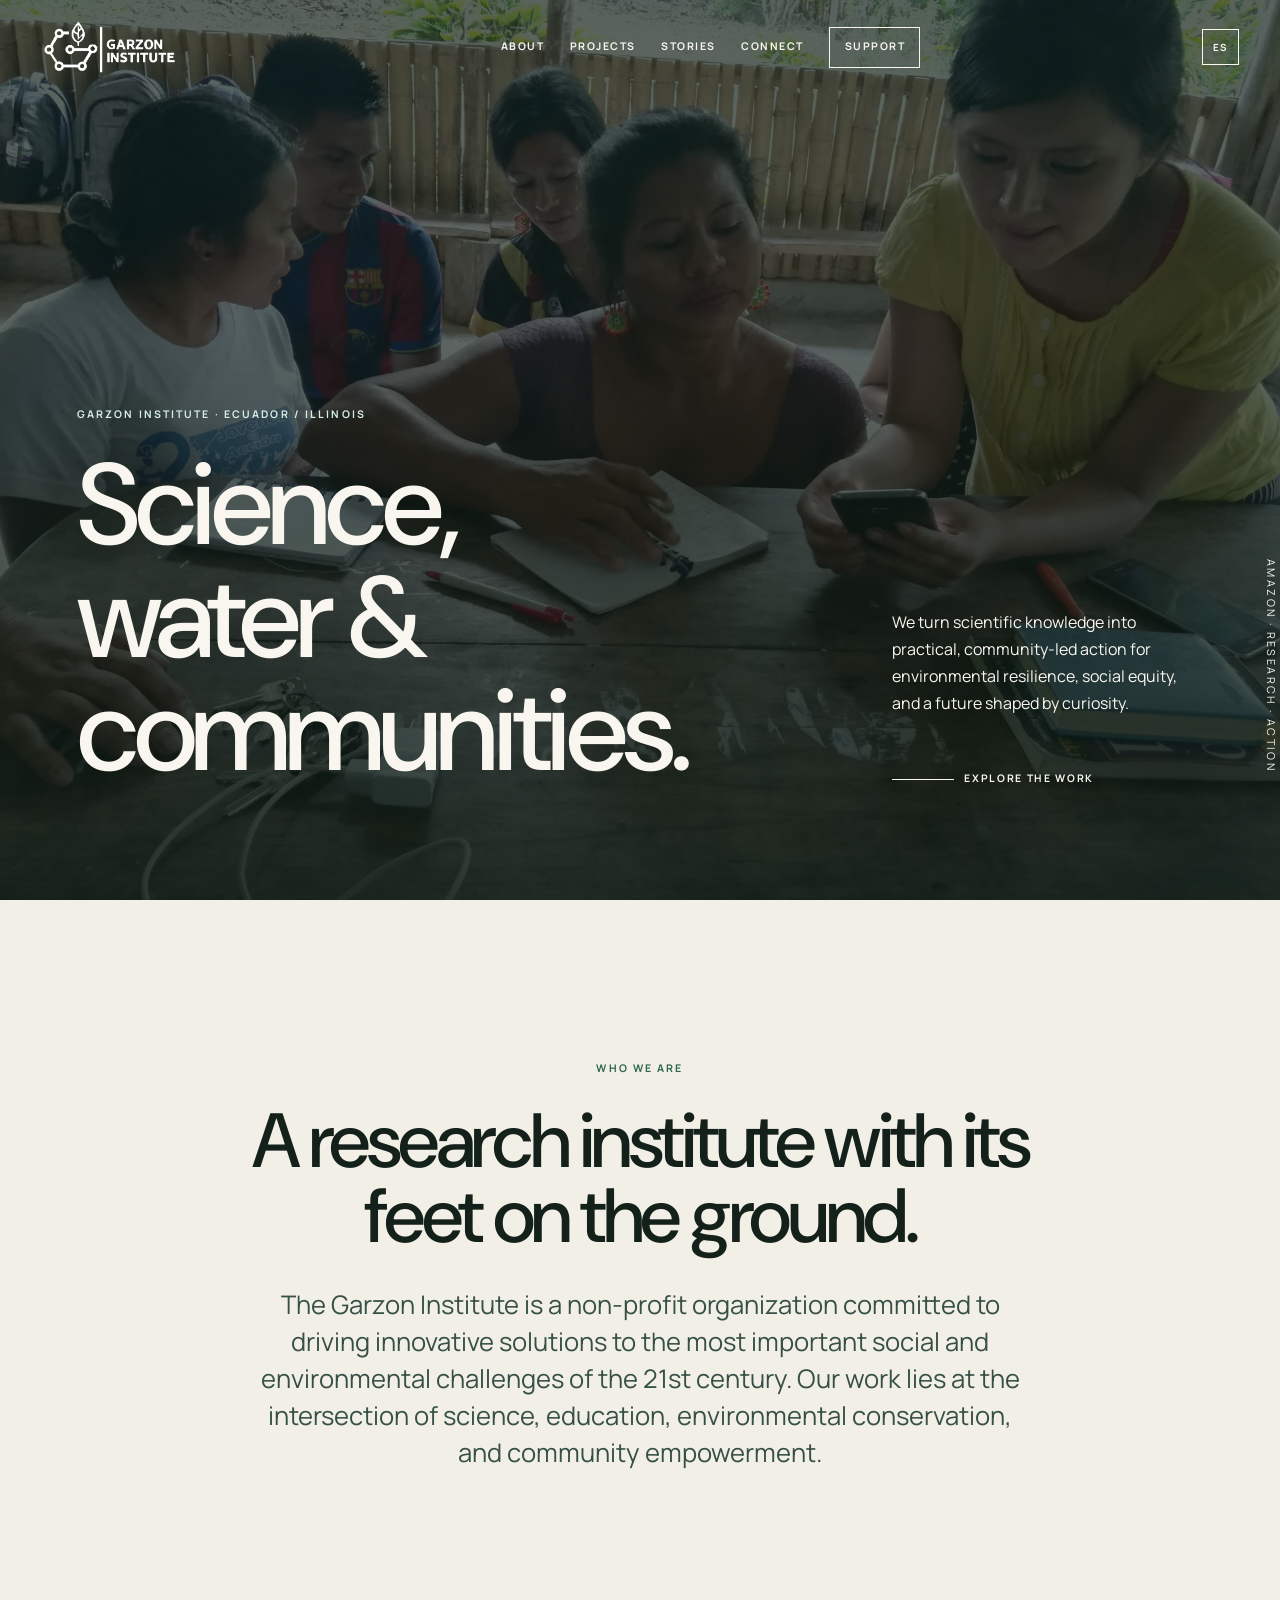
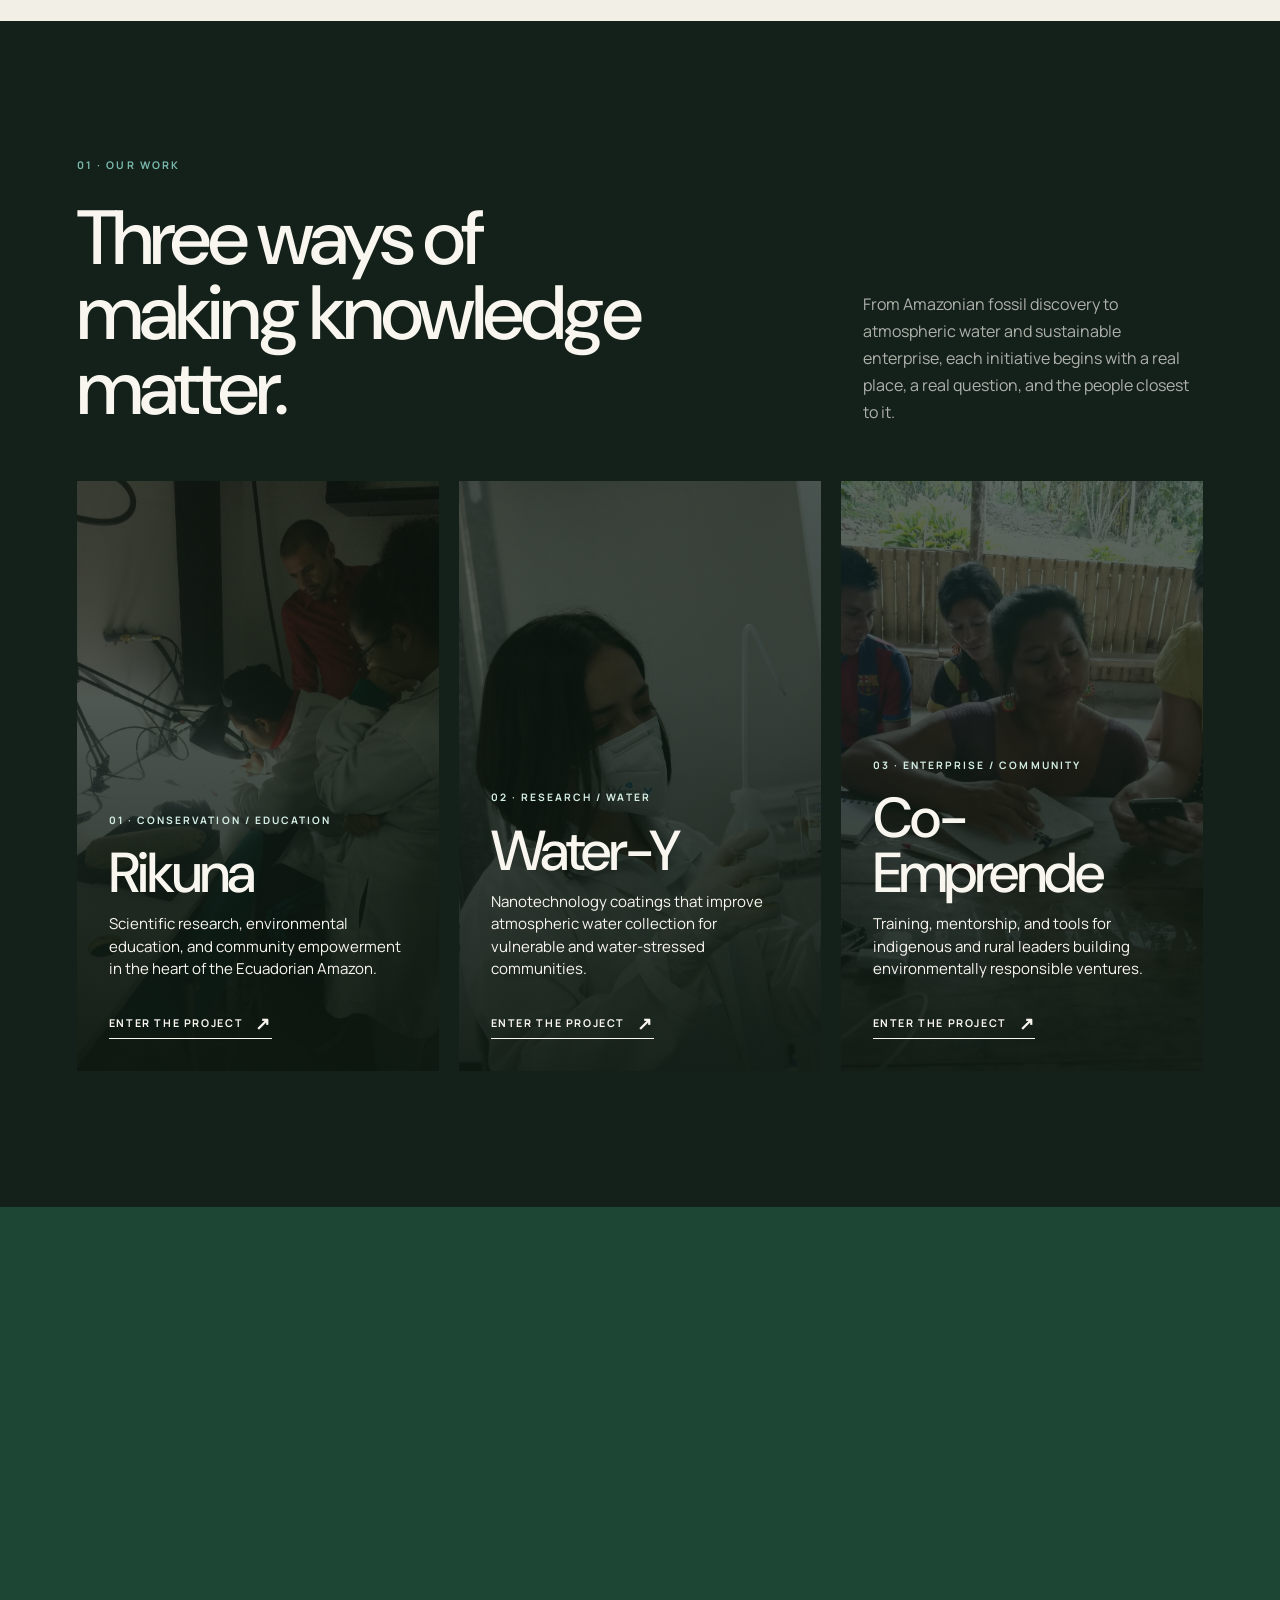
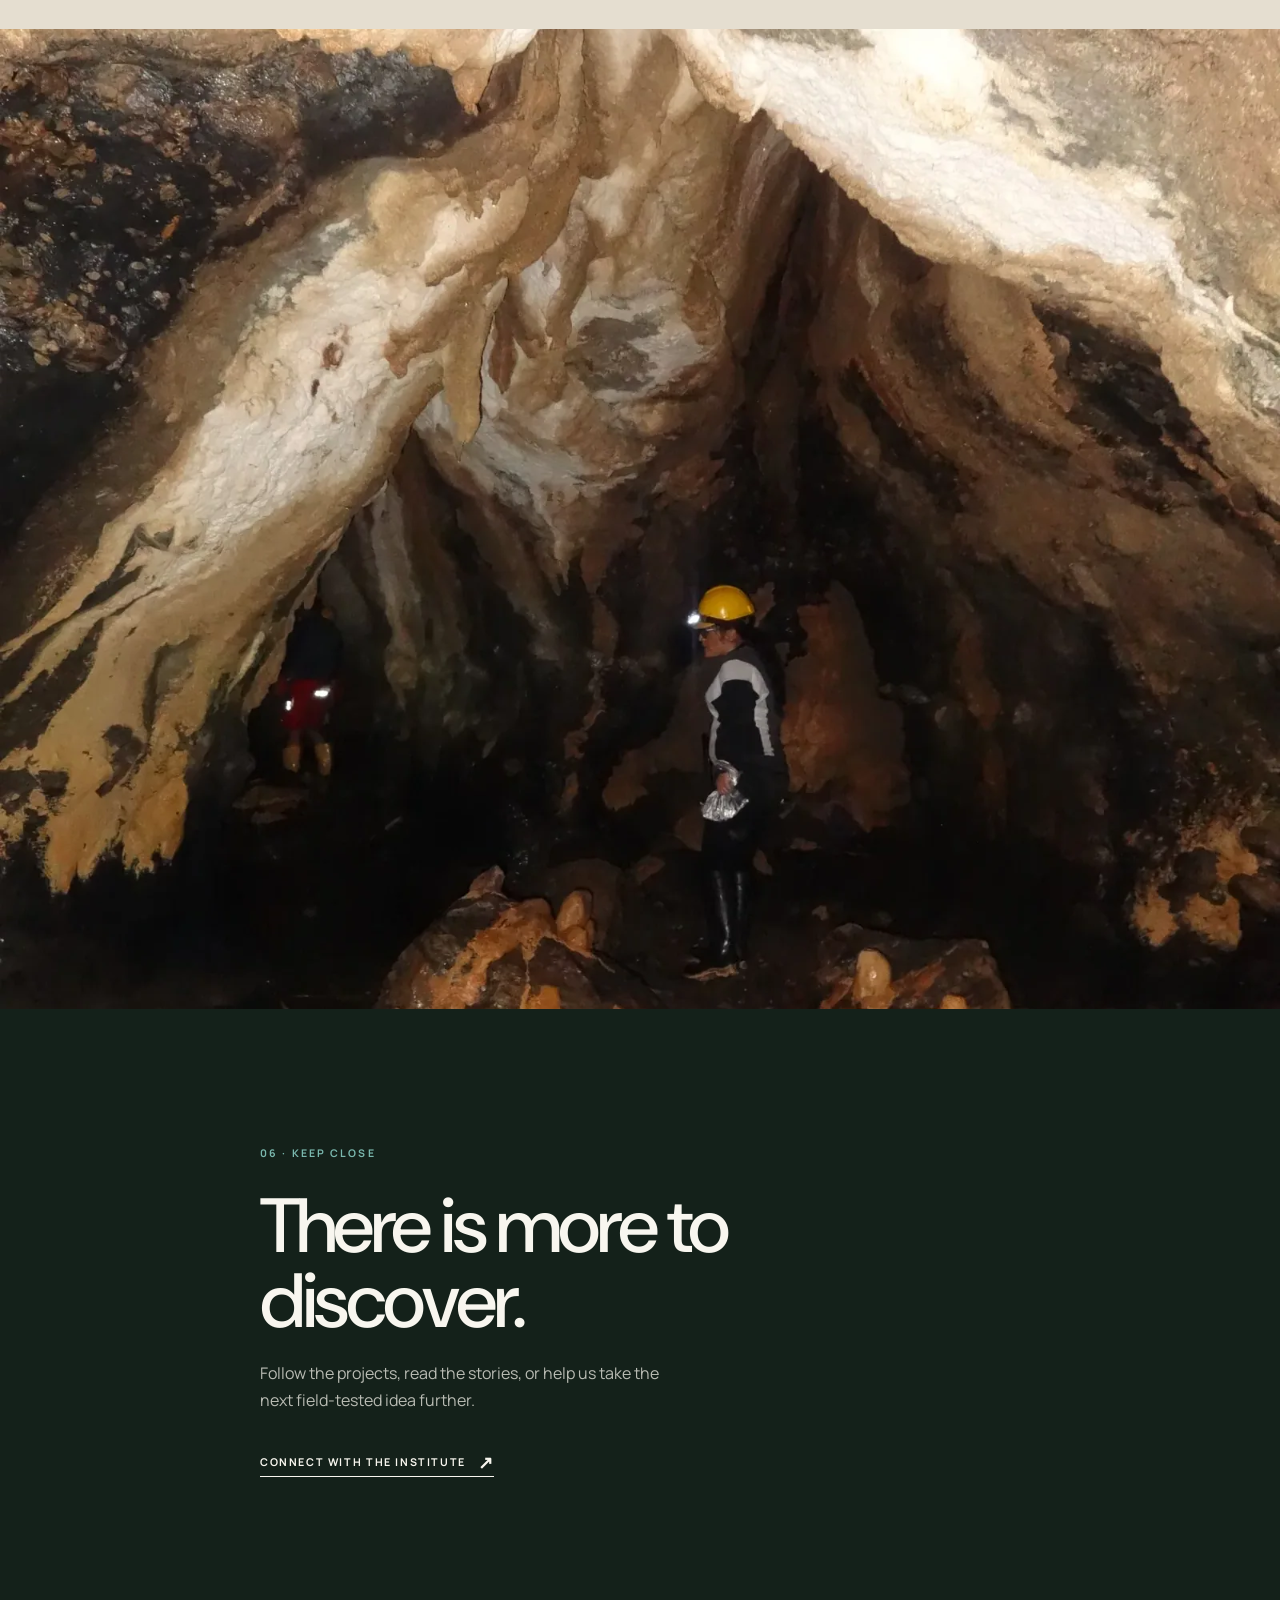
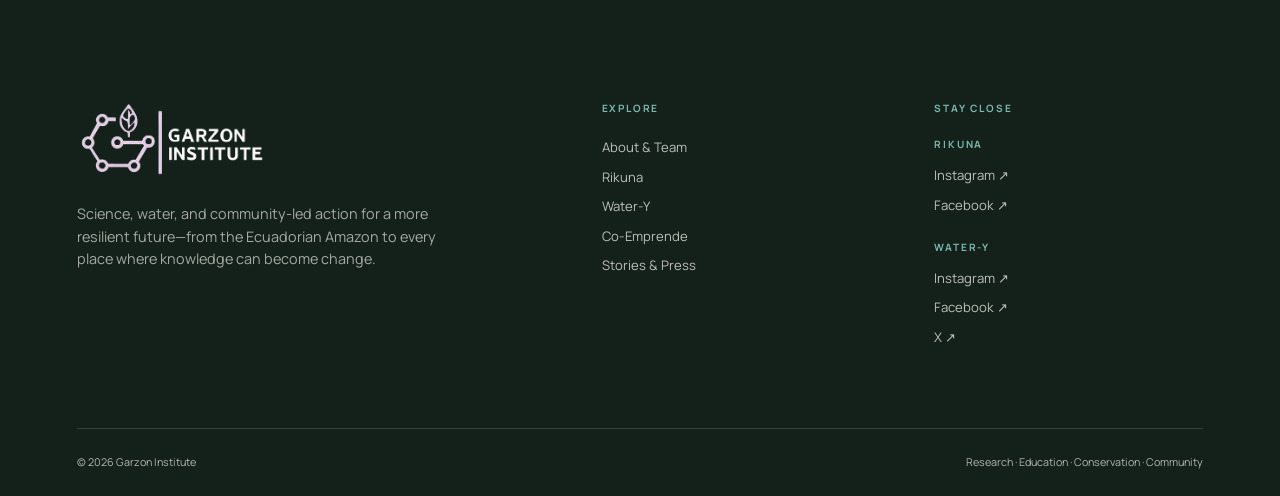
<file: index.html>
<!doctype html>
<html lang="en">
<head>
  <meta charset="utf-8">
  <meta name="viewport" content="width=device-width, initial-scale=1">
  <meta name="description" content="Garzon Institute connects science, water, conservation, education, and communities across Ecuador and beyond.">
  <title>Garzon Institute — Science, Water &amp; Communities</title>
  <link rel="stylesheet" href="css/styles.css?v=14">
</head>
<body data-page="home">
  <a class="skip-link" href="#main">Skip to content</a>
  <div data-site-header></div>

  <main id="main">
    <section class="hero">
      <img class="hero__media" src="assets/images/coemprende-03.webp" alt="Community members working together in the Ecuadorian Amazon" data-parallax>
      <div class="hero__veil"></div>
      <div class="container hero__content hero__content--split">
        <div>
          <div class="hero__kicker reveal">Garzon Institute · Ecuador / Illinois</div>
          <h1 class="hero__title reveal delay-1">Science,<br>water &amp;<br>communities.</h1>
        </div>
        <div class="reveal delay-2">
          <p class="hero__intro">We turn scientific knowledge into practical, community-led action for environmental resilience, social equity, and a future shaped by curiosity.</p>
          <a class="hero__hint" href="#projects"><span class="scroll-line"></span> Explore the work</a>
        </div>
      </div>
      <div class="hero__monogram">Amazon · Research · Action</div>
    </section>

    <section class="page-intro">
      <div class="page-intro__inner reveal">
        <div class="eyebrow">Who we are</div>
        <h2>A research institute with its feet on the ground.</h2>
        <p>The Garzon Institute is a non-profit organization committed to driving innovative solutions to the most important social and environmental challenges of the 21st century. Our work lies at the intersection of science, education, environmental conservation, and community empowerment.</p>
      </div>
    </section>

    <section class="section section--dark" id="projects">
      <div class="container">
        <div class="section-head reveal">
          <div>
            <div class="eyebrow eyebrow--light">01 · Our work</div>
            <h2>Three ways of<br>making knowledge matter.</h2>
          </div>
          <p>From Amazonian fossil discovery to atmospheric water and sustainable enterprise, each initiative begins with a real place, a real question, and the people closest to it.</p>
        </div>
        <div class="project-rail">
          <a class="project-panel reveal" href="rikuna.html">
            <img src="assets/images/rikuna-amazon-01.webp" alt="Community science workshop in the Ecuadorian Amazon" loading="lazy">
            <div class="project-panel__content">
              <div class="project-panel__tag">01 · Conservation / Education</div>
              <h3>Rikuna</h3>
              <p>Scientific research, environmental education, and community empowerment in the heart of the Ecuadorian Amazon.</p>
              <span class="link-arrow">Enter the project <span>↗</span></span>
            </div>
          </a>
          <a class="project-panel reveal delay-1" href="water-y.html">
            <img src="assets/images/watery-01.webp" alt="Water-Y researcher working with a laboratory sample" loading="lazy">
            <div class="project-panel__content">
              <div class="project-panel__tag">02 · Research / Water</div>
              <h3>Water-Y</h3>
              <p>Nanotechnology coatings that improve atmospheric water collection for vulnerable and water-stressed communities.</p>
              <span class="link-arrow">Enter the project <span>↗</span></span>
            </div>
          </a>
          <a class="project-panel reveal delay-2" href="co-emprende.html">
            <img src="assets/images/coemprende-03.webp" alt="Community members collaborating around a table" loading="lazy">
            <div class="project-panel__content">
              <div class="project-panel__tag">03 · Enterprise / Community</div>
              <h3>Co-Emprende</h3>
              <p>Training, mentorship, and tools for indigenous and rural leaders building environmentally responsible ventures.</p>
              <span class="link-arrow">Enter the project <span>↗</span></span>
            </div>
          </a>
        </div>
      </div>
    </section>

    <section class="manifesto">
      <p class="manifesto__text reveal">Knowledge is not an end point.<br>It is a way to <em>protect life.</em></p>
    </section>

    <section class="section section--mist signal-section">
      <div class="container">
        <div class="section-head reveal">
          <div>
            <div class="eyebrow">02 · Field signals</div>
            <h2>Two discoveries<br>that keep moving.</h2>
          </div>
          <p>The strongest stories connect evidence to people, place, and the next practical question.</p>
        </div>
        <div class="signal-grid">
          <article class="signal signal--fossil reveal">
            <div class="signal__media"><img src="assets/images/rikuna-amazon-02.webp" alt="Rikuna researchers working with a fossil discovery in the Ecuadorian Amazon" loading="lazy"></div>
            <div class="signal__copy">
              <div class="eyebrow">Rikuna / Evidence</div>
              <h3>Ecuador’s first mosasaur fossil.</h3>
              <p>One discovery placed Amazonian heritage on a wider scientific map and opened a longer conversation about place, memory, and stewardship.</p>
              <a class="link-arrow" href="news.html">Read the field story <span>↗</span></a>
            </div>
          </article>
          <article class="signal signal--water reveal delay-1">
            <div class="signal__copy">
              <div class="eyebrow">Water-Y / Technology</div>
              <h3>Turning humidity into possibility.</h3>
              <p>Water-Y develops nanotechnology coatings that improve atmospheric water collection, bringing a scientific response closer to communities facing water stress.</p>
              <a class="link-arrow" href="water-y.html">Explore Water-Y <span>↗</span></a>
            </div>
            <div class="signal__media"><img src="assets/images/watery-02.webp" alt="Water-Y researchers working together in the laboratory" loading="lazy"></div>
          </article>
        </div>
      </div>
    </section>

    <section class="section section--paper-deep compact-link-section">
      <div class="container compact-link">
        <div class="reveal">
          <div class="eyebrow">05 · Partners &amp; collaborators</div>
          <h2>Built through<br>relationships.</h2>
        </div>
        <div class="compact-link__copy reveal delay-1">
          <p>Across universities, communities, NGOs, and research institutions, the Institute builds relationships that let each project travel further without losing its local meaning.</p>
          <a class="link-arrow" href="about.html#partners">See the full collaborator list <span>↗</span></a>
        </div>
      </div>
    </section>

    <section class="image-bleed image-bleed--tall cave-photo">
      <img src="assets/images/rikuna-amazon-04.webp" alt="Inside a cave in the Ecuadorian Amazon" loading="lazy">
    </section>

    <section class="section section--dark closing-section">
      <div class="container closing-section__inner reveal">
        <div class="eyebrow eyebrow--light">06 · Keep close</div>
        <h2>There is more to discover.</h2>
        <p>Follow the projects, read the stories, or help us take the next field-tested idea further.</p>
        <a class="link-arrow" href="connect.html">Connect with the institute <span>↗</span></a>
      </div>
    </section>
  </main>

  <div data-site-footer></div>
  <script src="js/i18n.js?v=11"></script>
  <script src="js/site.js?v=9"></script>
</body>
</html>
</file>
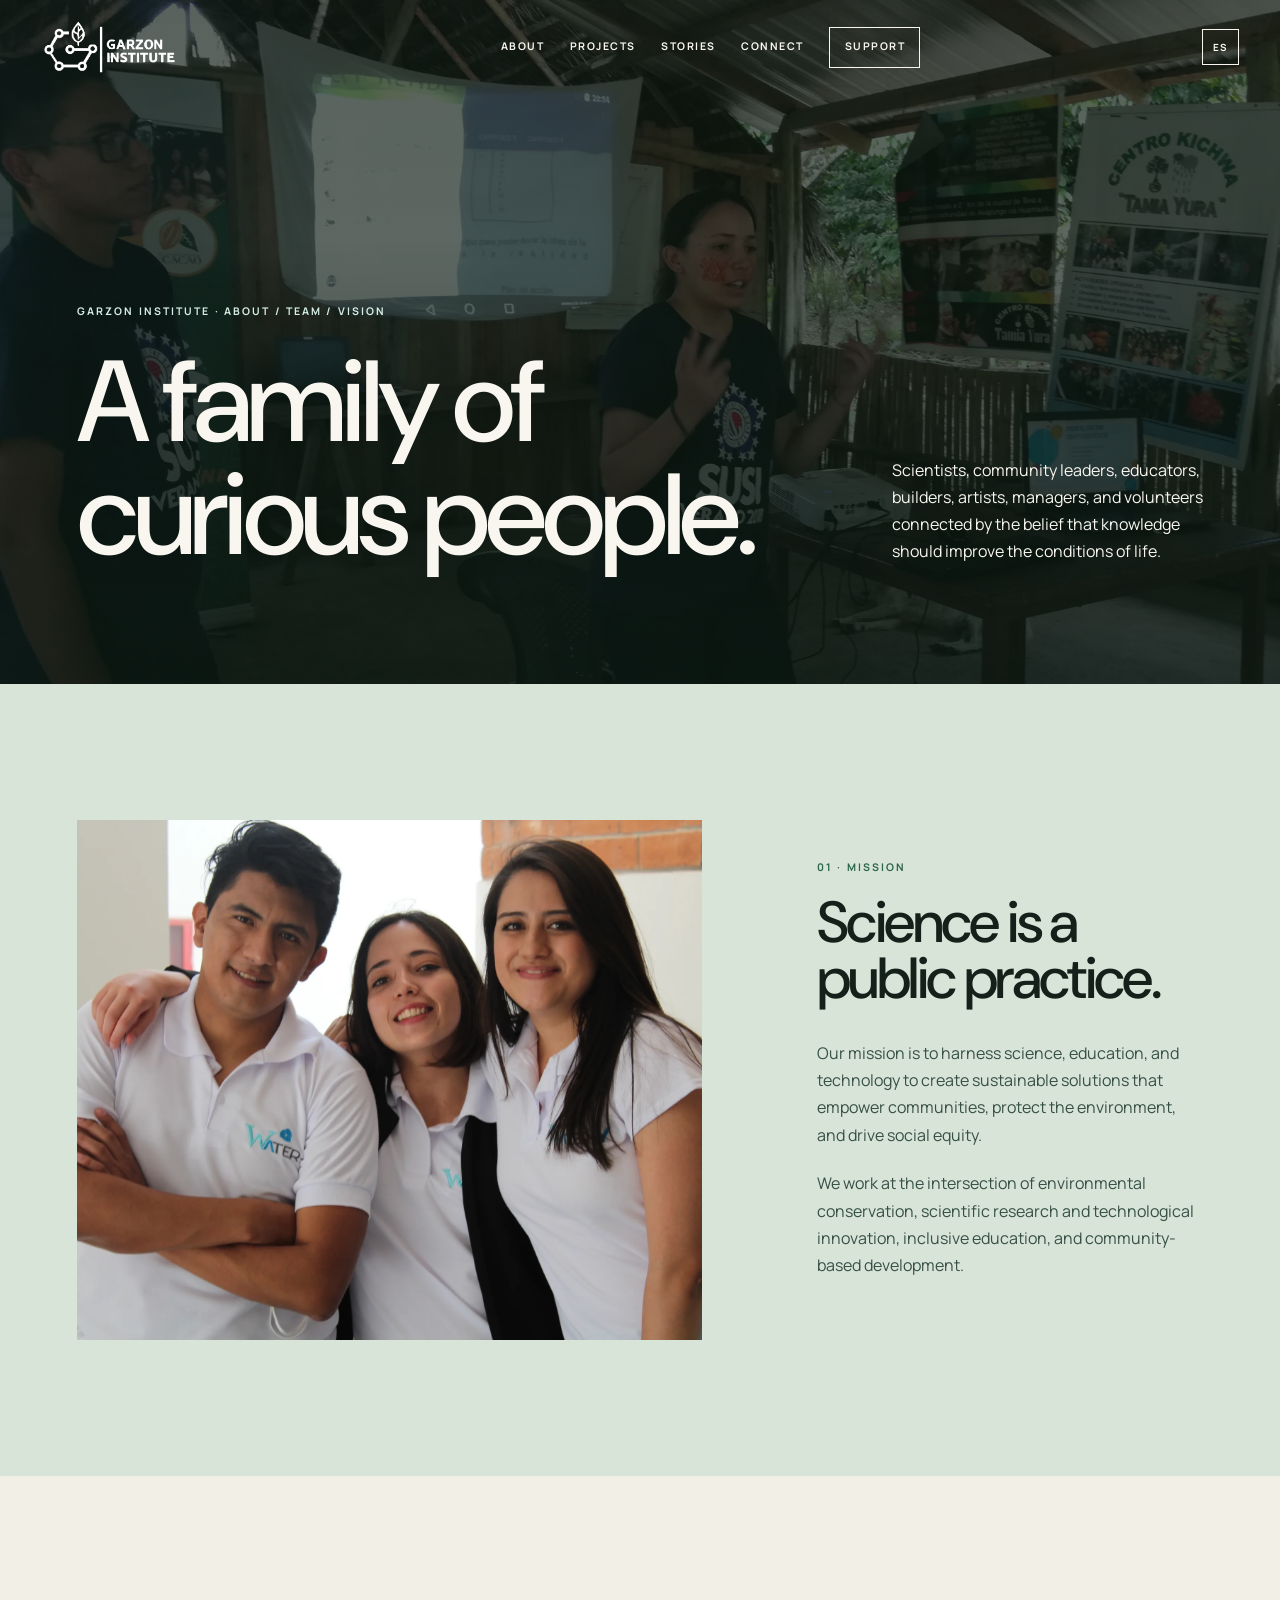
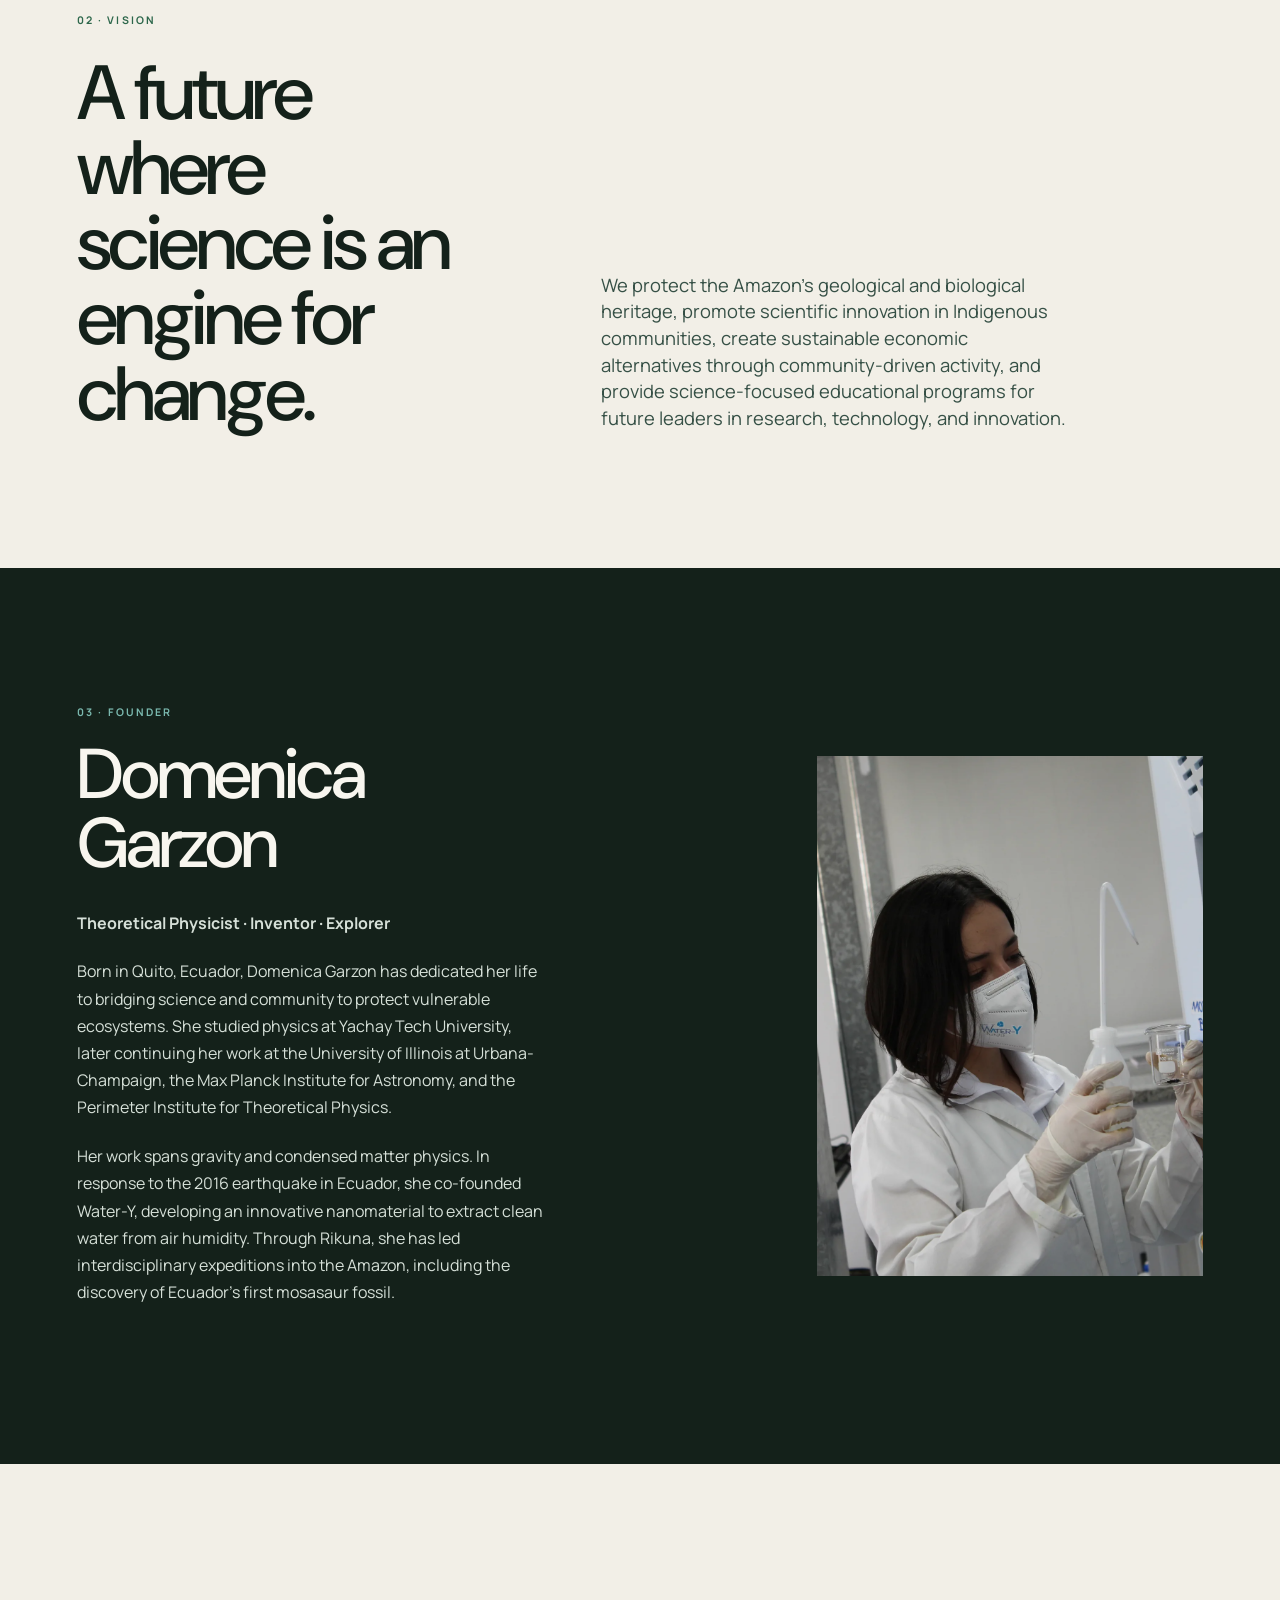
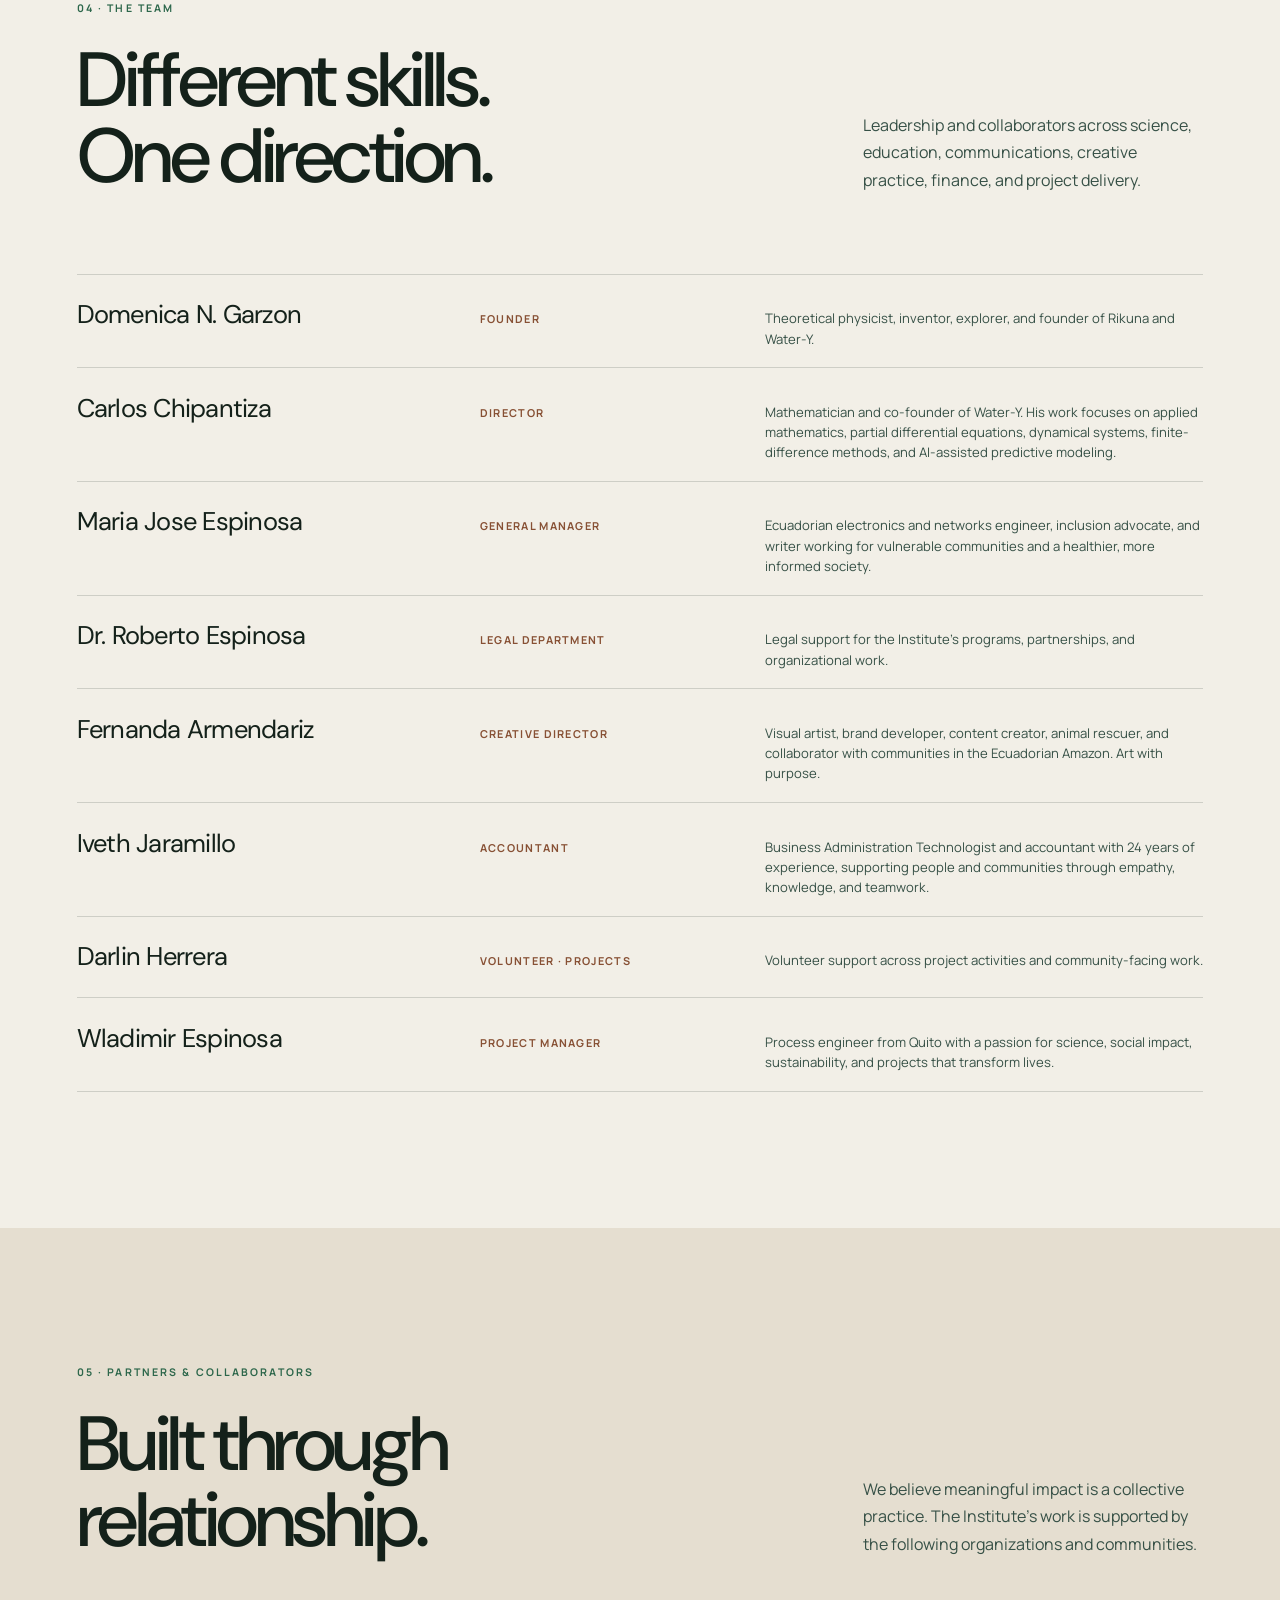
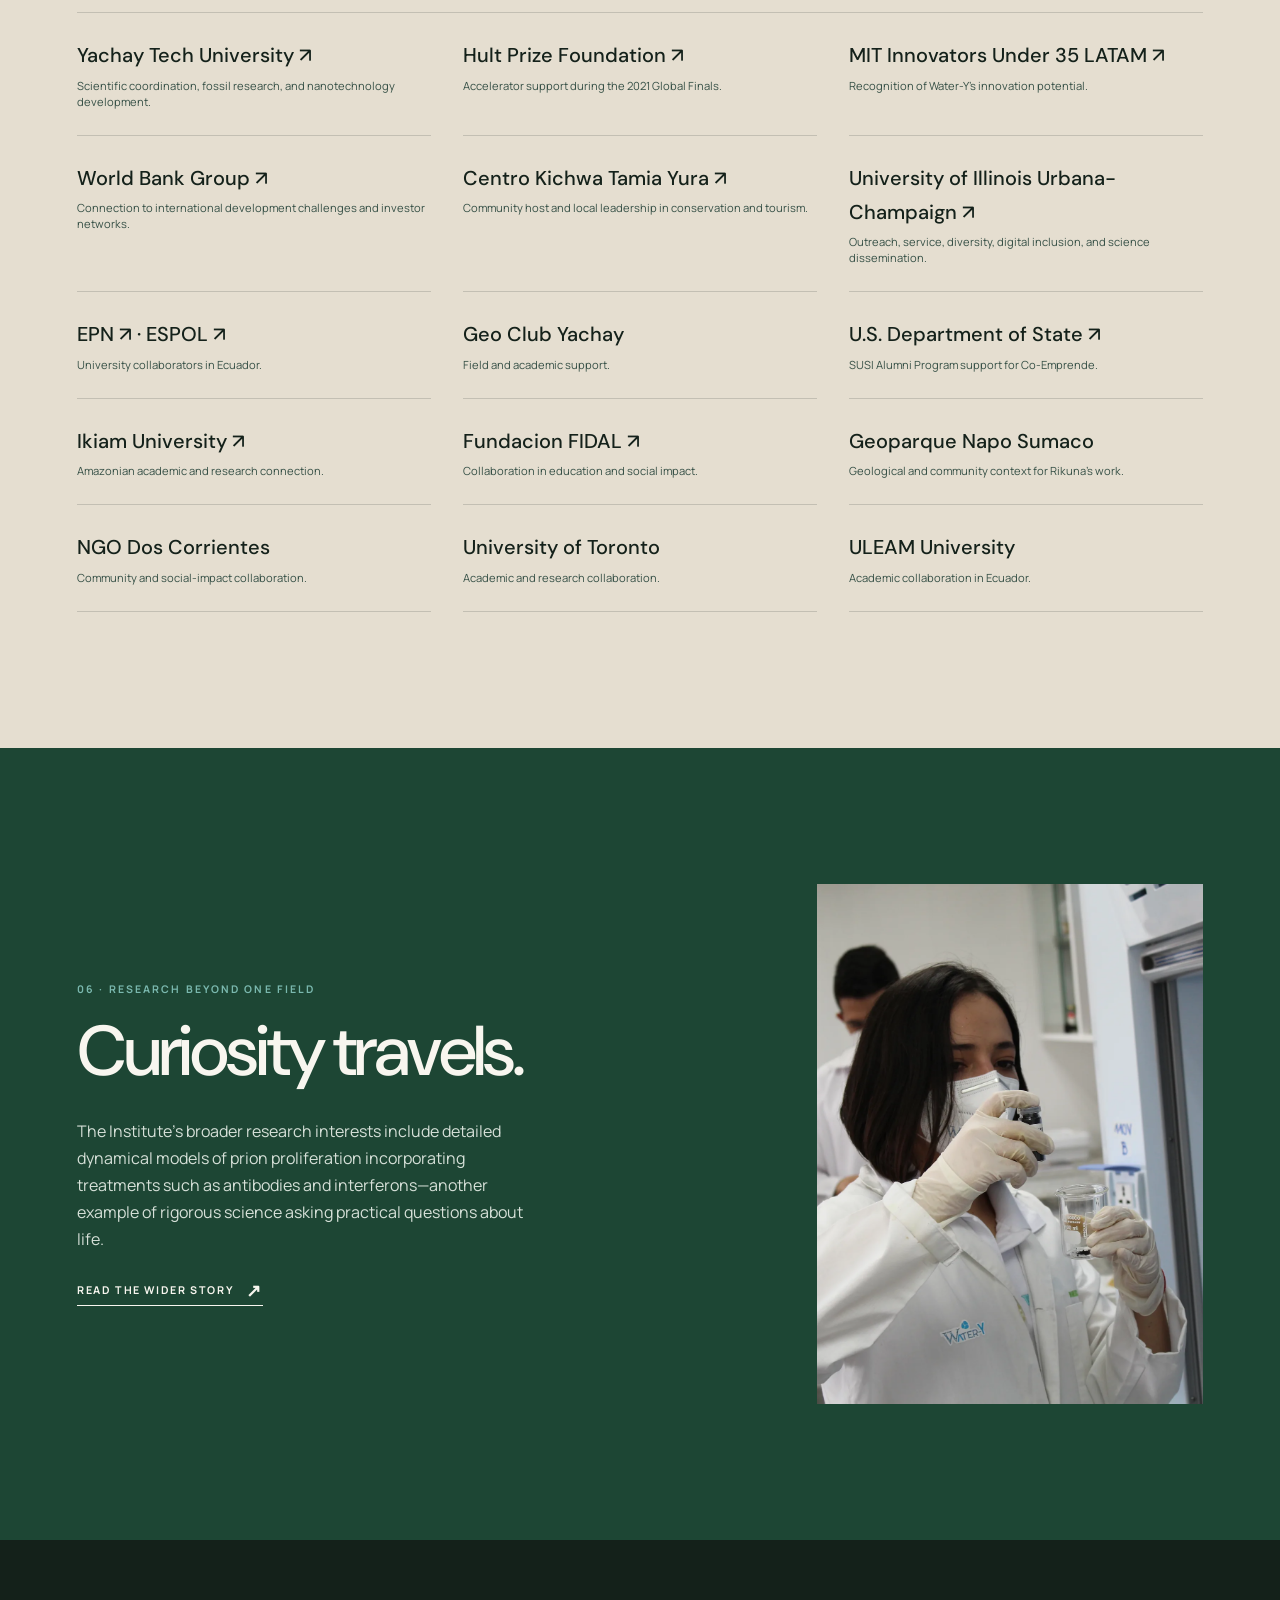
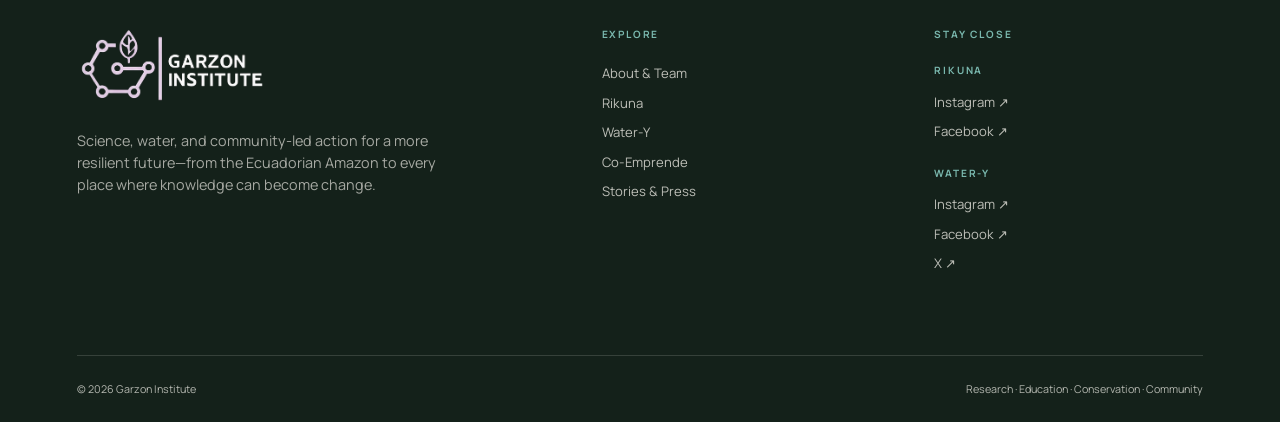
<file: about.html>
<!doctype html>
<html lang="en">
<head>
  <meta charset="utf-8">
  <meta name="viewport" content="width=device-width, initial-scale=1">
  <meta name="description" content="Meet the Garzon Institute team, mission, vision, and network of collaborators.">
  <title>About &amp; Team — Garzon Institute</title>
  <link rel="stylesheet" href="css/styles.css?v=14">
</head>
<body data-page="about">
  <a class="skip-link" href="#main">Skip to content</a>
  <div data-site-header></div>
  <main id="main">
    <section class="hero hero--short">
      <img class="hero__media" src="assets/images/coemprende-01.webp" alt="Community workshop in the Ecuadorian Amazon" data-parallax>
      <div class="hero__veil"></div>
      <div class="container hero__content hero__content--split">
        <div><div class="hero__kicker reveal">Garzon Institute · About / Team / Vision</div><h1 class="hero__title reveal delay-1">A family of<br>curious people.</h1></div>
        <div class="reveal delay-2"><p class="hero__intro">Scientists, community leaders, educators, builders, artists, managers, and volunteers connected by the belief that knowledge should improve the conditions of life.</p></div>
      </div>
    </section>

    <section class="section section--mist">
      <div class="container chapter">
        <div class="chapter__media reveal"><img src="assets/images/watery-03.webp" alt="Members of the Water-Y team" loading="lazy"></div>
        <div class="chapter__copy reveal delay-1">
          <div class="eyebrow">01 · Mission</div>
          <h2>Science is a public practice.</h2>
          <p>Our mission is to harness science, education, and technology to create sustainable solutions that empower communities, protect the environment, and drive social equity.</p>
          <p>We work at the intersection of environmental conservation, scientific research and technological innovation, inclusive education, and community-based development.</p>
        </div>
      </div>
    </section>

    <section class="section">
      <div class="container people-intro">
        <div class="reveal"><div class="eyebrow">02 · Vision</div><h2>A future where science is an engine for change.</h2></div>
        <p class="reveal delay-1">We protect the Amazon’s geological and biological heritage, promote scientific innovation in Indigenous communities, create sustainable economic alternatives through community-driven activity, and provide science-focused educational programs for future leaders in research, technology, and innovation.</p>
      </div>
    </section>

    <section class="section section--dark">
      <div class="container chapter">
        <div class="chapter__copy reveal">
          <div class="eyebrow eyebrow--light">03 · Founder</div>
          <h2>Domenica Garzon</h2>
          <p><strong>Theoretical Physicist · Inventor · Explorer</strong></p>
          <p>Born in Quito, Ecuador, Domenica Garzon has dedicated her life to bridging science and community to protect vulnerable ecosystems. She studied physics at Yachay Tech University, later continuing her work at the University of Illinois at Urbana-Champaign, the Max Planck Institute for Astronomy, and the Perimeter Institute for Theoretical Physics.</p>
          <p>Her work spans gravity and condensed matter physics. In response to the 2016 earthquake in Ecuador, she co-founded Water-Y, developing an innovative nanomaterial to extract clean water from air humidity. Through Rikuna, she has led interdisciplinary expeditions into the Amazon, including the discovery of Ecuador’s first mosasaur fossil.</p>
        </div>
        <div class="chapter__media reveal delay-1"><img src="assets/images/watery-01.webp" alt="Researcher working with a sample in a laboratory" loading="lazy"></div>
      </div>
    </section>

    <section class="section" id="team">
      <div class="container">
        <div class="section-head reveal"><div><div class="eyebrow">04 · The team</div><h2>Different skills.<br>One direction.</h2></div><p>Leadership and collaborators across science, education, communications, creative practice, finance, and project delivery.</p></div>
        <div class="team-list reveal">
          <div class="team-member"><div class="team-member__name">Domenica N. Garzon</div><div class="team-member__role">Founder</div><p class="team-member__bio">Theoretical physicist, inventor, explorer, and founder of Rikuna and Water-Y.</p></div>
          <div class="team-member"><div class="team-member__name">Carlos Chipantiza</div><div class="team-member__role">Director</div><p class="team-member__bio">Mathematician and co-founder of Water-Y. His work focuses on applied mathematics, partial differential equations, dynamical systems, finite-difference methods, and AI-assisted predictive modeling.</p></div>
          <div class="team-member"><div class="team-member__name">Maria Jose Espinosa</div><div class="team-member__role">General Manager</div><p class="team-member__bio">Ecuadorian electronics and networks engineer, inclusion advocate, and writer working for vulnerable communities and a healthier, more informed society.</p></div>
          <div class="team-member"><div class="team-member__name">Dr. Roberto Espinosa</div><div class="team-member__role">Legal Department</div><p class="team-member__bio">Legal support for the Institute’s programs, partnerships, and organizational work.</p></div>
          <div class="team-member"><div class="team-member__name">Fernanda Armendariz</div><div class="team-member__role">Creative Director</div><p class="team-member__bio">Visual artist, brand developer, content creator, animal rescuer, and collaborator with communities in the Ecuadorian Amazon. Art with purpose.</p></div>
          <div class="team-member"><div class="team-member__name">Iveth Jaramillo</div><div class="team-member__role">Accountant</div><p class="team-member__bio">Business Administration Technologist and accountant with 24 years of experience, supporting people and communities through empathy, knowledge, and teamwork.</p></div>
          <div class="team-member"><div class="team-member__name">Darlin Herrera</div><div class="team-member__role">Volunteer · Projects</div><p class="team-member__bio">Volunteer support across project activities and community-facing work.</p></div>
          <div class="team-member"><div class="team-member__name">Wladimir Espinosa</div><div class="team-member__role">Project Manager</div><p class="team-member__bio">Process engineer from Quito with a passion for science, social impact, sustainability, and projects that transform lives.</p></div>
        </div>
      </div>
    </section>

    <section class="section section--paper-deep" id="partners">
      <div class="container">
        <div class="section-head reveal"><div><div class="eyebrow">05 · Partners &amp; collaborators</div><h2>Built through<br>relationship.</h2></div><p>We believe meaningful impact is a collective practice. The Institute’s work is supported by the following organizations and communities.</p></div>
        <div class="partner-list reveal">
          <div class="partner"><strong><a href="https://yachaytech.edu.ec/en/" target="_blank" rel="noopener">Yachay Tech University ↗</a></strong><span>Scientific coordination, fossil research, and nanotechnology development.</span></div>
          <div class="partner"><strong><a href="https://www.hultprize.org/" target="_blank" rel="noopener">Hult Prize Foundation ↗</a></strong><span>Accelerator support during the 2021 Global Finals.</span></div>
          <div class="partner"><strong><a href="https://www.innovatorsunder35.com/the-list/?edition=latam" target="_blank" rel="noopener">MIT Innovators Under 35 LATAM ↗</a></strong><span>Recognition of Water-Y’s innovation potential.</span></div>
          <div class="partner"><strong><a href="https://www.worldbank.org/" target="_blank" rel="noopener">World Bank Group ↗</a></strong><span>Connection to international development challenges and investor networks.</span></div>
          <div class="partner"><strong><a href="https://tamiayura.wordpress.com/" target="_blank" rel="noopener">Centro Kichwa Tamia Yura ↗</a></strong><span>Community host and local leadership in conservation and tourism.</span></div>
          <div class="partner"><strong><a href="https://illinois.edu/" target="_blank" rel="noopener">University of Illinois Urbana-Champaign ↗</a></strong><span>Outreach, service, diversity, digital inclusion, and science dissemination.</span></div>
          <div class="partner"><strong><a href="https://www.epn.edu.ec/" target="_blank" rel="noopener">EPN ↗</a> · <a href="https://www.espol.edu.ec/" target="_blank" rel="noopener">ESPOL ↗</a></strong><span>University collaborators in Ecuador.</span></div>
          <div class="partner"><strong>Geo Club Yachay</strong><span>Field and academic support.</span></div>
          <div class="partner"><strong><a href="https://eca.state.gov/programs-initiatives/study-us/international-exchange-alumni" target="_blank" rel="noopener">U.S. Department of State ↗</a></strong><span>SUSI Alumni Program support for Co-Emprende.</span></div>
          <div class="partner"><strong><a href="https://www.ikiam.edu.ec/" target="_blank" rel="noopener">Ikiam University ↗</a></strong><span>Amazonian academic and research connection.</span></div>
          <div class="partner"><strong><a href="https://www.fidal-amlat.org/" target="_blank" rel="noopener">Fundacion FIDAL ↗</a></strong><span>Collaboration in education and social impact.</span></div>
          <div class="partner"><strong>Geoparque Napo Sumaco</strong><span>Geological and community context for Rikuna’s work.</span></div>
          <div class="partner"><strong>NGO Dos Corrientes</strong><span>Community and social-impact collaboration.</span></div>
          <div class="partner"><strong>University of Toronto</strong><span>Academic and research collaboration.</span></div>
          <div class="partner"><strong>ULEAM University</strong><span>Academic collaboration in Ecuador.</span></div>
        </div>
      </div>
    </section>

    <section class="section section--forest">
      <div class="container chapter">
        <div class="chapter__copy reveal"><div class="eyebrow eyebrow--light">06 · Research beyond one field</div><h2>Curiosity travels.</h2><p>The Institute’s broader research interests include detailed dynamical models of prion proliferation incorporating treatments such as antibodies and interferons—another example of rigorous science asking practical questions about life.</p><a class="link-arrow" href="news.html">Read the wider story <span>↗</span></a></div>
        <div class="chapter__media reveal delay-1"><img src="assets/images/rikuna-lab-1.webp" alt="Researcher working in the laboratory" loading="lazy"></div>
      </div>
    </section>
  </main>
  <div data-site-footer></div>
  <script src="js/i18n.js?v=11"></script>
  <script src="js/site.js?v=9"></script>
</body>
</html>
</file>
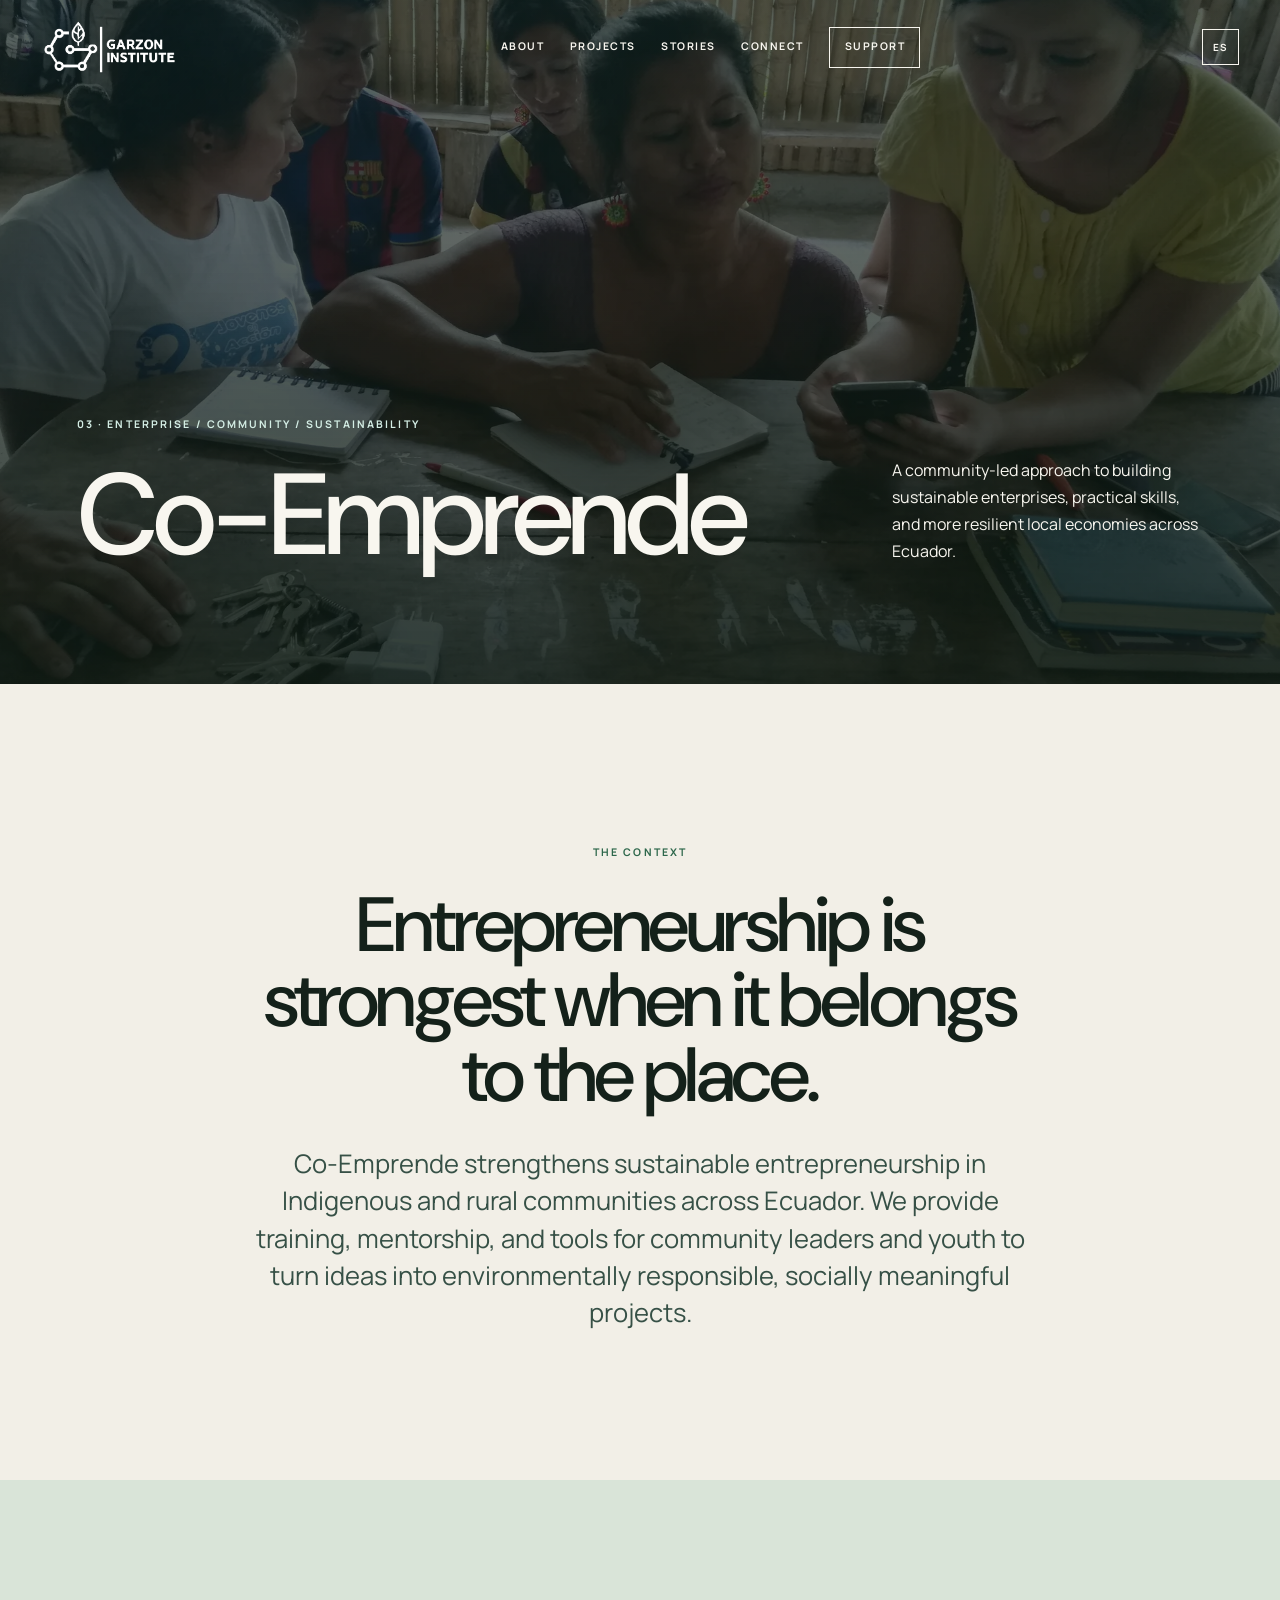
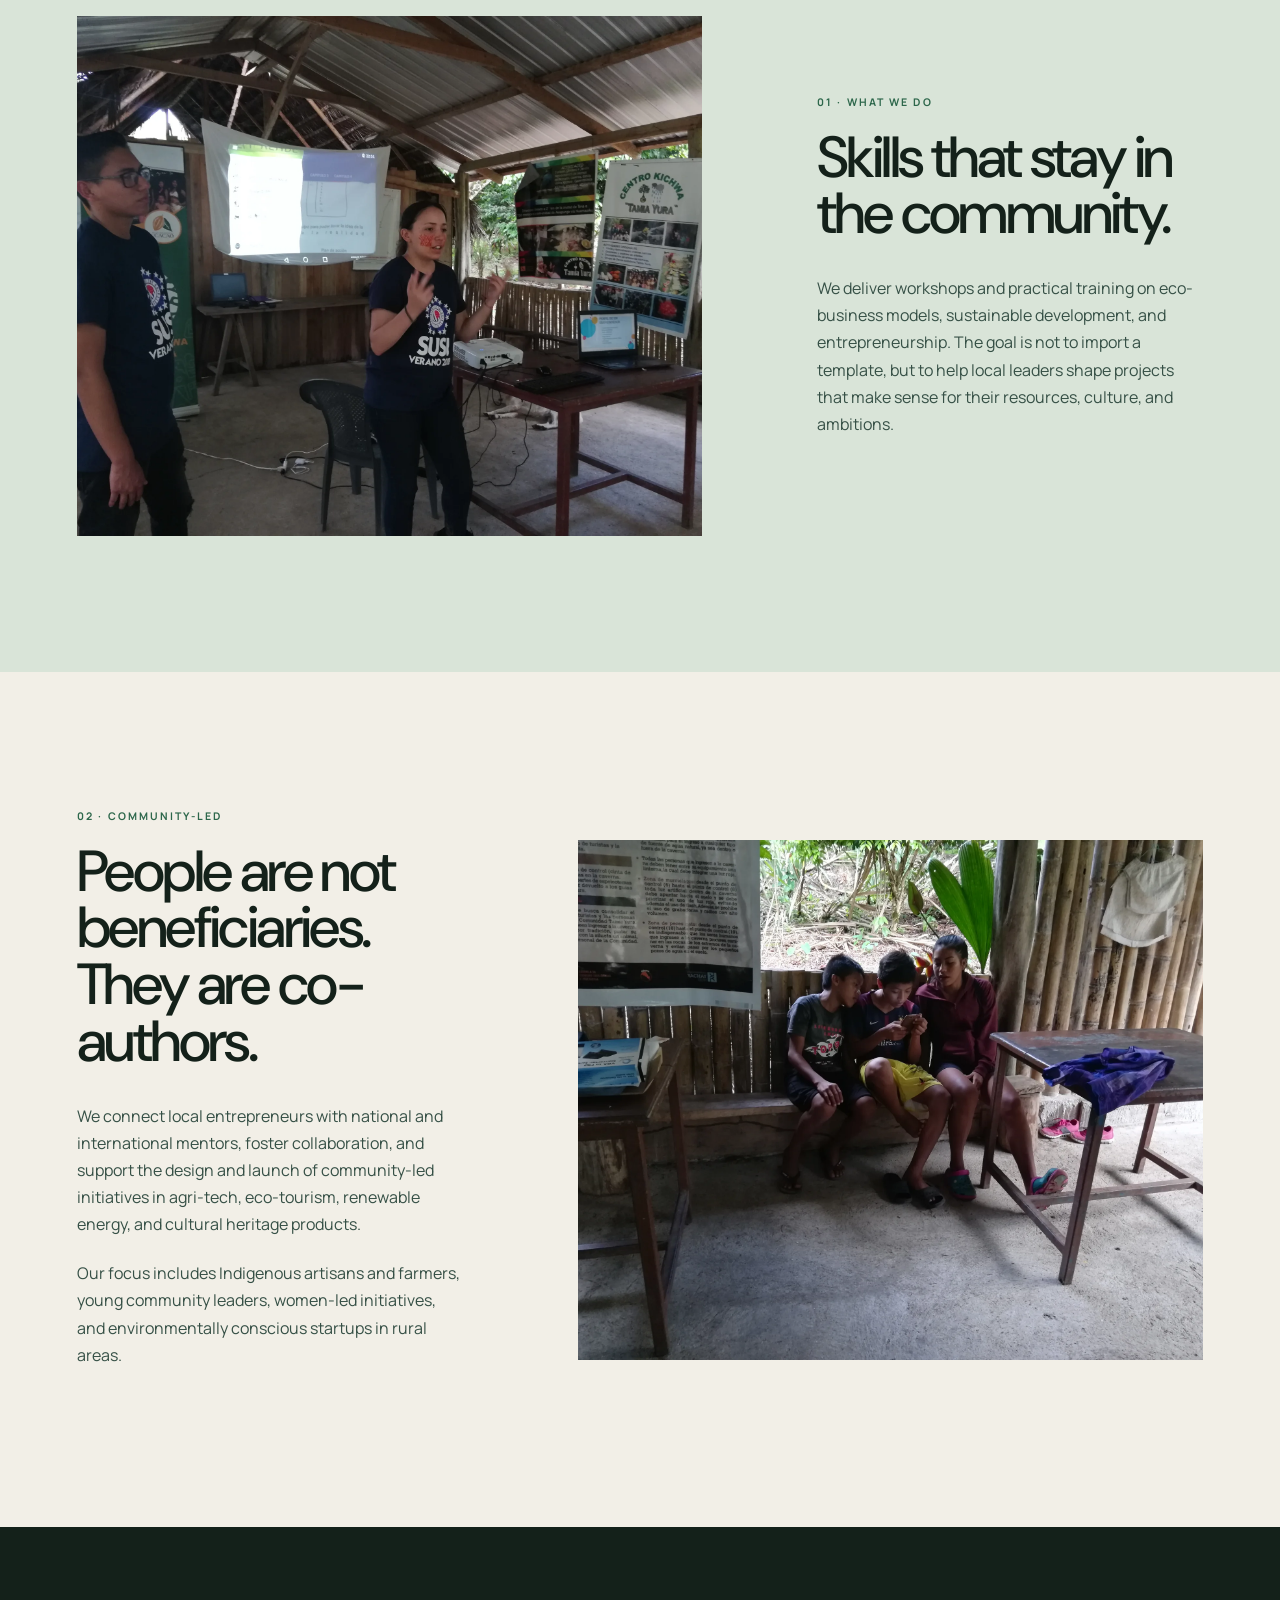
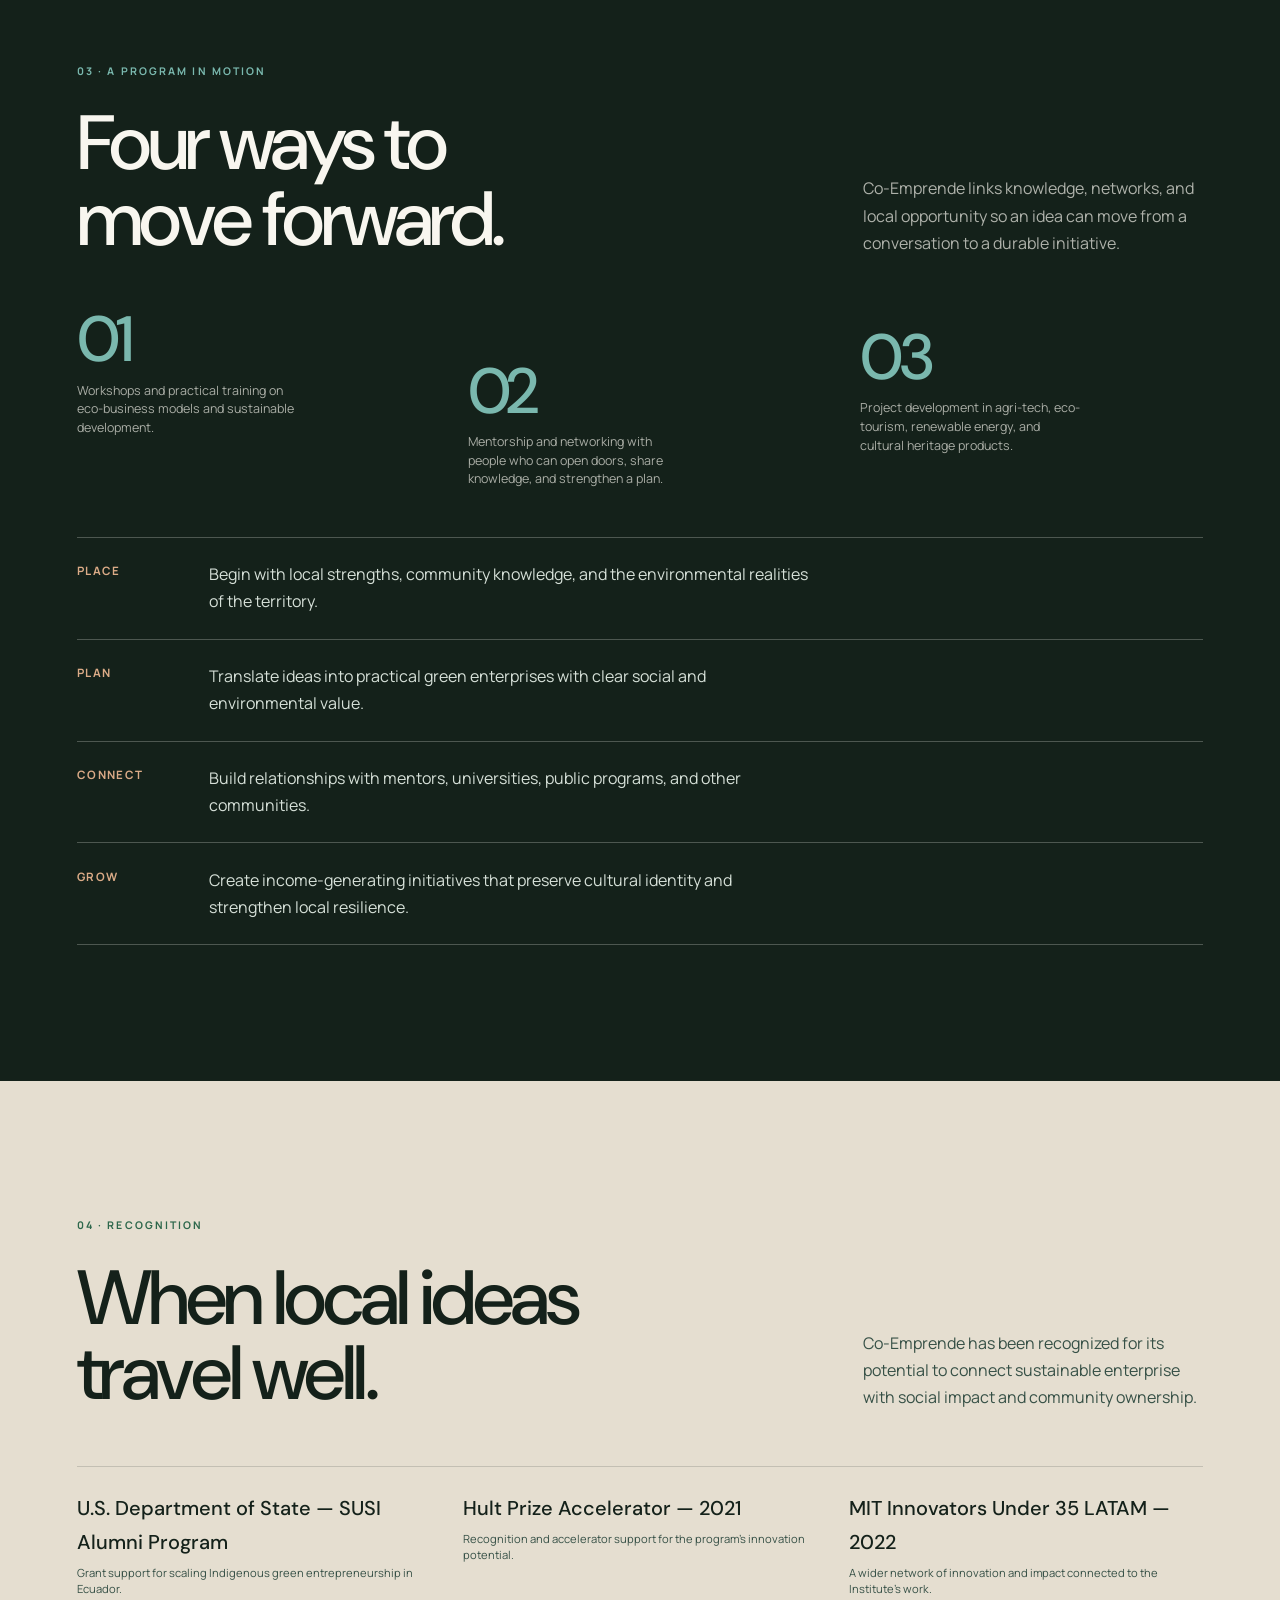
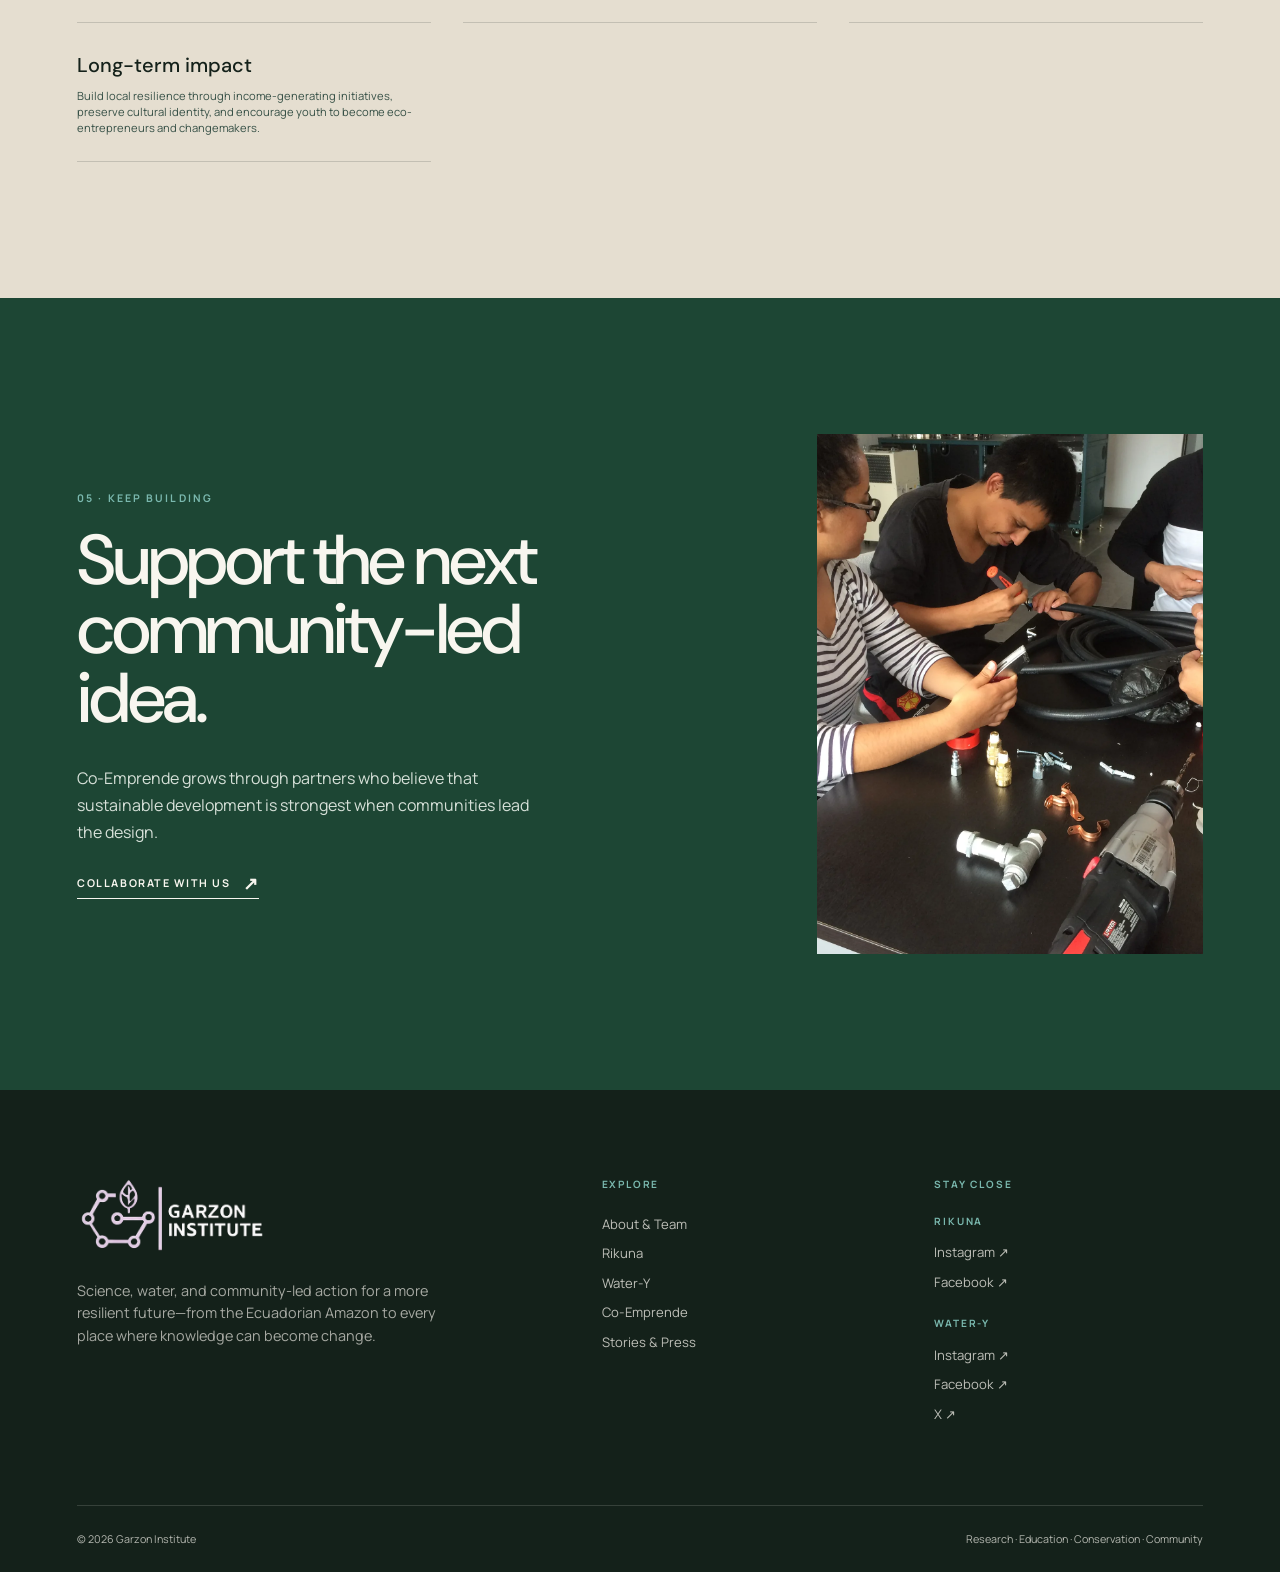
<file: co-emprende.html>
<!doctype html>
<html lang="en">
<head>
  <meta charset="utf-8">
  <meta name="viewport" content="width=device-width, initial-scale=1">
  <meta name="description" content="Co-Emprende strengthens sustainable entrepreneurship in Indigenous and rural communities across Ecuador.">
  <title>Co-Emprende — Garzon Institute</title>
  <link rel="stylesheet" href="css/styles.css?v=14">
</head>
<body data-page="co-emprende">
  <a class="skip-link" href="#main">Skip to content</a>
  <div data-site-header></div>
  <main id="main">
    <section class="hero hero--short">
      <img class="hero__media" src="assets/images/coemprende-03.webp" alt="Community members collaborating around a table" data-parallax>
      <div class="hero__veil"></div>
      <div class="container hero__content hero__content--split">
        <div><div class="hero__kicker reveal">03 · Enterprise / Community / Sustainability</div><h1 class="hero__title reveal delay-1">Co-Emprende</h1></div>
        <div class="reveal delay-2"><p class="hero__intro">A community-led approach to building sustainable enterprises, practical skills, and more resilient local economies across Ecuador.</p></div>
      </div>
    </section>

    <section class="page-intro">
      <div class="page-intro__inner reveal">
        <div class="eyebrow">The context</div>
        <h2>Entrepreneurship is strongest when it belongs to the place.</h2>
        <p>Co-Emprende strengthens sustainable entrepreneurship in Indigenous and rural communities across Ecuador. We provide training, mentorship, and tools for community leaders and youth to turn ideas into environmentally responsible, socially meaningful projects.</p>
      </div>
    </section>

    <section class="section section--mist">
      <div class="container chapter">
        <div class="chapter__media reveal"><img src="assets/images/coemprende-01.webp" alt="Young people learning together in an Amazonian community space" loading="lazy"></div>
        <div class="chapter__copy reveal delay-1">
          <div class="eyebrow">01 · What we do</div>
          <h2>Skills that stay in the community.</h2>
          <p>We deliver workshops and practical training on eco-business models, sustainable development, and entrepreneurship. The goal is not to import a template, but to help local leaders shape projects that make sense for their resources, culture, and ambitions.</p>
        </div>
      </div>
    </section>

    <section class="section">
      <div class="container chapter chapter--reverse">
        <div class="chapter__media reveal"><img src="assets/images/coemprende-02.webp" alt="Community learning and collaboration in a rural setting" loading="lazy"></div>
        <div class="chapter__copy reveal delay-1">
          <div class="eyebrow">02 · Community-led</div>
          <h2>People are not beneficiaries. They are co-authors.</h2>
          <p>We connect local entrepreneurs with national and international mentors, foster collaboration, and support the design and launch of community-led initiatives in agri-tech, eco-tourism, renewable energy, and cultural heritage products.</p>
          <p>Our focus includes Indigenous artisans and farmers, young community leaders, women-led initiatives, and environmentally conscious startups in rural areas.</p>
        </div>
      </div>
    </section>

    <section class="section section--dark">
      <div class="container">
        <div class="section-head reveal"><div><div class="eyebrow eyebrow--light">03 · A program in motion</div><h2>Four ways to<br>move forward.</h2></div><p>Co-Emprende links knowledge, networks, and local opportunity so an idea can move from a conversation to a durable initiative.</p></div>
        <div class="statline reveal">
          <div class="stat"><strong>01</strong><span>Workshops and practical training on eco-business models and sustainable development.</span></div>
          <div class="stat"><strong>02</strong><span>Mentorship and networking with people who can open doors, share knowledge, and strengthen a plan.</span></div>
          <div class="stat"><strong>03</strong><span>Project development in agri-tech, eco-tourism, renewable energy, and cultural heritage products.</span></div>
        </div>
        <div class="timeline reveal">
          <div class="timeline-item"><time>PLACE</time><p>Begin with local strengths, community knowledge, and the environmental realities of the territory.</p></div>
          <div class="timeline-item"><time>PLAN</time><p>Translate ideas into practical green enterprises with clear social and environmental value.</p></div>
          <div class="timeline-item"><time>CONNECT</time><p>Build relationships with mentors, universities, public programs, and other communities.</p></div>
          <div class="timeline-item"><time>GROW</time><p>Create income-generating initiatives that preserve cultural identity and strengthen local resilience.</p></div>
        </div>
      </div>
    </section>

    <section class="section section--paper-deep">
      <div class="container">
        <div class="section-head reveal"><div><div class="eyebrow">04 · Recognition</div><h2>When local ideas<br>travel well.</h2></div><p>Co-Emprende has been recognized for its potential to connect sustainable enterprise with social impact and community ownership.</p></div>
        <div class="partner-list reveal">
          <div class="partner"><strong>U.S. Department of State — SUSI Alumni Program</strong><span>Grant support for scaling Indigenous green entrepreneurship in Ecuador.</span></div>
          <div class="partner"><strong>Hult Prize Accelerator — 2021</strong><span>Recognition and accelerator support for the program’s innovation potential.</span></div>
          <div class="partner"><strong>MIT Innovators Under 35 LATAM — 2022</strong><span>A wider network of innovation and impact connected to the Institute’s work.</span></div>
          <div class="partner"><strong>Long-term impact</strong><span>Build local resilience through income-generating initiatives, preserve cultural identity, and encourage youth to become eco-entrepreneurs and changemakers.</span></div>
        </div>
      </div>
    </section>

    <section class="section section--forest">
      <div class="container chapter">
        <div class="chapter__copy reveal"><div class="eyebrow eyebrow--light">05 · Keep building</div><h2>Support the next community-led idea.</h2><p>Co-Emprende grows through partners who believe that sustainable development is strongest when communities lead the design.</p><a class="link-arrow" href="connect.html">Collaborate with us <span>↗</span></a></div>
        <div class="chapter__media reveal delay-1"><img src="assets/images/rikuna-amazon-03.webp" alt="Students working with scientific equipment" loading="lazy"></div>
      </div>
    </section>
  </main>
  <div data-site-footer></div>
  <script src="js/i18n.js?v=11"></script>
  <script src="js/site.js?v=9"></script>
</body>
</html>
</file>
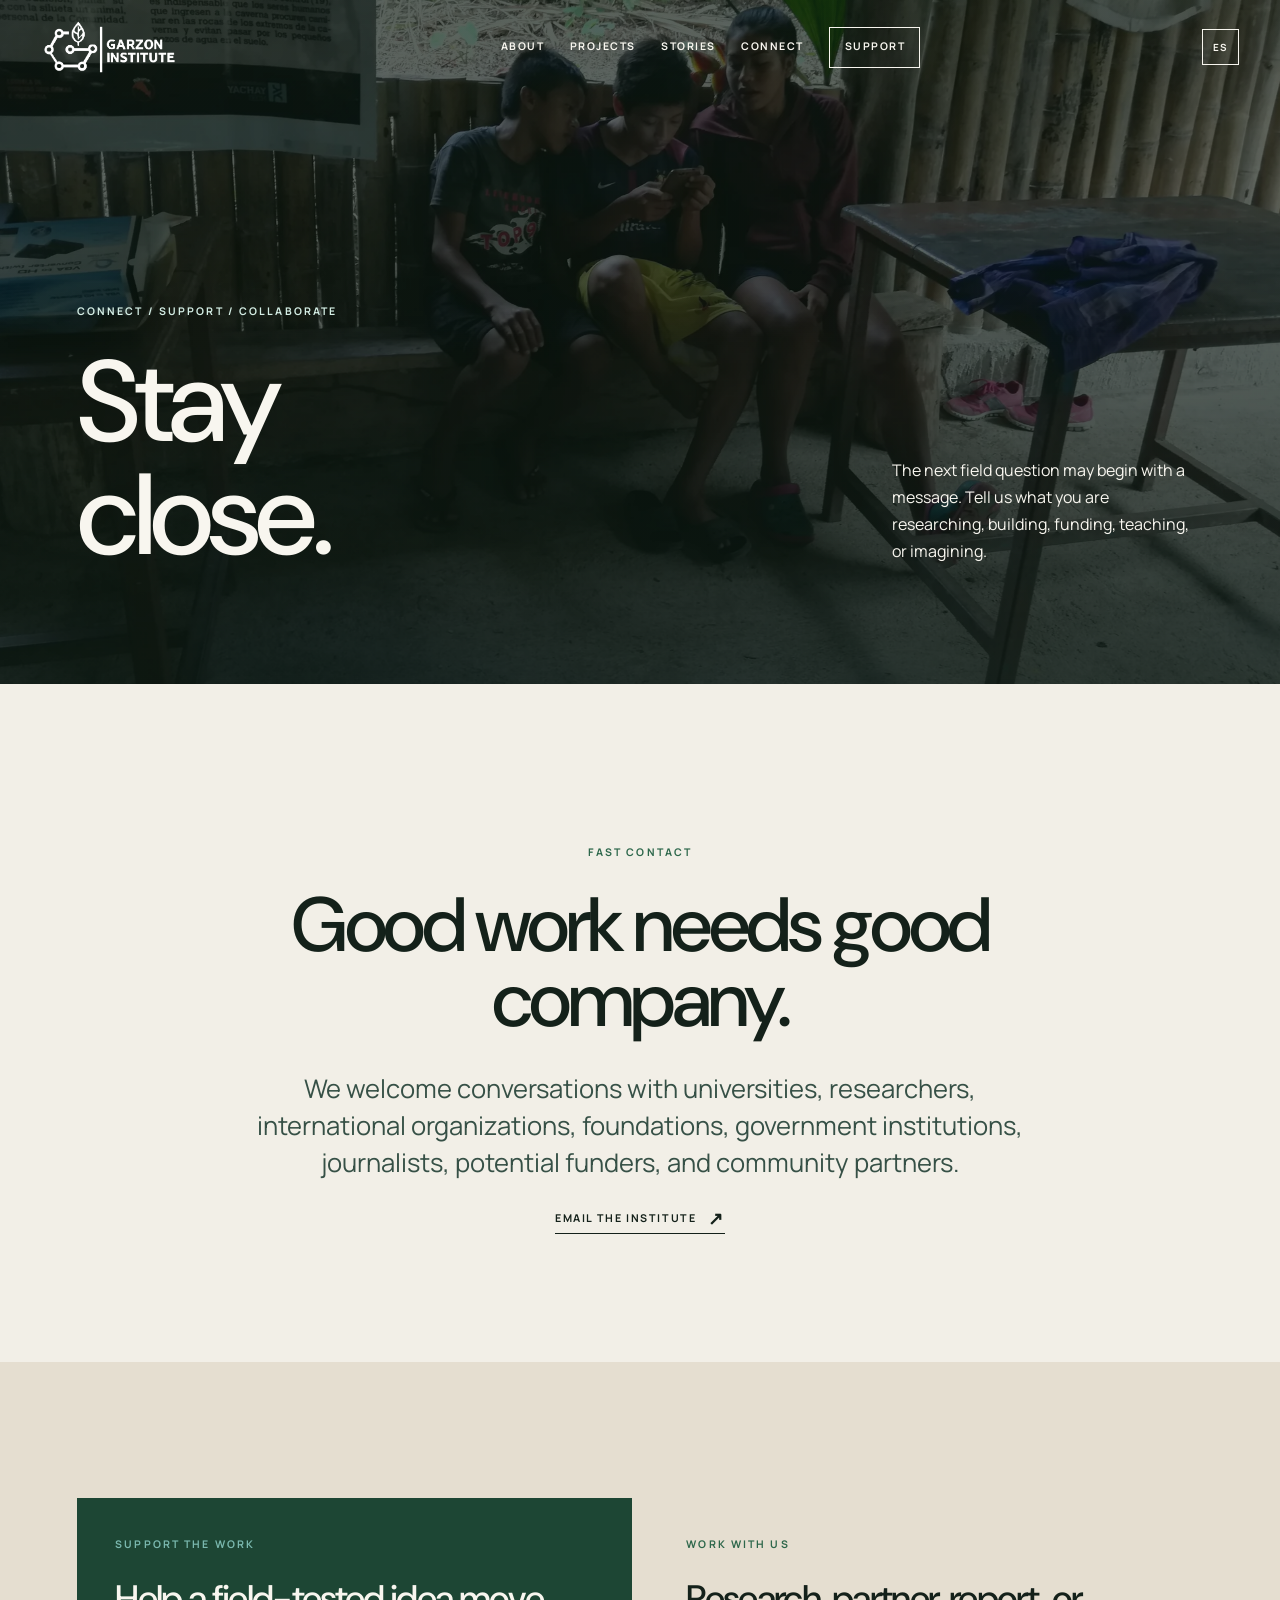
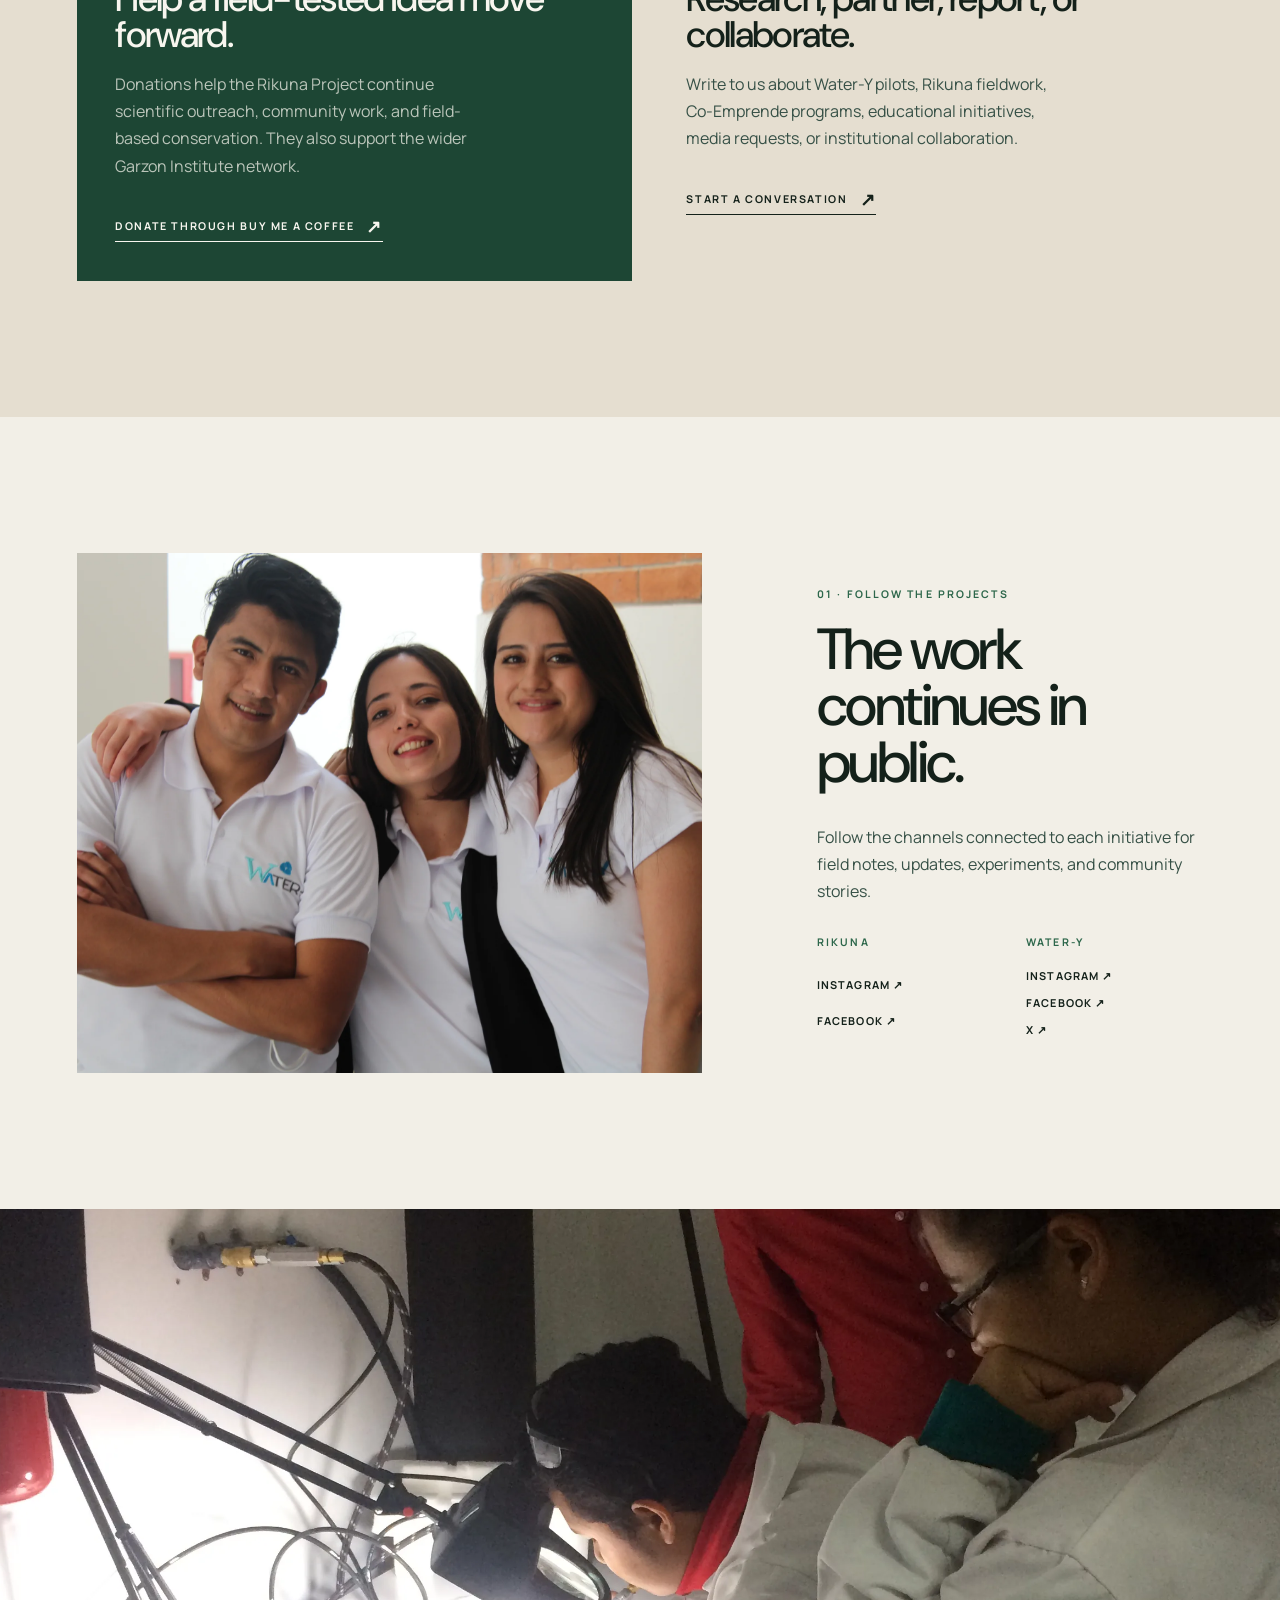
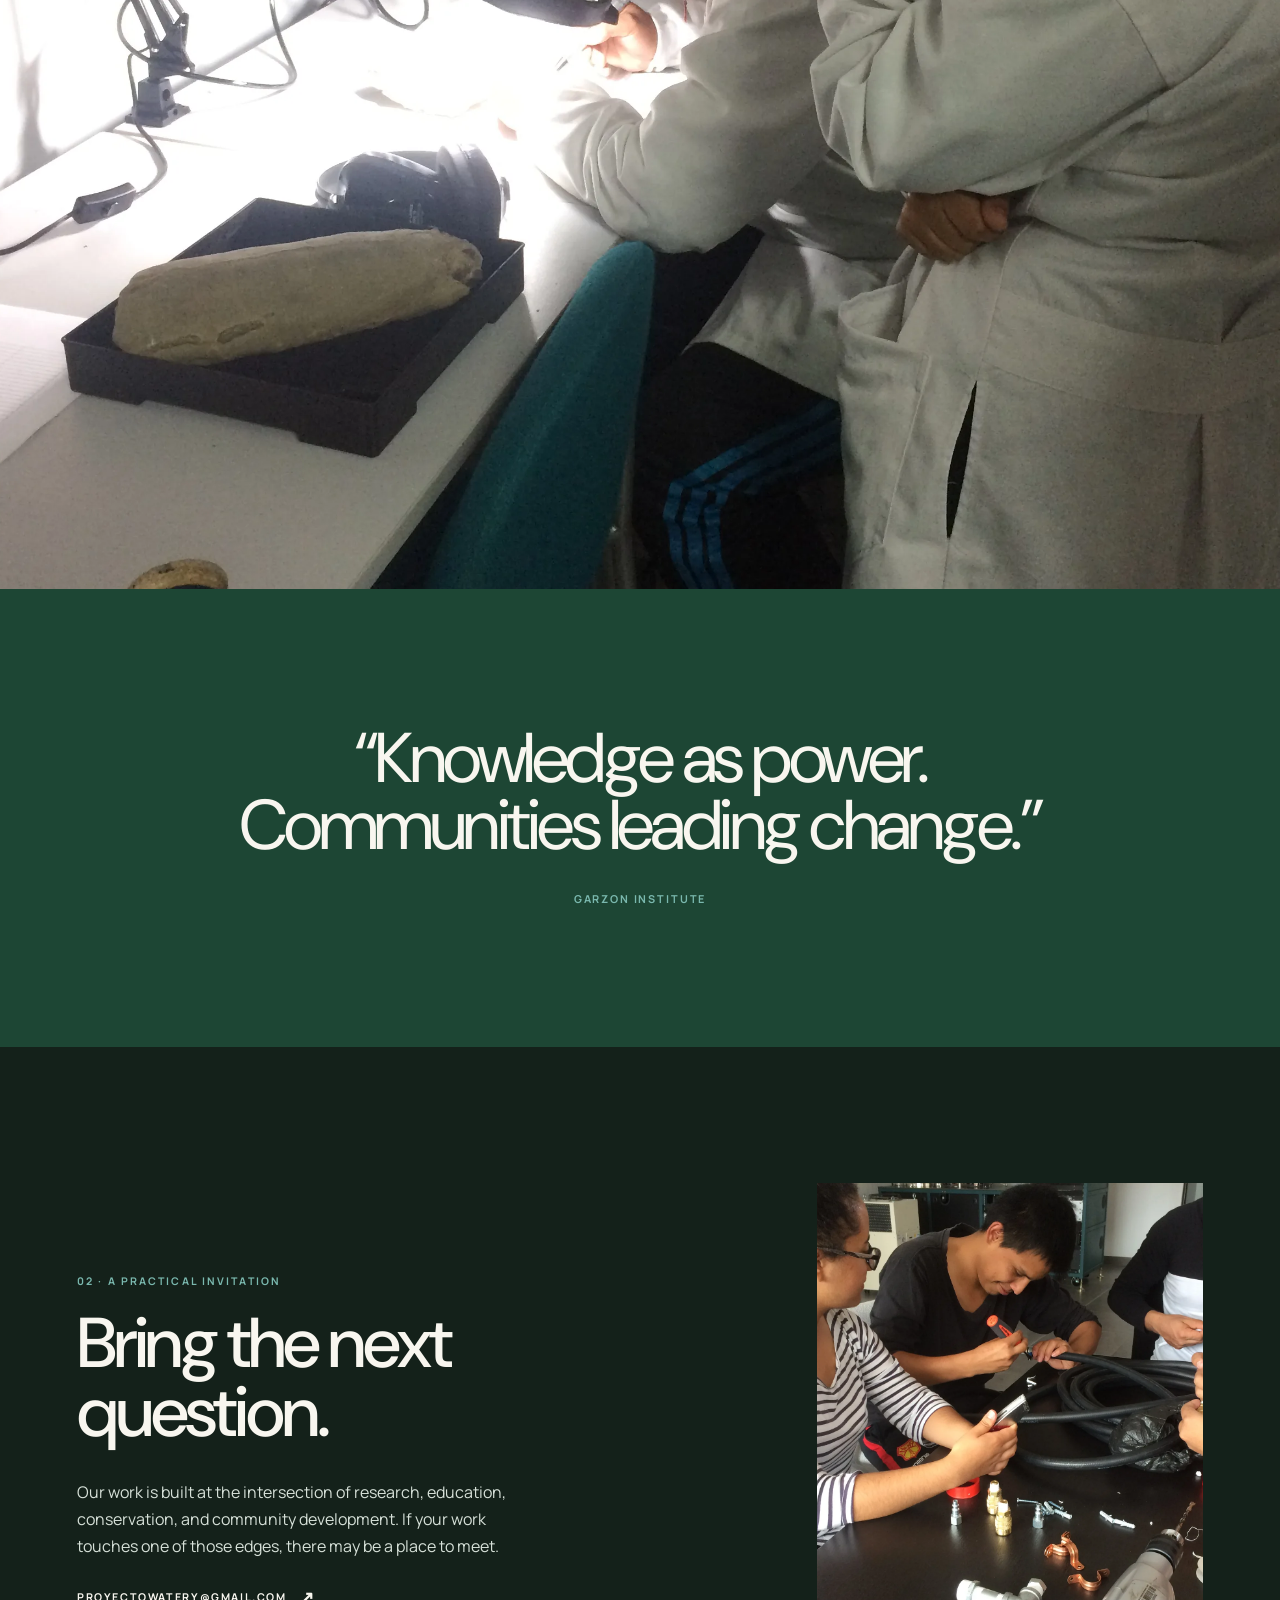
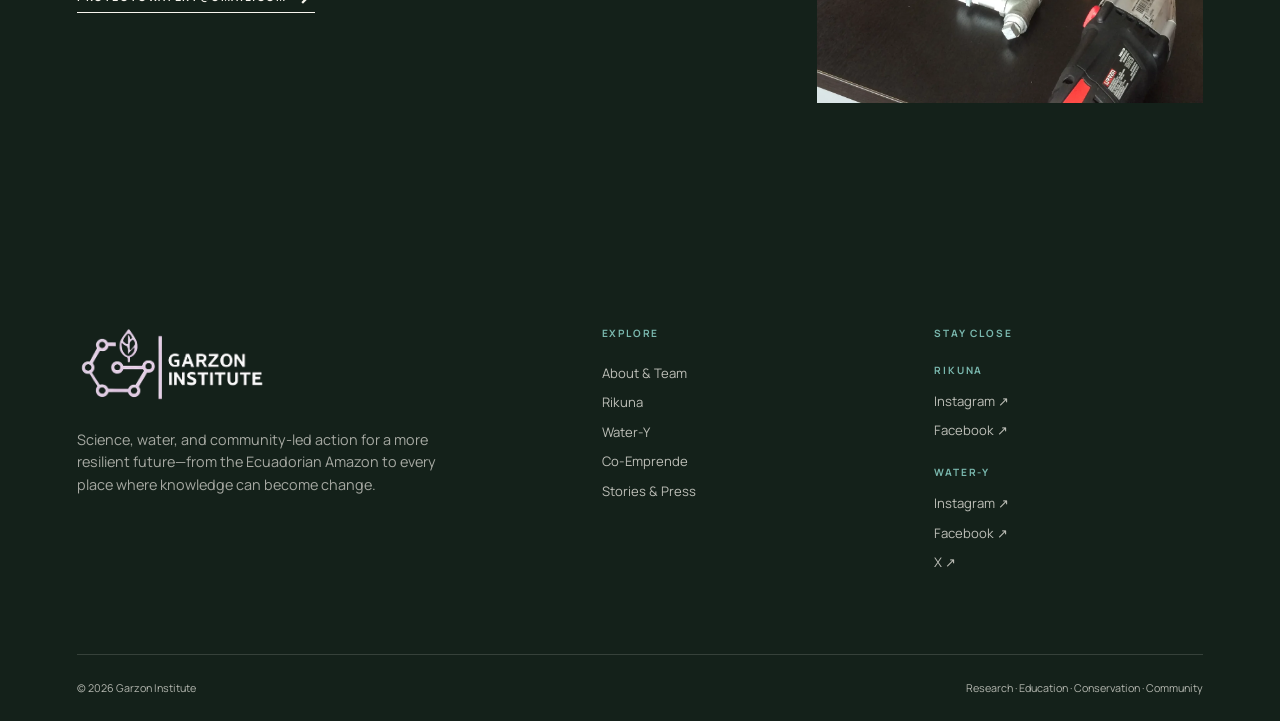
<file: connect.html>
<!doctype html>
<html lang="en">
<head>
  <meta charset="utf-8">
  <meta name="viewport" content="width=device-width, initial-scale=1">
  <meta name="description" content="Connect with Garzon Institute, explore collaboration, follow Rikuna and Water-Y, or support the work.">
  <title>Connect &amp; Support — Garzon Institute</title>
  <link rel="stylesheet" href="css/styles.css?v=14">
</head>
<body data-page="connect">
  <a class="skip-link" href="#main">Skip to content</a>
  <div data-site-header></div>
  <main id="main">
    <section class="hero hero--short">
      <img class="hero__media" src="assets/images/coemprende-02.webp" alt="Community members meeting in an Amazonian learning space" data-parallax>
      <div class="hero__veil"></div>
      <div class="container hero__content hero__content--split">
        <div><div class="hero__kicker reveal">Connect / Support / Collaborate</div><h1 class="hero__title reveal delay-1">Stay<br>close.</h1></div>
        <div class="reveal delay-2"><p class="hero__intro">The next field question may begin with a message. Tell us what you are researching, building, funding, teaching, or imagining.</p></div>
      </div>
    </section>

    <section class="page-intro">
      <div class="page-intro__inner reveal"><div class="eyebrow">Fast contact</div><h2>Good work needs good company.</h2><p>We welcome conversations with universities, researchers, international organizations, foundations, government institutions, journalists, potential funders, and community partners.</p><a class="link-arrow" href="mailto:proyectowatery@gmail.com">Email the Institute <span>↗</span></a></div>
    </section>

    <section class="section section--paper-deep">
      <div class="container contact-grid">
        <div class="contact-block contact-block--accent reveal">
          <div class="eyebrow eyebrow--light">Support the work</div>
          <h3>Help a field-tested idea move forward.</h3>
          <p>Donations help the Rikuna Project continue scientific outreach, community work, and field-based conservation. They also support the wider Garzon Institute network.</p>
          <a class="link-arrow" href="https://buymeacoffee.com/rikuna_project" target="_blank" rel="noopener">Donate through Buy Me a Coffee <span>↗</span></a>
        </div>
        <div class="contact-block reveal delay-1">
          <div class="eyebrow">Work with us</div>
          <h3>Research, partner, report, or collaborate.</h3>
          <p>Write to us about Water-Y pilots, Rikuna fieldwork, Co-Emprende programs, educational initiatives, media requests, or institutional collaboration.</p>
          <a class="link-arrow" href="mailto:proyectowatery@gmail.com">Start a conversation <span>↗</span></a>
        </div>
      </div>
    </section>

    <section class="section">
      <div class="container chapter">
        <div class="chapter__media reveal"><img src="assets/images/watery-03.webp" alt="Water-Y team members" loading="lazy"></div>
        <div class="chapter__copy reveal delay-1">
          <div class="eyebrow">01 · Follow the projects</div>
          <h2>The work continues in public.</h2>
          <p>Follow the channels connected to each initiative for field notes, updates, experiments, and community stories.</p>
          <div class="social-list">
            <div class="social-list__group"><div class="eyebrow">Rikuna</div><a href="https://www.instagram.com/rikunacenter/" target="_blank" rel="noopener">Instagram ↗</a><a href="https://www.facebook.com/CentroRikuna" target="_blank" rel="noopener">Facebook ↗</a></div>
            <div class="social-list__group"><div class="eyebrow">Water-Y</div><a href="https://www.instagram.com/_water_y/" target="_blank" rel="noopener">Instagram ↗</a><a href="https://www.facebook.com/waterYoficial" target="_blank" rel="noopener">Facebook ↗</a><a href="https://x.com/_Water_Y" target="_blank" rel="noopener">X ↗</a></div>
          </div>
        </div>
      </div>
    </section>

    <section class="image-bleed image-bleed--tall"><img src="assets/images/rikuna-amazon-01.webp" alt="A community gathering in the Ecuadorian Amazon" loading="lazy" data-parallax></section>

    <section class="section section--forest">
      <div class="container quote reveal"><p>“Knowledge as power. Communities leading change.”</p><cite>Garzon Institute</cite></div>
    </section>

    <section class="section section--dark">
      <div class="container chapter">
        <div class="chapter__copy reveal"><div class="eyebrow eyebrow--light">02 · A practical invitation</div><h2>Bring the next question.</h2><p>Our work is built at the intersection of research, education, conservation, and community development. If your work touches one of those edges, there may be a place to meet.</p><a class="link-arrow" href="mailto:proyectowatery@gmail.com">proyectowatery@gmail.com <span>↗</span></a></div>
        <div class="chapter__media reveal delay-1"><img src="assets/images/rikuna-amazon-03.webp" alt="Students working with field equipment" loading="lazy"></div>
      </div>
    </section>
  </main>
  <div data-site-footer></div>
  <script src="js/i18n.js?v=11"></script>
  <script src="js/site.js?v=9"></script>
</body>
</html>
</file>
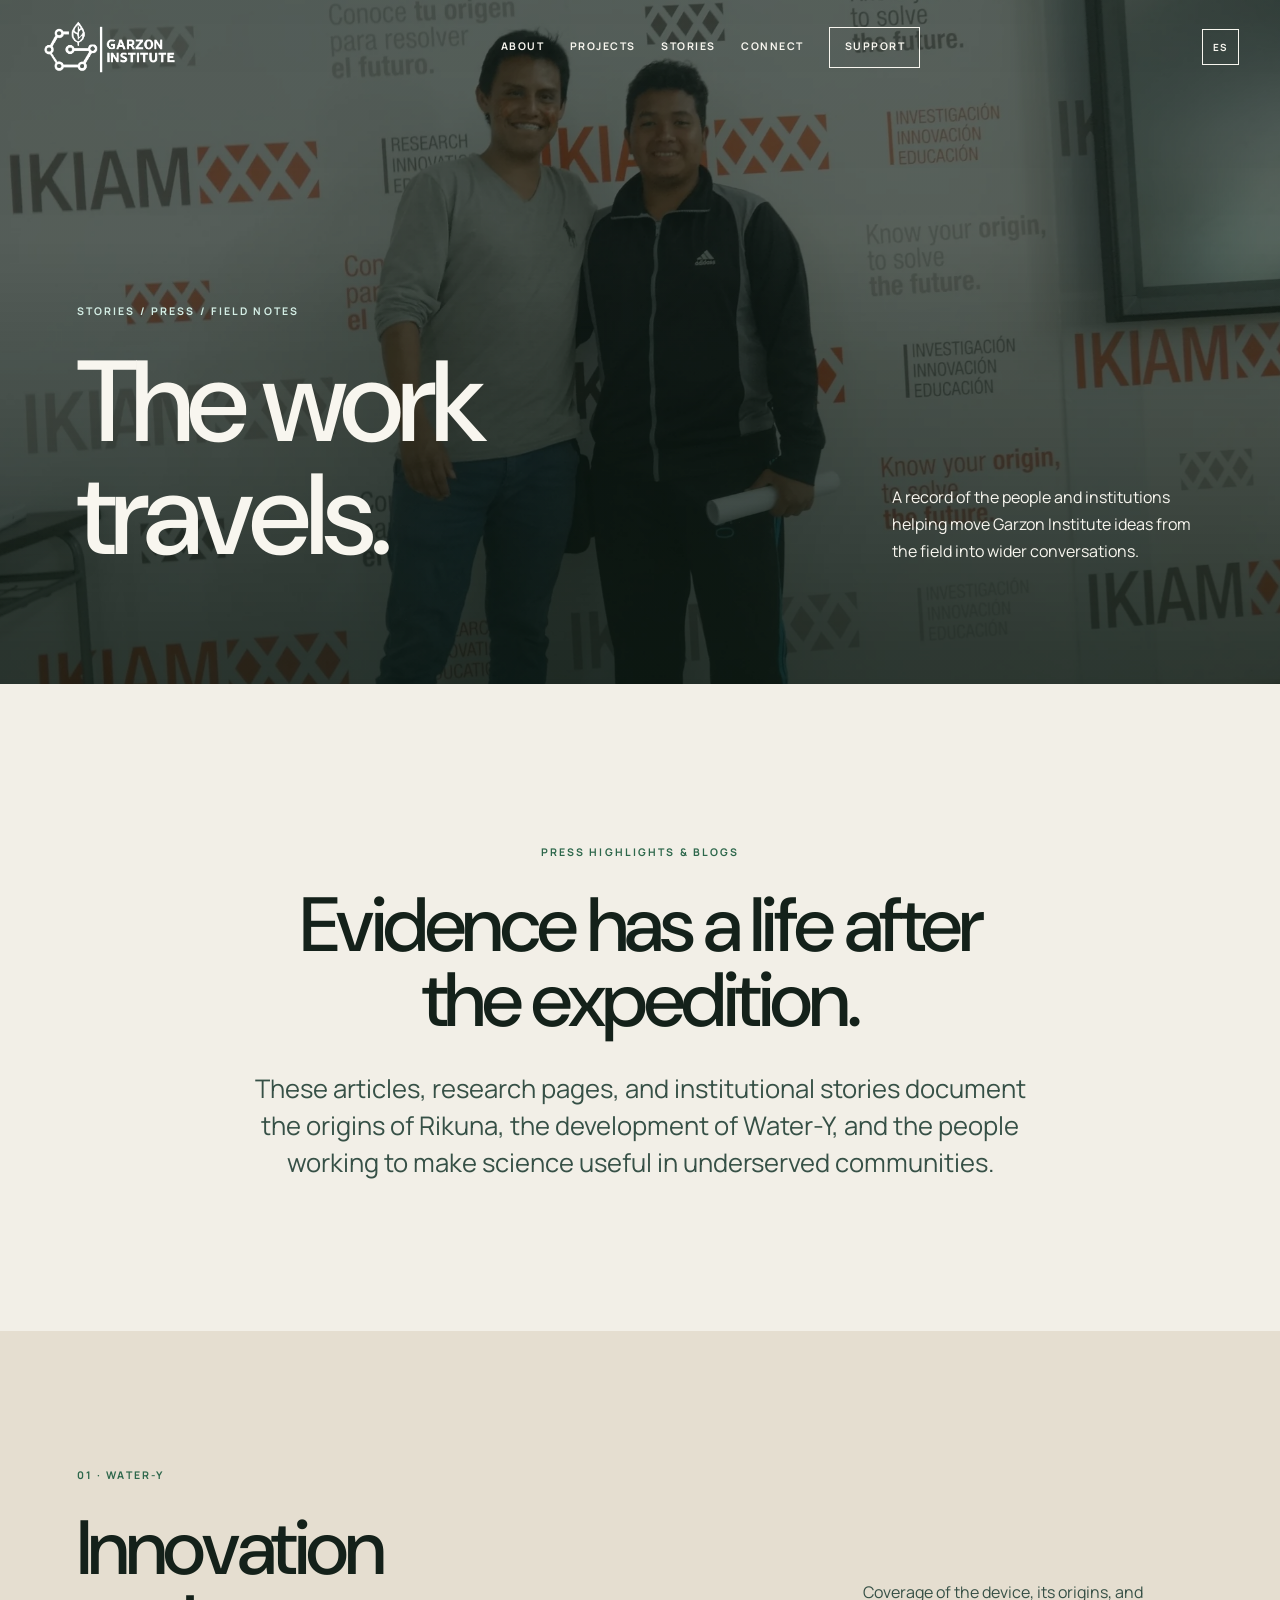
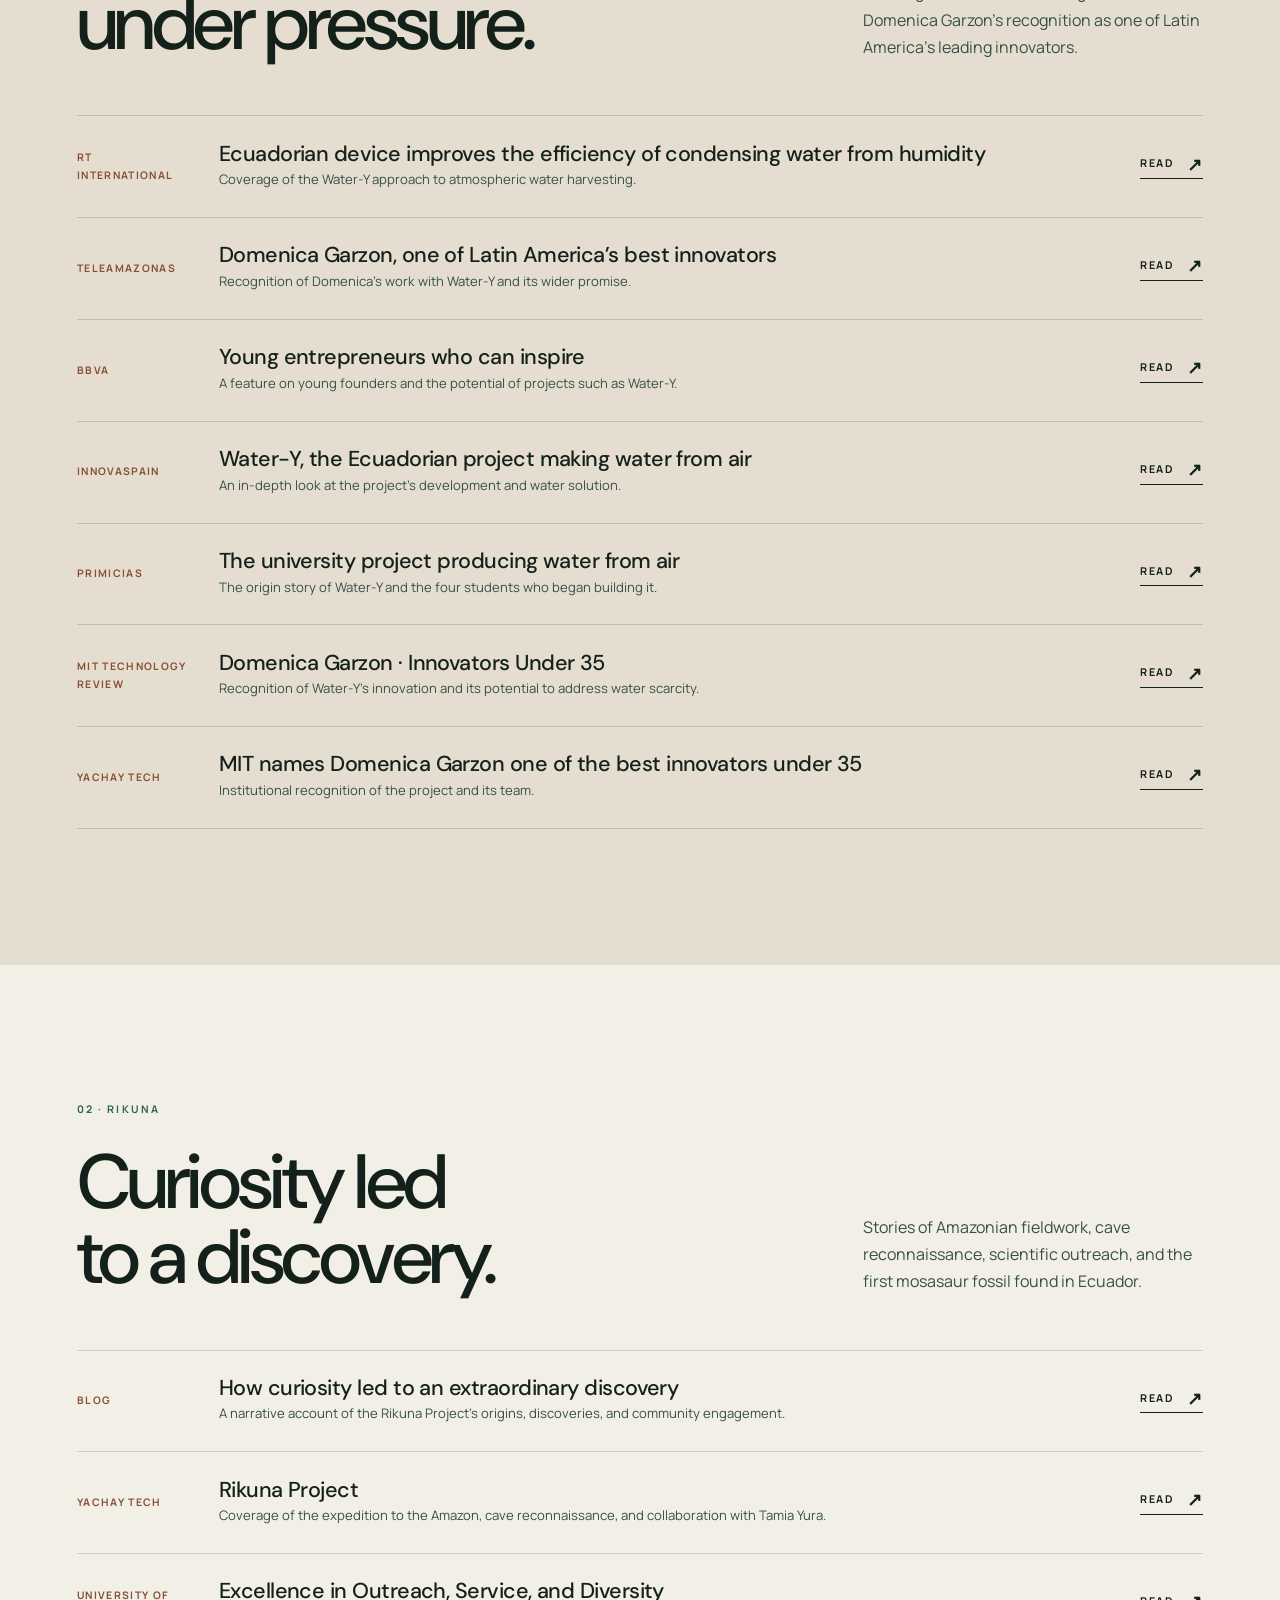
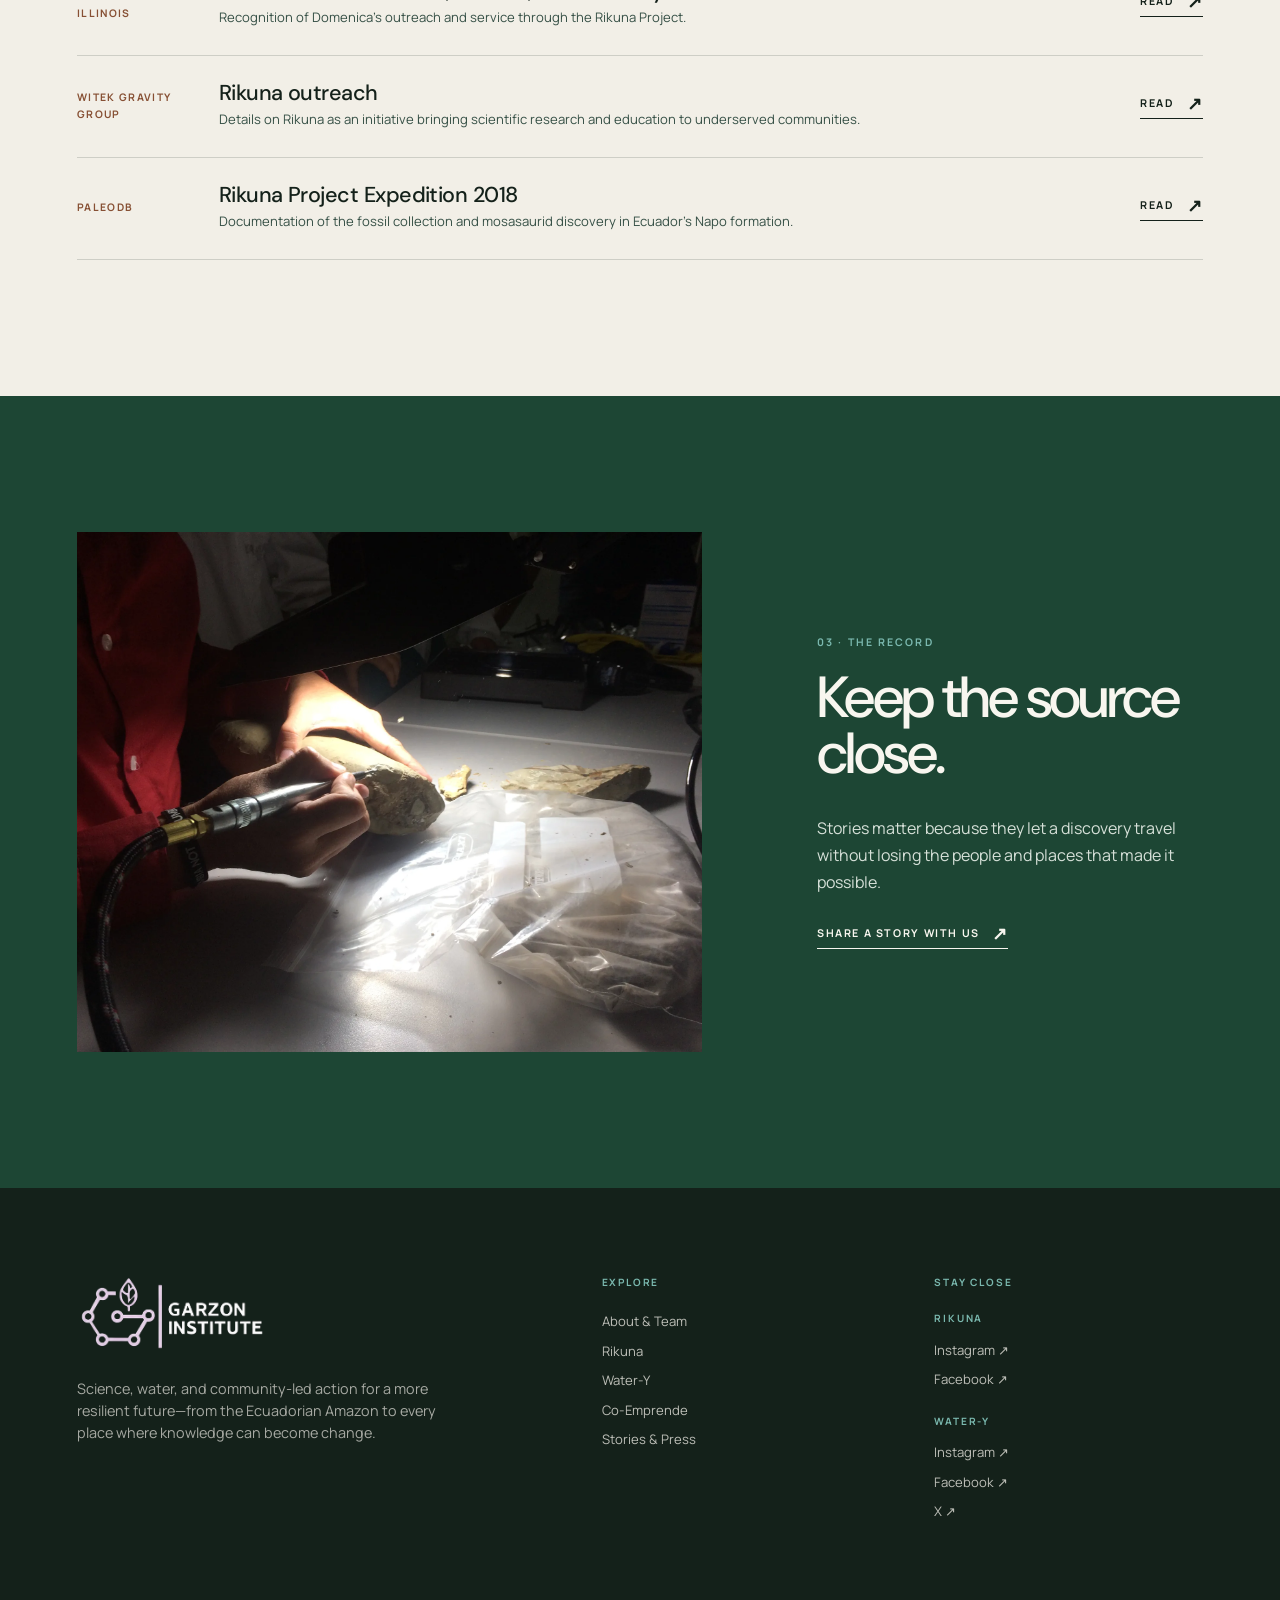
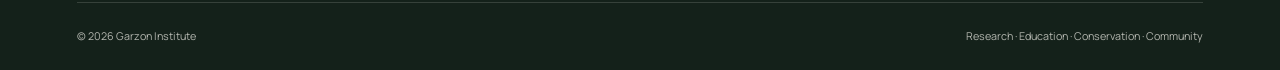
<file: news.html>
<!doctype html>
<html lang="en">
<head>
  <meta charset="utf-8">
  <meta name="viewport" content="width=device-width, initial-scale=1">
  <meta name="description" content="Stories, press coverage, publications, and recognition connected to Garzon Institute projects.">
  <title>Stories &amp; Press — Garzon Institute</title>
  <link rel="stylesheet" href="css/styles.css?v=14">
</head>
<body data-page="news">
  <a class="skip-link" href="#main">Skip to content</a>
  <div data-site-header></div>
  <main id="main">
    <section class="hero hero--short">
      <img class="hero__media" src="assets/images/science-02.webp" alt="Researchers at Ikiam University" data-parallax>
      <div class="hero__veil"></div>
      <div class="container hero__content hero__content--split">
        <div><div class="hero__kicker reveal">Stories / Press / Field notes</div><h1 class="hero__title reveal delay-1">The work<br>travels.</h1></div>
        <div class="reveal delay-2"><p class="hero__intro">A record of the people and institutions helping move Garzon Institute ideas from the field into wider conversations.</p></div>
      </div>
    </section>

    <section class="page-intro">
      <div class="page-intro__inner reveal"><div class="eyebrow">Press highlights &amp; blogs</div><h2>Evidence has a life after the expedition.</h2><p>These articles, research pages, and institutional stories document the origins of Rikuna, the development of Water-Y, and the people working to make science useful in underserved communities.</p></div>
    </section>

    <section class="section section--paper-deep">
      <div class="container">
        <div class="section-head reveal"><div><div class="eyebrow">01 · Water-Y</div><h2>Innovation<br>under pressure.</h2></div><p>Coverage of the device, its origins, and Domenica Garzon’s recognition as one of Latin America’s leading innovators.</p></div>
        <div class="press-list reveal">
          <article class="press-item"><div class="press-item__type">RT International</div><div><h3>Ecuadorian device improves the efficiency of condensing water from humidity</h3><p>Coverage of the Water-Y approach to atmospheric water harvesting.</p></div><a class="link-arrow" href="https://actualidad.rt.com/actualidad/394490-ecuador-dispositivo-eficiencia-condensar-agua-humedad" target="_blank" rel="noopener">Read <span>↗</span></a></article>
          <article class="press-item"><div class="press-item__type">Teleamazonas</div><div><h3>Domenica Garzon, one of Latin America’s best innovators</h3><p>Recognition of Domenica’s work with Water-Y and its wider promise.</p></div><a class="link-arrow" href="https://www.teleamazonas.com/ecuatoriana-mejores-innovadoras-mit-latinoamerica/" target="_blank" rel="noopener">Read <span>↗</span></a></article>
          <article class="press-item"><div class="press-item__type">BBVA</div><div><h3>Young entrepreneurs who can inspire</h3><p>A feature on young founders and the potential of projects such as Water-Y.</p></div><a class="link-arrow" href="https://www.bbva.com/es/innovacion/jovenes-emprendedores-que-pueden-servir-de-inspiracion/" target="_blank" rel="noopener">Read <span>↗</span></a></article>
          <article class="press-item"><div class="press-item__type">Innovaspain</div><div><h3>Water-Y, the Ecuadorian project making water from air</h3><p>An in-depth look at the project’s development and water solution.</p></div><a class="link-arrow" href="https://www.innovaspain.com/watery-ecuador-agua/" target="_blank" rel="noopener">Read <span>↗</span></a></article>
          <article class="press-item"><div class="press-item__type">Primicias</div><div><h3>The university project producing water from air</h3><p>The origin story of Water-Y and the four students who began building it.</p></div><a class="link-arrow" href="https://www.primicias.ec/noticias/tecnologia/proyecto-water-y-universitarios-agua-aire/" target="_blank" rel="noopener">Read <span>↗</span></a></article>
          <article class="press-item"><div class="press-item__type">MIT Technology Review</div><div><h3>Domenica Garzon · Innovators Under 35</h3><p>Recognition of Water-Y’s innovation and its potential to address water scarcity.</p></div><a class="link-arrow" href="https://www.innovatorsunder35.com/the-list/domenica-garz%C3%B3n/" target="_blank" rel="noopener">Read <span>↗</span></a></article>
          <article class="press-item"><div class="press-item__type">Yachay Tech</div><div><h3>MIT names Domenica Garzon one of the best innovators under 35</h3><p>Institutional recognition of the project and its team.</p></div><a class="link-arrow" href="https://yachaytech.edu.ec/en/noticia/mit-innovators-under-35/" target="_blank" rel="noopener">Read <span>↗</span></a></article>
        </div>
      </div>
    </section>

    <section class="section">
      <div class="container">
        <div class="section-head reveal"><div><div class="eyebrow">02 · Rikuna</div><h2>Curiosity led<br>to a discovery.</h2></div><p>Stories of Amazonian fieldwork, cave reconnaissance, scientific outreach, and the first mosasaur fossil found in Ecuador.</p></div>
        <div class="press-list reveal">
          <article class="press-item"><div class="press-item__type">Blog</div><div><h3>How curiosity led to an extraordinary discovery</h3><p>A narrative account of the Rikuna Project’s origins, discoveries, and community engagement.</p></div><a class="link-arrow" href="https://medium.com/@dnga/how-curiosity-led-to-an-extraordinary-discovery-the-rikuna-project-e1cf88e2c6d4" target="_blank" rel="noopener">Read <span>↗</span></a></article>
          <article class="press-item"><div class="press-item__type">Yachay Tech</div><div><h3>Rikuna Project</h3><p>Coverage of the expedition to the Amazon, cave reconnaissance, and collaboration with Tamia Yura.</p></div><a class="link-arrow" href="https://yachaytech.edu.ec/noticia/rikuna-project/" target="_blank" rel="noopener">Read <span>↗</span></a></article>
          <article class="press-item"><div class="press-item__type">University of Illinois</div><div><h3>Excellence in Outreach, Service, and Diversity</h3><p>Recognition of Domenica’s outreach and service through the Rikuna Project.</p></div><a class="link-arrow" href="https://physics.illinois.edu/people/honors-and-awards/excellence-in-outreach-service-diversity-award" target="_blank" rel="noopener">Read <span>↗</span></a></article>
          <article class="press-item"><div class="press-item__type">Witek Gravity Group</div><div><h3>Rikuna outreach</h3><p>Details on Rikuna as an initiative bringing scientific research and education to underserved communities.</p></div><a class="link-arrow" href="https://witek-gravity-group.physics.illinois.edu/outreach/" target="_blank" rel="noopener">Read <span>↗</span></a></article>
          <article class="press-item"><div class="press-item__type">PaleoDB</div><div><h3>Rikuna Project Expedition 2018</h3><p>Documentation of the fossil collection and mosasaurid discovery in Ecuador’s Napo formation.</p></div><a class="link-arrow" href="https://paleobiodb.org/classic/displayCollResults?formation=Napo&member=Middle" target="_blank" rel="noopener">Read <span>↗</span></a></article>
        </div>
      </div>
    </section>

    <section class="section section--forest">
      <div class="container chapter">
        <div class="chapter__media reveal"><img src="assets/images/rikuna-amazon-02.webp" alt="Fossil field work" loading="lazy"></div>
        <div class="chapter__copy reveal delay-1"><div class="eyebrow eyebrow--light">03 · The record</div><h2>Keep the source close.</h2><p>Stories matter because they let a discovery travel without losing the people and places that made it possible.</p><a class="link-arrow" href="connect.html">Share a story with us <span>↗</span></a></div>
      </div>
    </section>
  </main>
  <div data-site-footer></div>
  <script src="js/i18n.js?v=11"></script>
  <script src="js/site.js?v=9"></script>
</body>
</html>
</file>
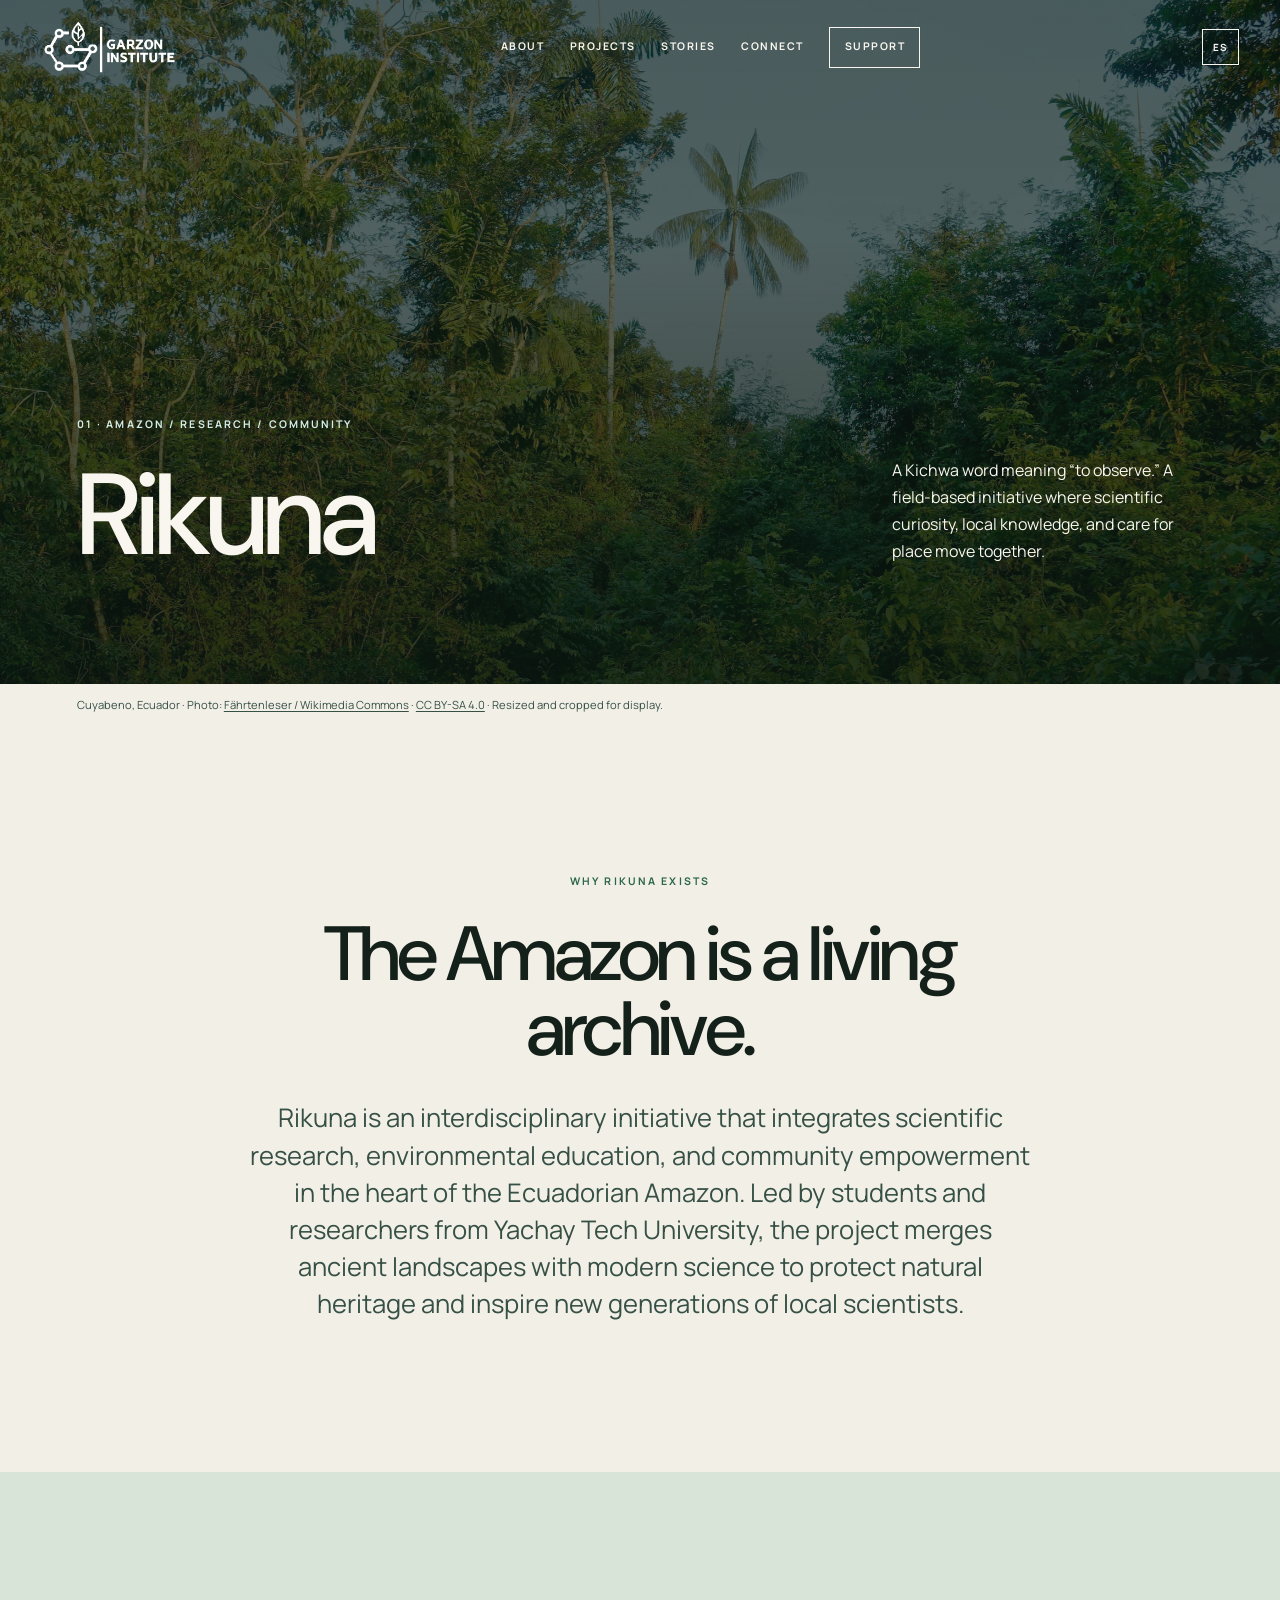
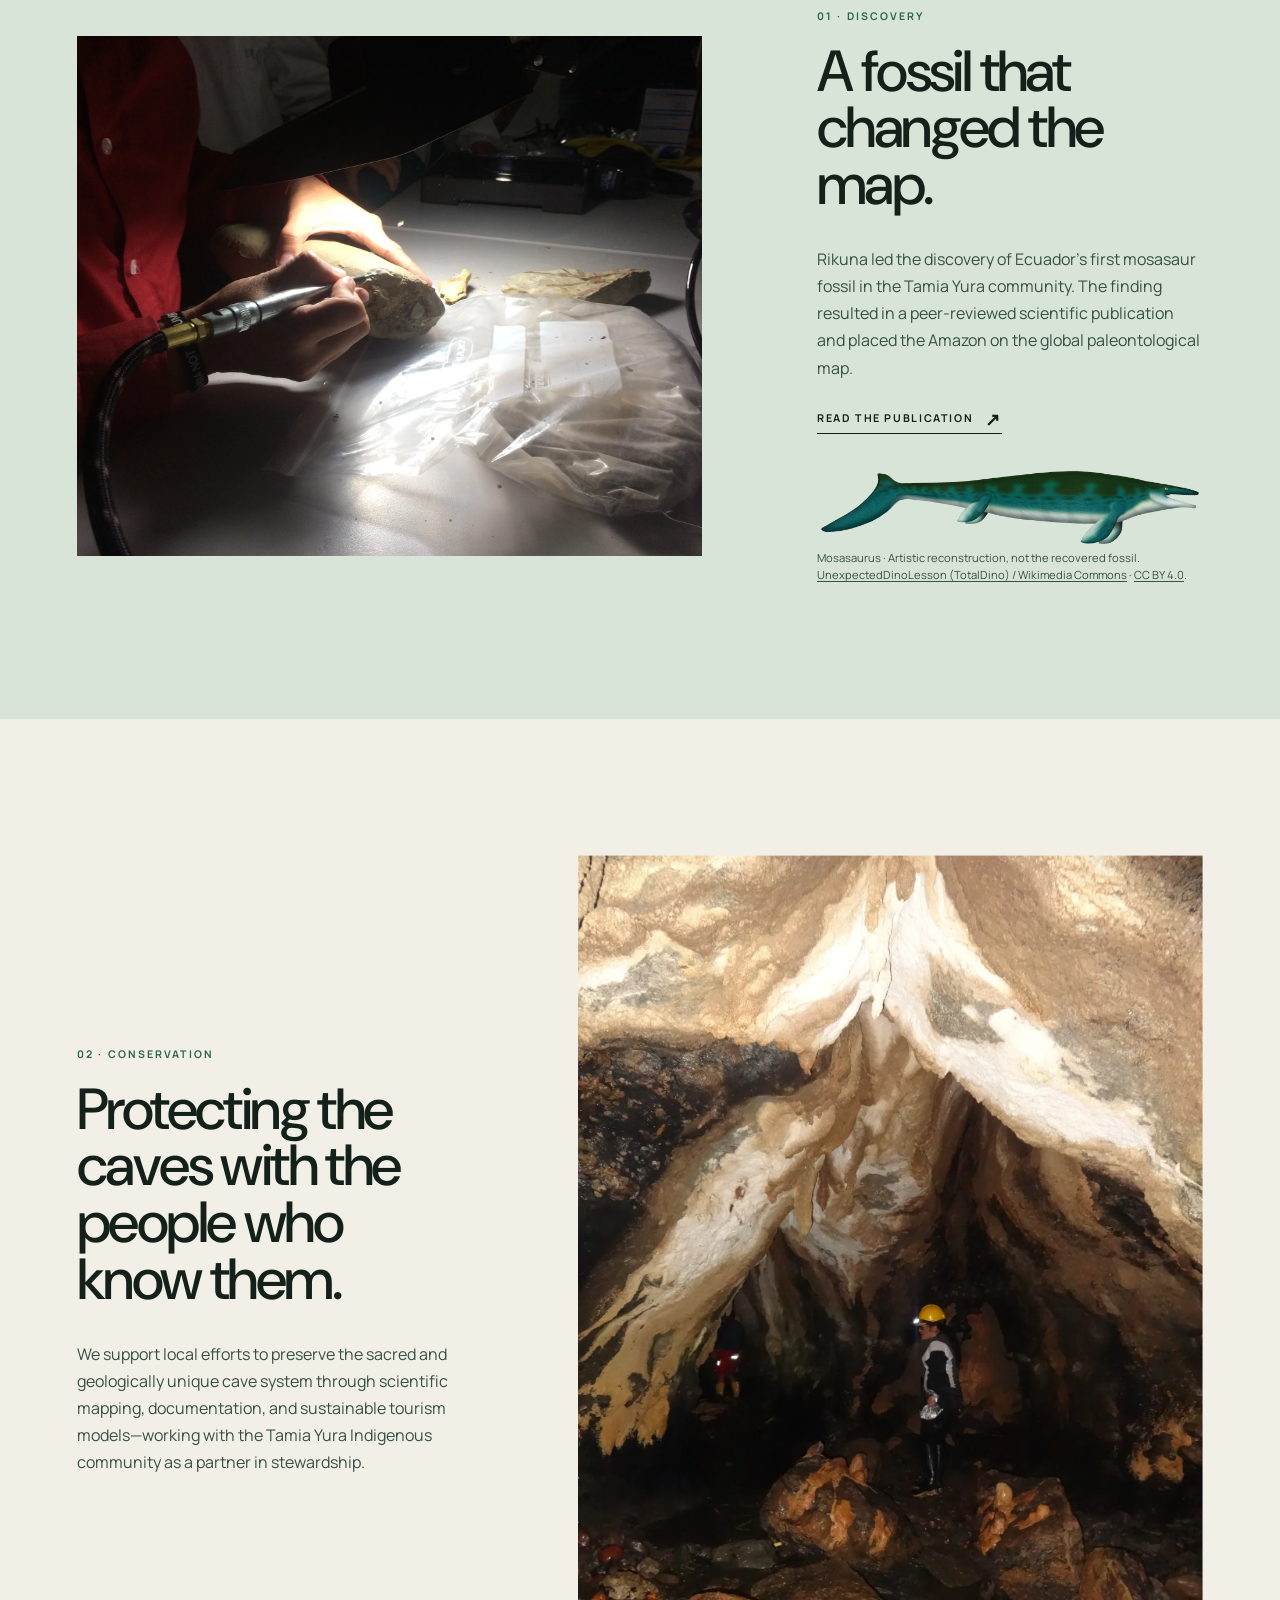
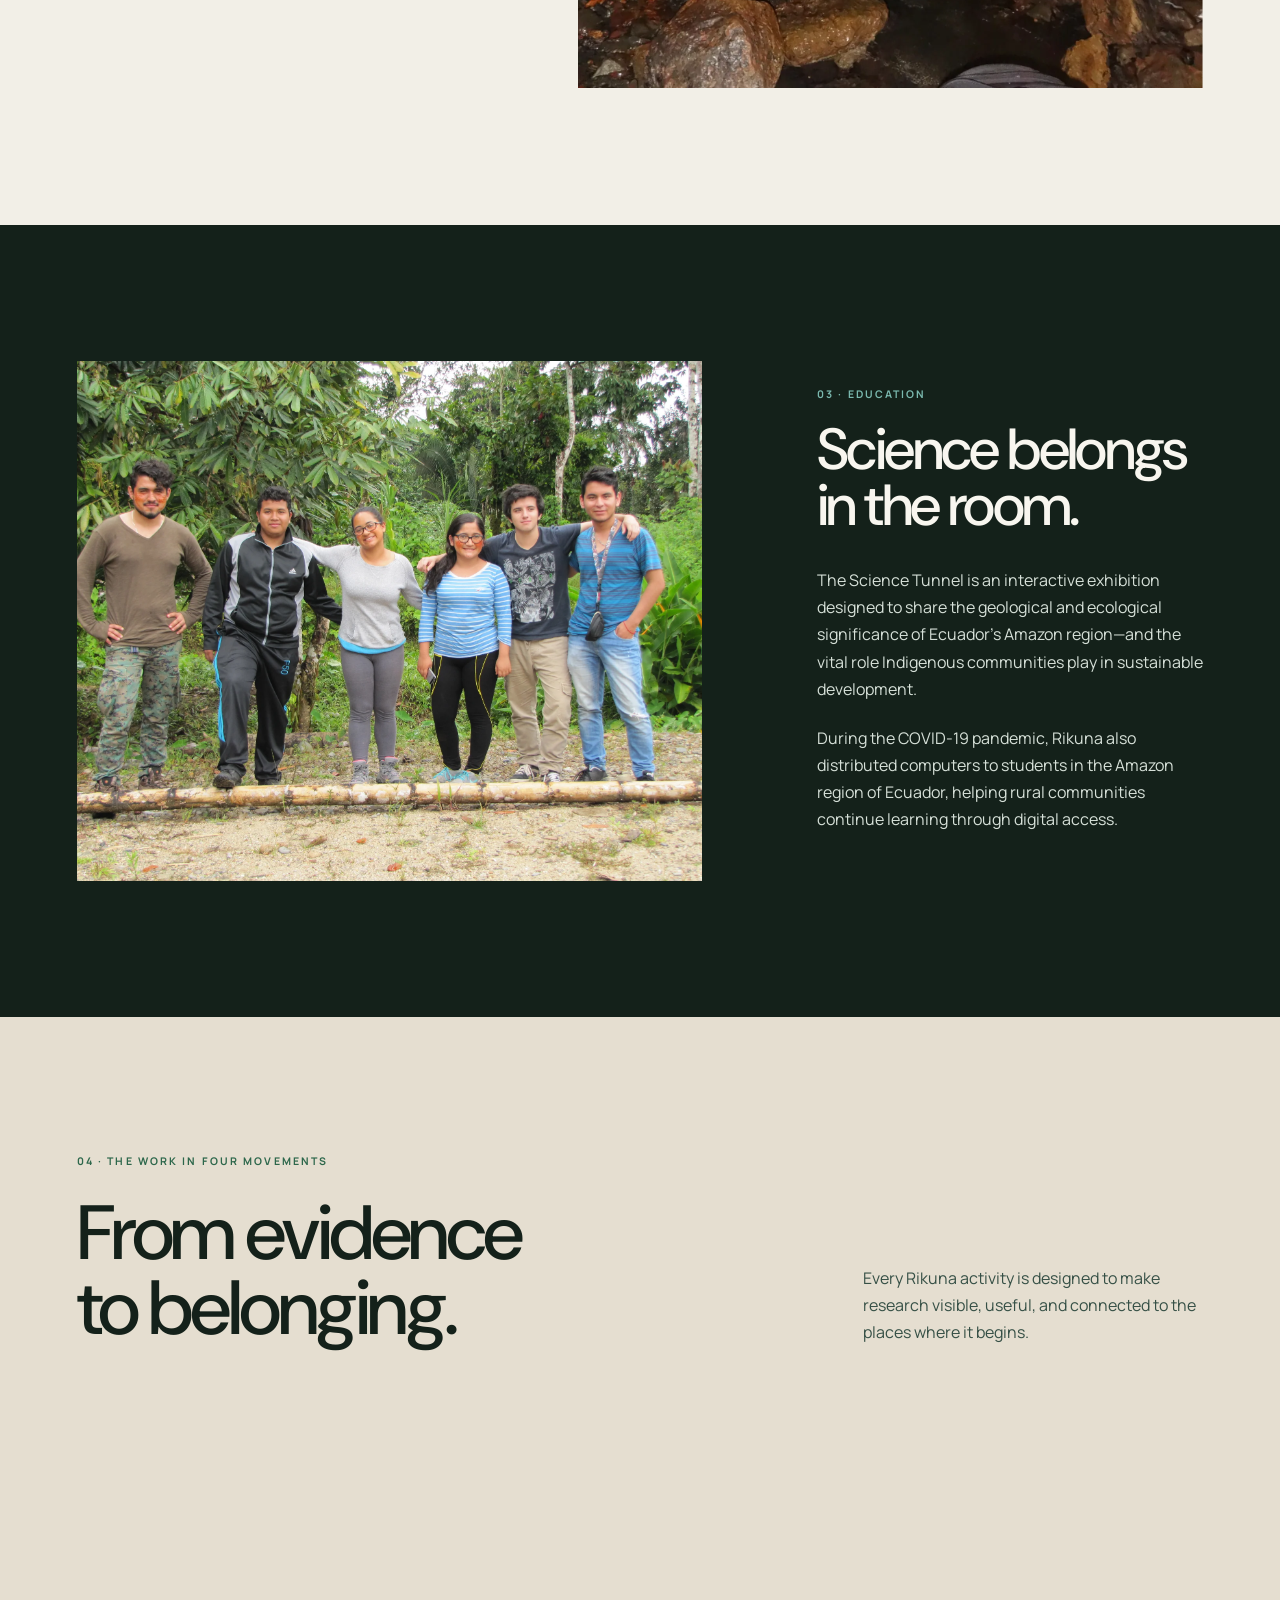
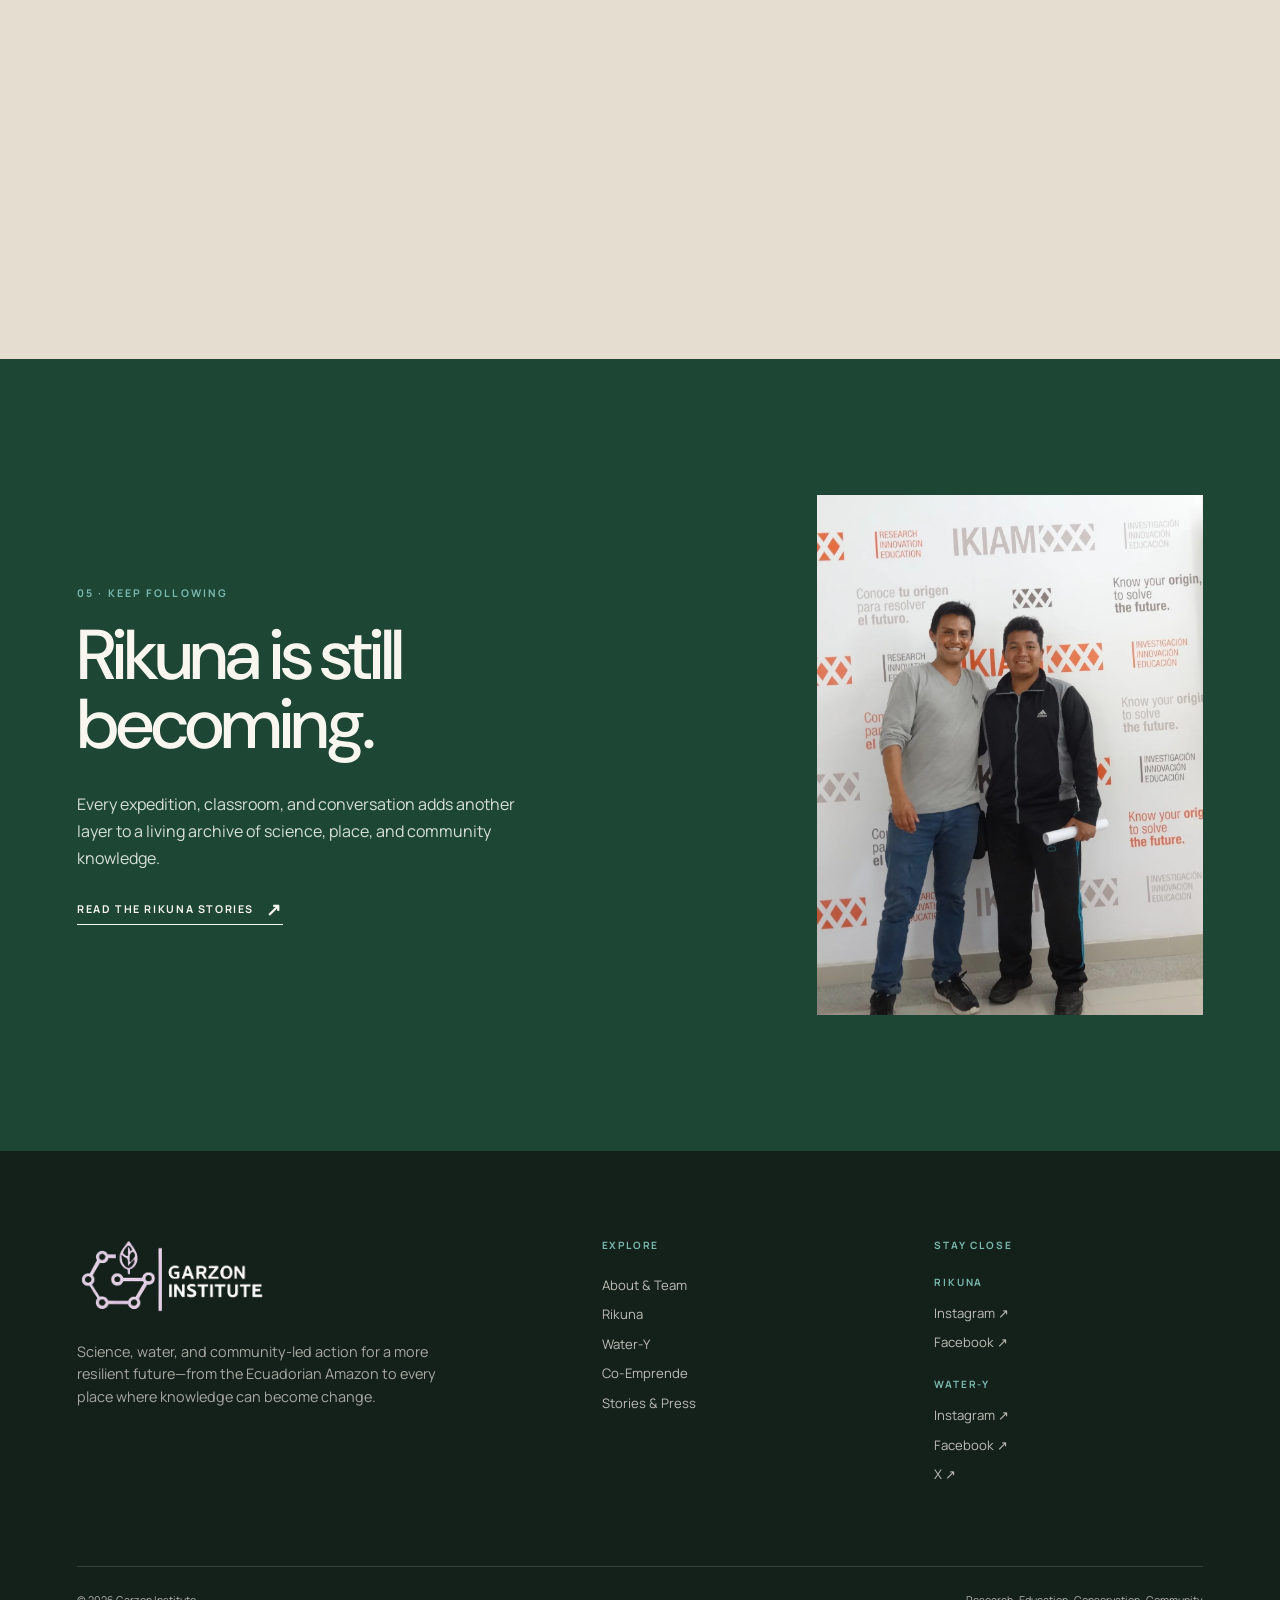
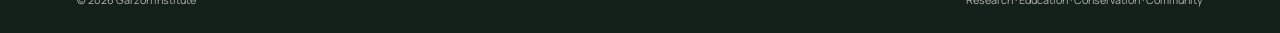
<file: rikuna.html>
<!doctype html>
<html lang="en">
<head>
  <meta charset="utf-8">
  <meta name="viewport" content="width=device-width, initial-scale=1">
  <meta name="description" content="Rikuna is Garzon Institute’s Amazonian initiative for scientific research, environmental education, and community empowerment.">
  <title>Rikuna — Garzon Institute</title>
  <link rel="stylesheet" href="css/styles.css?v=14">
</head>
<body data-page="rikuna">
  <a class="skip-link" href="#main">Skip to content</a>
  <div data-site-header></div>
  <main id="main">
    <section class="hero hero--short">
      <img class="hero__media" src="assets/images/rikuna-cuyabeno.webp" width="2560" height="1617" alt="Tropical rainforest along the Cuyabeno River in the Ecuadorian Amazon" data-parallax>
      <div class="hero__veil"></div>
      <div class="container hero__content hero__content--split">
        <div>
          <div class="hero__kicker reveal">01 · Amazon / Research / Community</div>
          <h1 class="hero__title reveal delay-1">Rikuna</h1>
        </div>
        <div class="reveal delay-2">
          <p class="hero__intro">A Kichwa word meaning “to observe.” A field-based initiative where scientific curiosity, local knowledge, and care for place move together.</p>
        </div>
      </div>
    </section>

    <p class="container image-credit hero-credit"><span>Cuyabeno, Ecuador · Photo:</span> <a href="https://commons.wikimedia.org/wiki/File:Tropischer_Regenwald_am_R%C3%ADo_Cuyabeno,_Ecuador.jpg" target="_blank" rel="noopener">Fährtenleser / Wikimedia Commons</a> · <a href="https://creativecommons.org/licenses/by-sa/4.0/" target="_blank" rel="noopener">CC BY-SA 4.0</a> · <span>Resized and cropped for display.</span></p>

    <section class="page-intro">
      <div class="page-intro__inner reveal">
        <div class="eyebrow">Why Rikuna exists</div>
        <h2>The Amazon is a living archive.</h2>
        <p>Rikuna is an interdisciplinary initiative that integrates scientific research, environmental education, and community empowerment in the heart of the Ecuadorian Amazon. Led by students and researchers from Yachay Tech University, the project merges ancient landscapes with modern science to protect natural heritage and inspire new generations of local scientists.</p>
      </div>
    </section>

    <section class="section section--mist">
      <div class="container chapter">
        <div class="chapter__media reveal">
          <img src="assets/images/rikuna-amazon-02.webp" alt="Close-up field work on a fossil specimen" loading="lazy">
        </div>
        <div class="chapter__copy reveal delay-1">
          <div class="eyebrow">01 · Discovery</div>
          <h2>A fossil that changed the map.</h2>
          <p>Rikuna led the discovery of Ecuador’s first mosasaur fossil in the Tamia Yura community. The finding resulted in a peer-reviewed scientific publication and placed the Amazon on the global paleontological map.</p>
          <a class="link-arrow" href="https://turia.uv.es/index.php/sjpalaeontology/article/view/29179" target="_blank" rel="noopener">Read the publication <span>↗</span></a>
          <figure class="discovery-art">
            <img src="assets/images/mosasaurus-restoration.png" width="2800" height="600" alt="Artist’s reconstruction of a Mosasaurus, showing its streamlined body, flippers, and tail" loading="lazy">
            <figcaption class="image-credit"><span>Mosasaurus · Artistic reconstruction, not the recovered fossil.</span> <a href="https://commons.wikimedia.org/wiki/File:Mosasaurus.png" target="_blank" rel="noopener">UnexpectedDinoLesson (TotalDino) / Wikimedia Commons</a> · <a href="https://creativecommons.org/licenses/by/4.0/" target="_blank" rel="noopener">CC BY 4.0</a>.</figcaption>
          </figure>
        </div>
      </div>
    </section>

    <section class="section">
      <div class="container chapter chapter--reverse">
        <div class="chapter__media cave-photo reveal">
          <img src="assets/images/rikuna-amazon-04.webp" alt="Geological formations inside an Amazonian cave" loading="lazy">
        </div>
        <div class="chapter__copy reveal delay-1">
          <div class="eyebrow">02 · Conservation</div>
          <h2>Protecting the caves with the people who know them.</h2>
          <p>We support local efforts to preserve the sacred and geologically unique cave system through scientific mapping, documentation, and sustainable tourism models—working with the Tamia Yura Indigenous community as a partner in stewardship.</p>
        </div>
      </div>
    </section>

    <section class="section section--dark">
      <div class="container chapter">
        <div class="chapter__media reveal">
          <img src="assets/images/science-01.webp" alt="Rikuna field team in the Amazon" loading="lazy">
        </div>
        <div class="chapter__copy reveal delay-1">
          <div class="eyebrow eyebrow--light">03 · Education</div>
          <h2>Science belongs in the room.</h2>
          <p>The Science Tunnel is an interactive exhibition designed to share the geological and ecological significance of Ecuador’s Amazon region—and the vital role Indigenous communities play in sustainable development.</p>
          <p>During the COVID-19 pandemic, Rikuna also distributed computers to students in the Amazon region of Ecuador, helping rural communities continue learning through digital access.</p>
        </div>
      </div>
    </section>

    <section class="section section--paper-deep">
      <div class="container">
        <div class="section-head reveal">
          <div><div class="eyebrow">04 · The work in four movements</div><h2>From evidence<br>to belonging.</h2></div>
          <p>Every Rikuna activity is designed to make research visible, useful, and connected to the places where it begins.</p>
        </div>
        <div class="statline statline--aligned reveal">
          <div class="stat"><strong>01</strong><span>Scientific research and fossil discovery that expands what we know about Amazonian heritage.</span></div>
          <div class="stat"><strong>02</strong><span>Conservation through mapping, documentation, and community-designed stewardship.</span></div>
          <div class="stat"><strong>03</strong><span>Education and digital inclusion that makes scientific curiosity possible beyond the laboratory.</span></div>
        </div>
        <div class="timeline reveal">
          <div class="timeline-item"><time>FIELD</time><p>Working with community members and researchers to document geological and ecological knowledge.</p></div>
          <div class="timeline-item"><time>LEARN</time><p>Building educational experiences—from the Science Tunnel to digital access for students in rural communities.</p></div>
          <div class="timeline-item"><time>CARE</time><p>Supporting conservation and sustainable tourism models that protect cultural and natural heritage.</p></div>
        </div>
      </div>
    </section>

    <section class="section section--forest">
      <div class="container chapter">
        <div class="chapter__copy reveal"><div class="eyebrow eyebrow--light">05 · Keep following</div><h2>Rikuna is still becoming.</h2><p>Every expedition, classroom, and conversation adds another layer to a living archive of science, place, and community knowledge.</p><a class="link-arrow" href="news.html">Read the Rikuna stories <span>↗</span></a></div>
        <div class="chapter__media reveal delay-1"><img src="assets/images/science-02.webp" alt="Rikuna researchers at Ikiam University" loading="lazy"></div>
      </div>
    </section>
  </main>
  <div data-site-footer></div>
  <script src="js/i18n.js?v=11"></script>
  <script src="js/site.js?v=9"></script>
</body>
</html>
</file>
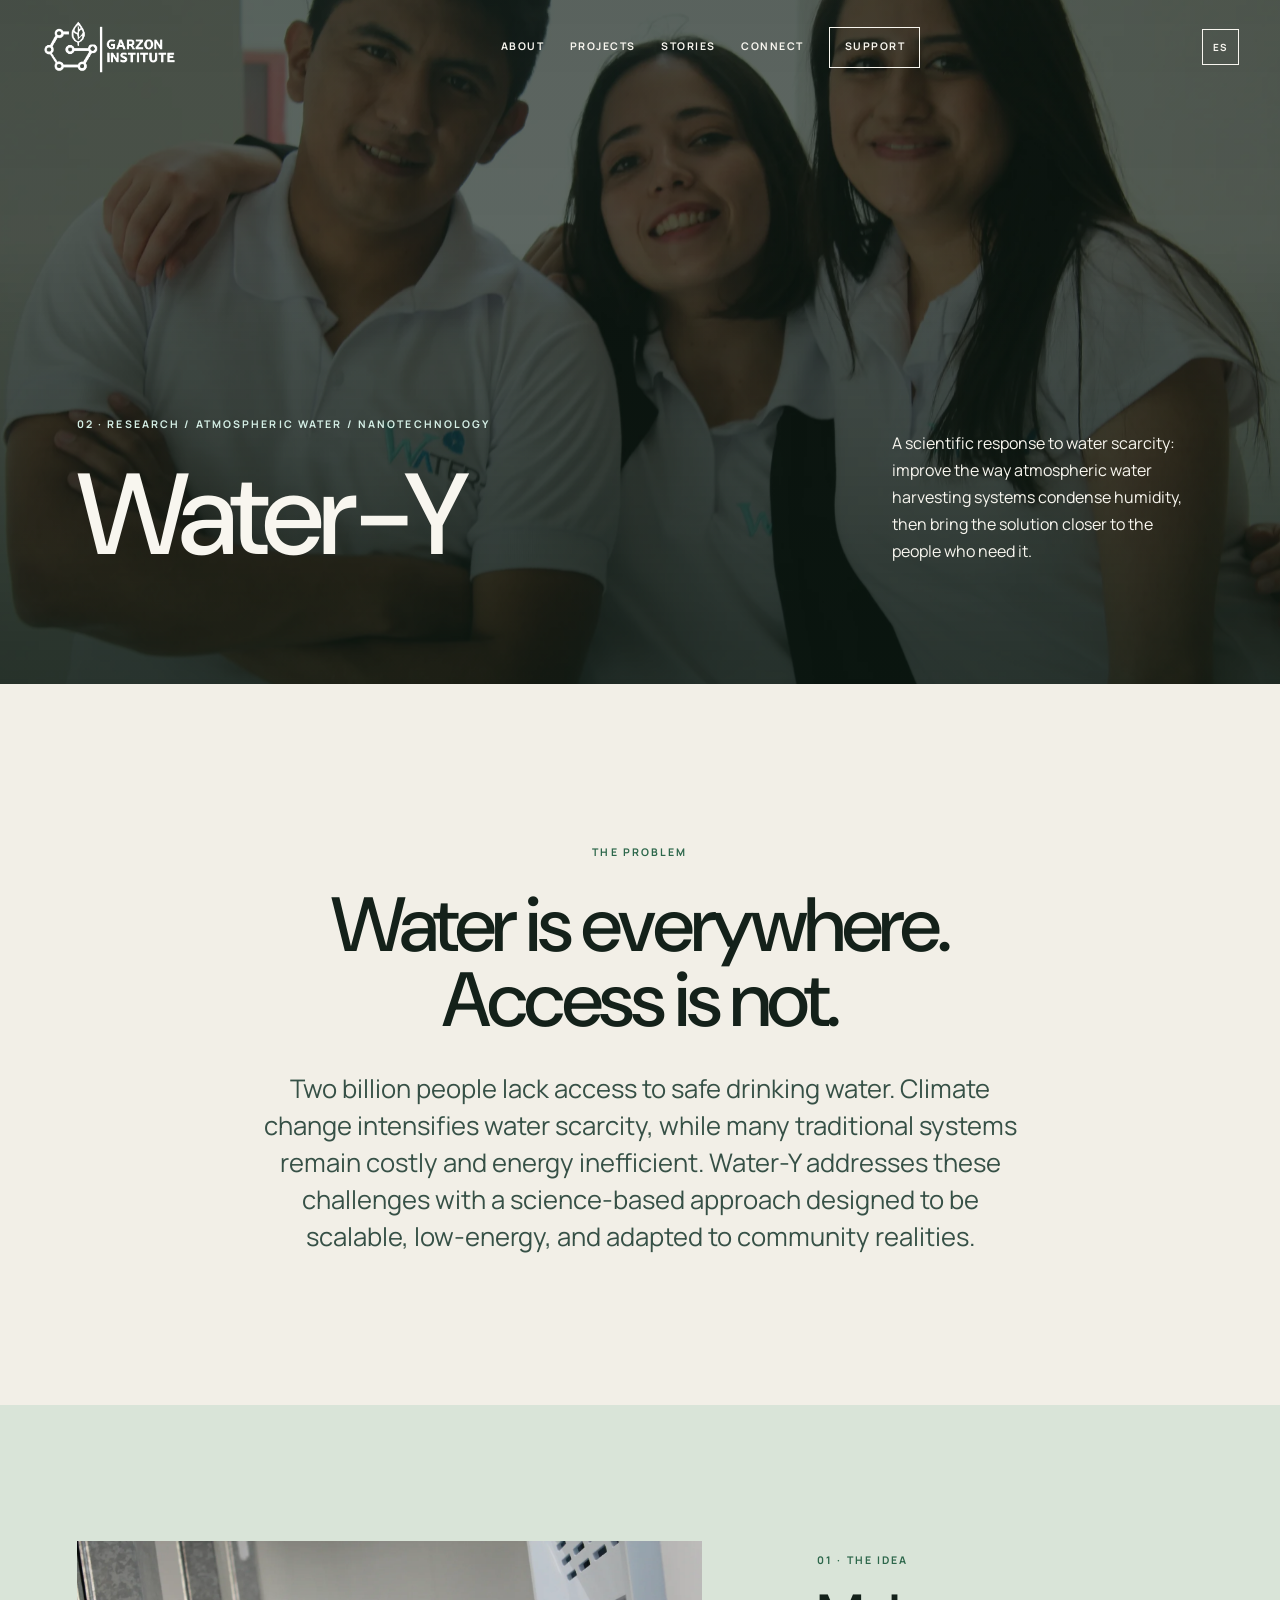
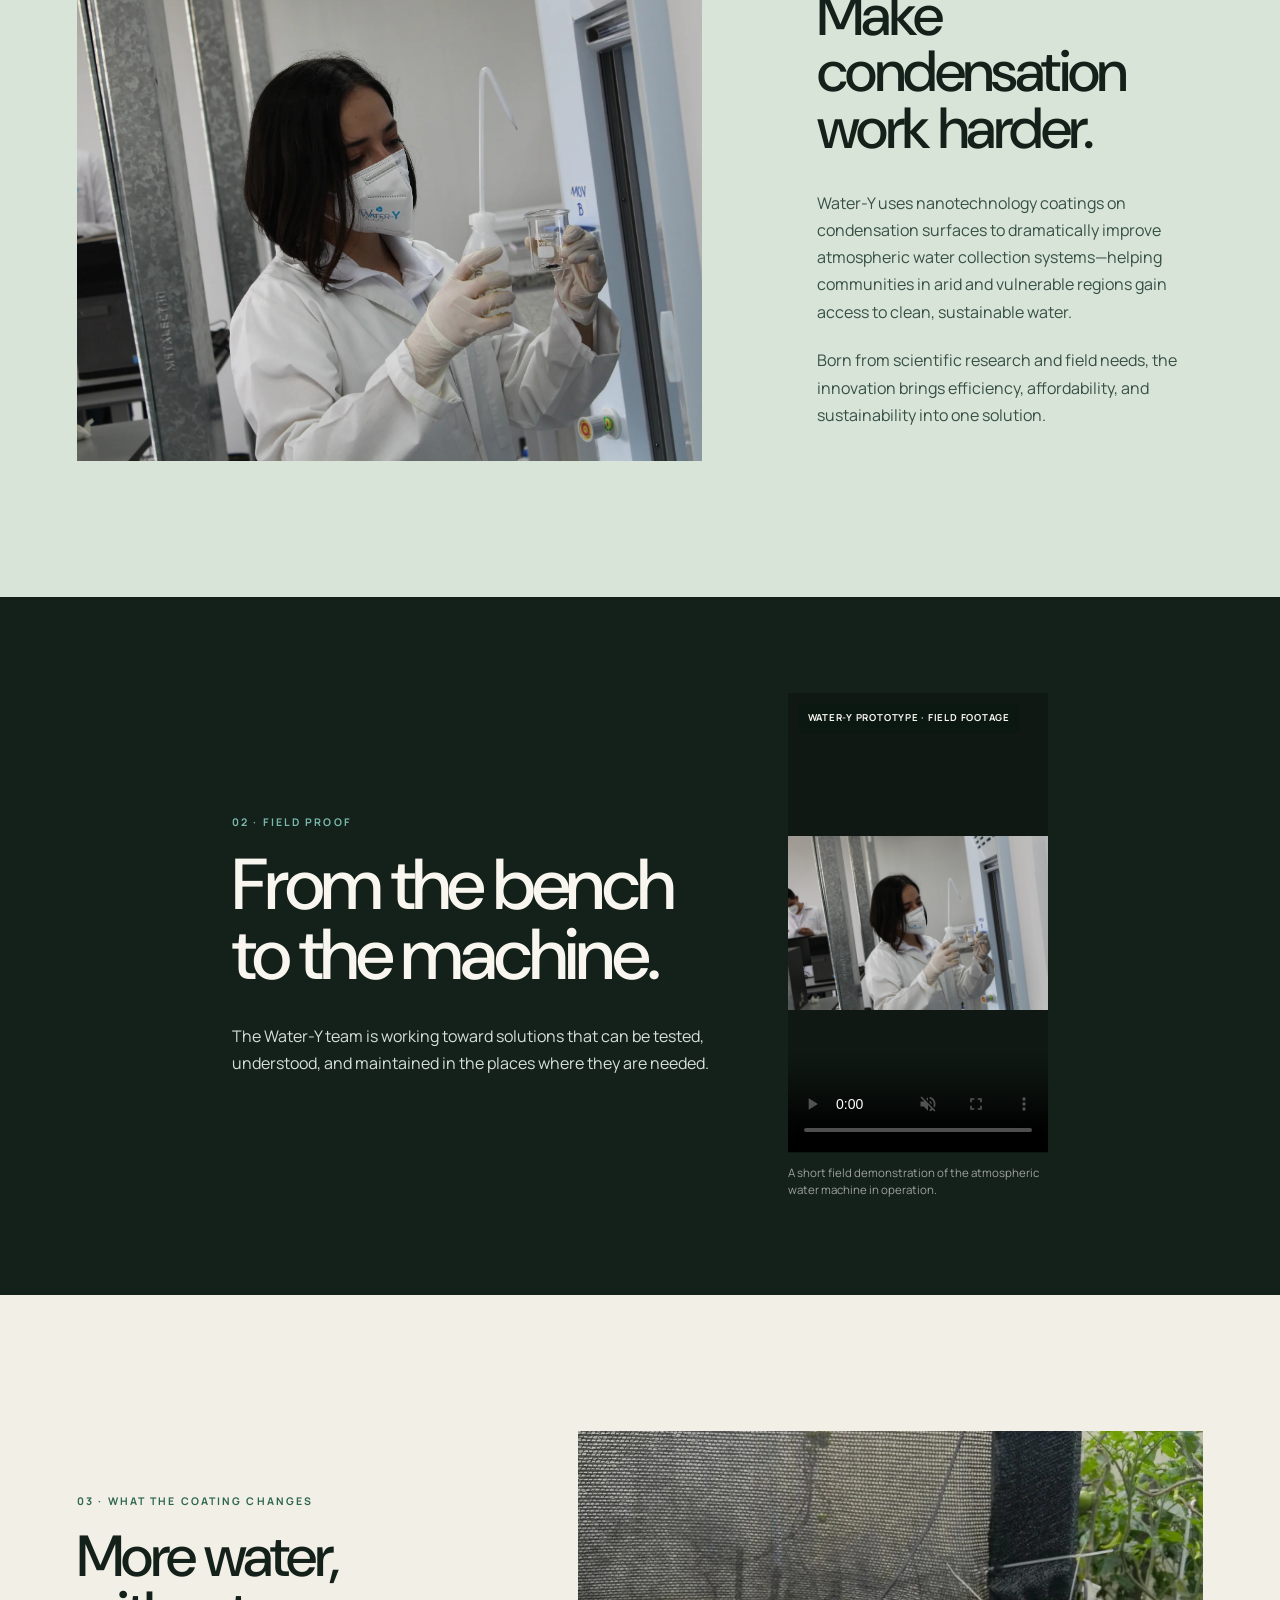
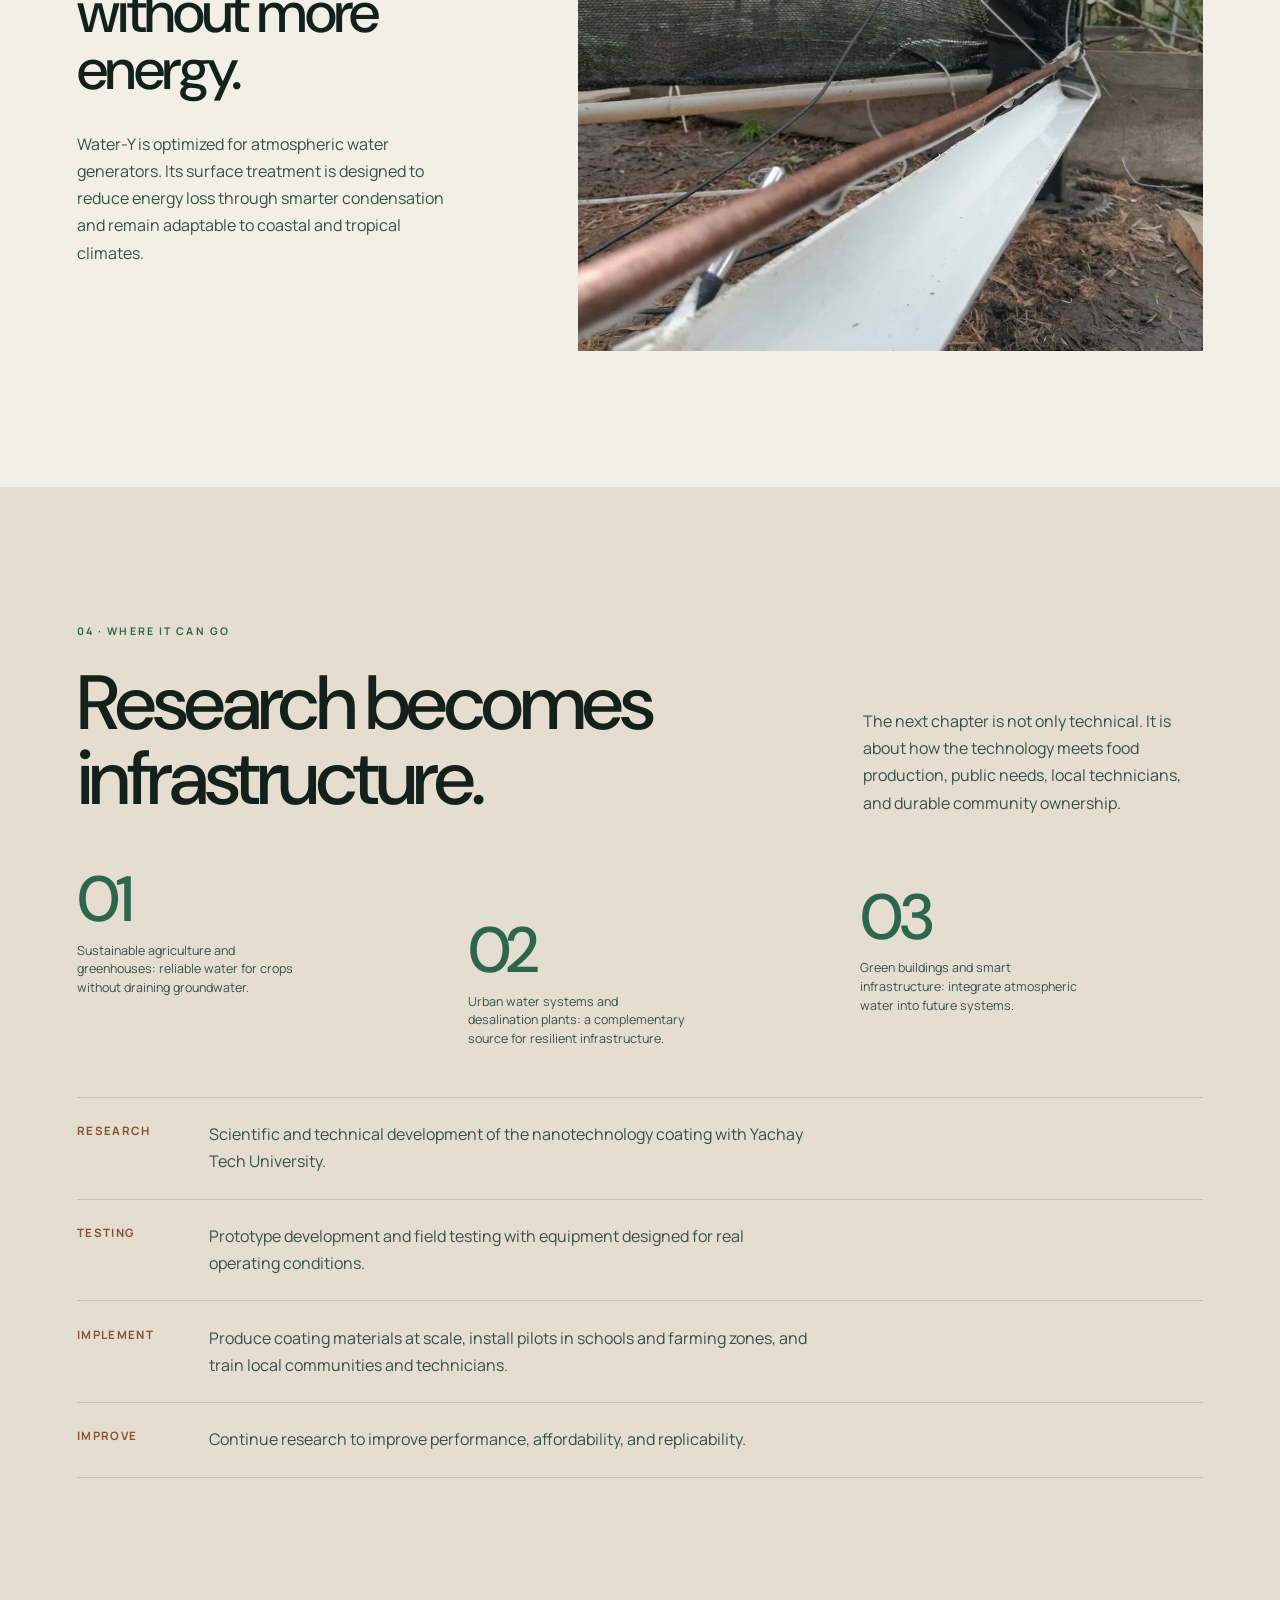
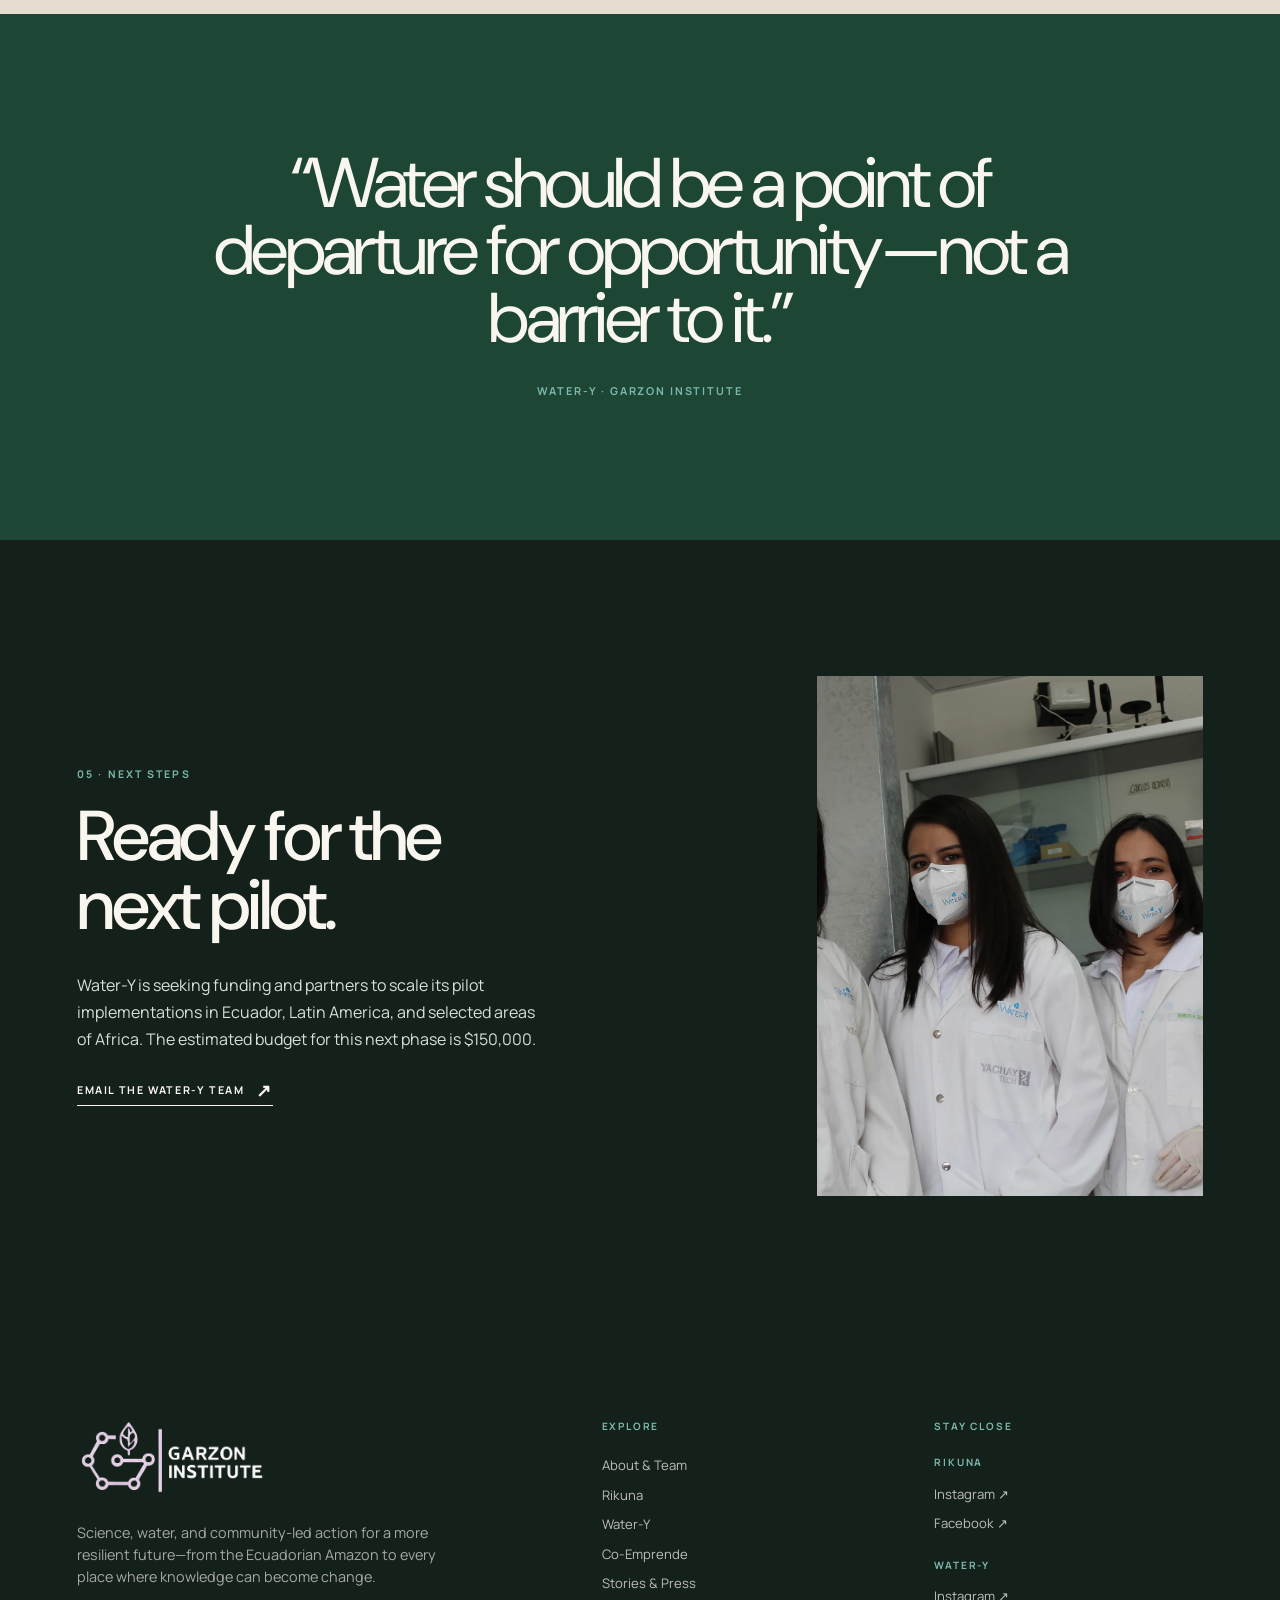
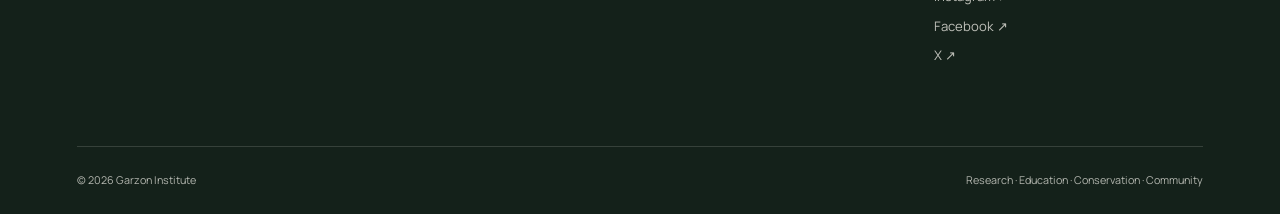
<file: water-y.html>
<!doctype html>
<html lang="en">
<head>
  <meta charset="utf-8">
  <meta name="viewport" content="width=device-width, initial-scale=1">
  <meta name="description" content="Water-Y is an award-winning atmospheric water harvesting innovation using nanotechnology coatings to improve efficiency and access to clean water.">
  <title>Water-Y — Garzon Institute</title>
  <link rel="stylesheet" href="css/styles.css?v=14">
</head>
<body data-page="water-y">
  <a class="skip-link" href="#main">Skip to content</a>
  <div data-site-header></div>
  <main id="main">
    <section class="hero hero--short">
      <img class="hero__media" src="assets/images/watery-03.webp" alt="Water-Y team members together" data-parallax>
      <div class="hero__veil"></div>
      <div class="container hero__content hero__content--split">
        <div><div class="hero__kicker reveal">02 · Research / Atmospheric water / Nanotechnology</div><h1 class="hero__title reveal delay-1">Water-Y</h1></div>
        <div class="reveal delay-2"><p class="hero__intro">A scientific response to water scarcity: improve the way atmospheric water harvesting systems condense humidity, then bring the solution closer to the people who need it.</p></div>
      </div>
    </section>

    <section class="page-intro">
      <div class="page-intro__inner reveal">
        <div class="eyebrow">The problem</div>
        <h2>Water is everywhere. Access is not.</h2>
        <p>Two billion people lack access to safe drinking water. Climate change intensifies water scarcity, while many traditional systems remain costly and energy inefficient. Water-Y addresses these challenges with a science-based approach designed to be scalable, low-energy, and adapted to community realities.</p>
      </div>
    </section>

    <section class="section section--mist">
      <div class="container chapter">
        <div class="chapter__media reveal"><img src="assets/images/watery-01.webp" alt="Water-Y researcher holding a sample in the laboratory" loading="lazy"></div>
        <div class="chapter__copy reveal delay-1">
          <div class="eyebrow">01 · The idea</div>
          <h2>Make condensation work harder.</h2>
          <p>Water-Y uses nanotechnology coatings on condensation surfaces to dramatically improve atmospheric water collection systems—helping communities in arid and vulnerable regions gain access to clean, sustainable water.</p>
          <p>Born from scientific research and field needs, the innovation brings efficiency, affordability, and sustainability into one solution.</p>
        </div>
      </div>
    </section>

    <section class="section section--dark section--prototype">
      <div class="container chapter chapter--prototype">
        <div class="chapter__copy reveal">
          <div class="eyebrow eyebrow--light">02 · Field proof</div>
          <h2>From the bench<br>to the machine.</h2>
          <p>The Water-Y team is working toward solutions that can be tested, understood, and maintained in the places where they are needed.</p>
        </div>
        <figure class="prototype-media reveal delay-1">
          <div class="video-frame">
            <video controls autoplay muted loop playsinline preload="metadata" width="480" height="848" poster="assets/images/watery-01.webp">
              <source src="assets/video/water-y-machine.mp4" type="video/mp4">
              Your browser does not support this video format.
            </video>
            <div class="video-frame__label">Water-Y prototype · field footage</div>
          </div>
          <figcaption class="caption caption--light">A short field demonstration of the atmospheric water machine in operation.</figcaption>
        </figure>
      </div>
    </section>

    <section class="section">
      <div class="container chapter chapter--reverse">
        <div class="chapter__media reveal"><img src="assets/images/rikuna-field-1.webp" alt="Atmospheric water system detail in an outdoor test setting" loading="lazy"></div>
        <div class="chapter__copy reveal delay-1">
          <div class="eyebrow">03 · What the coating changes</div>
          <h2>More water, without more energy.</h2>
          <p>Water-Y is optimized for atmospheric water generators. Its surface treatment is designed to reduce energy loss through smarter condensation and remain adaptable to coastal and tropical climates.</p>
        </div>
      </div>
    </section>

    <section class="section section--paper-deep">
      <div class="container">
        <div class="section-head reveal"><div><div class="eyebrow">04 · Where it can go</div><h2>Research becomes<br>infrastructure.</h2></div><p>The next chapter is not only technical. It is about how the technology meets food production, public needs, local technicians, and durable community ownership.</p></div>
        <div class="statline reveal">
          <div class="stat"><strong>01</strong><span>Sustainable agriculture and greenhouses: reliable water for crops without draining groundwater.</span></div>
          <div class="stat"><strong>02</strong><span>Urban water systems and desalination plants: a complementary source for resilient infrastructure.</span></div>
          <div class="stat"><strong>03</strong><span>Green buildings and smart infrastructure: integrate atmospheric water into future systems.</span></div>
        </div>
        <div class="timeline reveal">
          <div class="timeline-item"><time>RESEARCH</time><p>Scientific and technical development of the nanotechnology coating with Yachay Tech University.</p></div>
          <div class="timeline-item"><time>TESTING</time><p>Prototype development and field testing with equipment designed for real operating conditions.</p></div>
          <div class="timeline-item"><time>IMPLEMENT</time><p>Produce coating materials at scale, install pilots in schools and farming zones, and train local communities and technicians.</p></div>
          <div class="timeline-item"><time>IMPROVE</time><p>Continue research to improve performance, affordability, and replicability.</p></div>
        </div>
      </div>
    </section>

    <section class="section section--forest">
      <div class="container quote reveal"><p>“Water should be a point of departure for opportunity—not a barrier to it.”</p><cite>Water-Y · Garzon Institute</cite></div>
    </section>

    <section class="section section--dark">
      <div class="container chapter">
        <div class="chapter__copy reveal"><div class="eyebrow eyebrow--light">05 · Next steps</div><h2>Ready for the next pilot.</h2><p>Water-Y is seeking funding and partners to scale its pilot implementations in Ecuador, Latin America, and selected areas of Africa. The estimated budget for this next phase is $150,000.</p><a class="link-arrow" href="mailto:proyectowatery@gmail.com">Email the Water-Y team <span>↗</span></a></div>
        <div class="chapter__media reveal delay-1"><img src="assets/images/watery-02.webp" alt="Water-Y researchers in the laboratory" loading="lazy"></div>
      </div>
    </section>
  </main>
  <div data-site-footer></div>
  <script src="js/i18n.js?v=11"></script>
  <script src="js/site.js?v=9"></script>
</body>
</html>
</file>
<file: css/styles.css>
@import url('https://fonts.googleapis.com/css2?family=DM+Sans:wght@400;500;600;700&family=Manrope:wght@400;500;600;700&display=swap');

:root {
  --ink: #14211a;
  --ink-soft: #365046;
  --paper: #f2efe7;
  --paper-deep: #e5ded0;
  --mist: #d9e4d8;
  --forest: #1d4634;
  --forest-2: #2d674b;
  --water: #7ab8ae;
  --accent: #875034;
  --line: rgba(20, 33, 26, .16);
  --white: #f8f6ef;
  --serif: 'DM Sans', Helvetica, Arial, sans-serif;
  --sans: 'Manrope', Helvetica, Arial, sans-serif;
  --shadow: 0 24px 70px rgba(20, 33, 26, .16);
  --radius: 2px;
  --max: 1240px;
}

* { box-sizing: border-box; }
html { scroll-behavior: smooth; }
body {
  margin: 0;
  background: var(--paper);
  color: var(--ink);
  font-family: var(--sans);
  font-size: 16px;
  line-height: 1.7;
  overflow-x: hidden;
}
body.menu-open { overflow: hidden; }
img, video { display: block; max-width: 100%; }
img { width: 100%; height: auto; }
a { color: inherit; text-decoration: none; }
button { color: inherit; font: inherit; }
p { margin: 0 0 1.35rem; }
h1, h2, h3, h4 { font-family: var(--serif); font-weight: 500; letter-spacing: -.045em; line-height: .98; margin: 0; }
h1 { font-size: clamp(4rem, 9vw, 9.4rem); }
h2 { font-size: clamp(3rem, 6vw, 6.5rem); }
h3 { font-size: clamp(2rem, 3.7vw, 4rem); }
h4 { font-size: 1.15rem; letter-spacing: -.02em; }

.skip-link { position: fixed; left: 1rem; top: -5rem; z-index: 999; background: var(--white); padding: .65rem 1rem; }
.skip-link:focus { top: 1rem; }
.sr-only { position: absolute; width: 1px; height: 1px; padding: 0; margin: -1px; overflow: hidden; clip: rect(0,0,0,0); white-space: nowrap; border: 0; }

.site-header {
  position: fixed;
  top: 0;
  left: 0;
  width: 100%;
  z-index: 50;
  padding: 1.2rem 3.2vw;
  color: var(--white);
  transition: background .4s ease, color .4s ease, padding .4s ease, backdrop-filter .4s ease;
}
.site-header.scrolled, .site-header.solid {
  background: rgba(242, 239, 231, .92);
  color: var(--ink);
  padding-top: .8rem;
  padding-bottom: .8rem;
  backdrop-filter: blur(18px);
  border-bottom: 1px solid var(--line);
}
.header-inner { max-width: 1440px; margin: 0 auto; display: flex; align-items: center; justify-content: space-between; gap: 2rem; }
.brand-lockup { display: block; width: 178px; height: 56px; overflow: hidden; flex: 0 0 auto; background: transparent; }
.brand-lockup img, .footer-logo { width: 100%; height: 100%; object-fit: contain; object-position: left center; }
.brand-lockup img { filter: brightness(0) invert(1); }
.footer-logo { filter: invert(1); }
.site-header.scrolled .brand-lockup img, .site-header.solid .brand-lockup img { filter: none; mix-blend-mode: multiply; }
.header-links { display: flex; align-items: center; gap: 1.6rem; font-size: .66rem; font-weight: 700; letter-spacing: .14em; text-transform: uppercase; }
.header-links a { opacity: 1; transition: opacity .25s ease; }
.header-links a:hover, .header-links a[aria-current='page'] { opacity: 1; }
.header-cta { border: 1px solid currentColor; padding: .65rem .9rem; opacity: 1 !important; }
.language-toggle { border: 1px solid currentColor; background: transparent; padding: .55rem .6rem; cursor: pointer; font-size: .62rem; font-weight: 700; letter-spacing: .12em; }
.language-toggle:hover { color: #d4eee5; }
.site-header.scrolled .language-toggle:hover, .site-header.solid .language-toggle:hover { color: var(--forest); }
.menu-toggle { display: none; border: 0; background: transparent; padding: .35rem; cursor: pointer; }
.menu-toggle span { display: block; width: 28px; height: 1px; background: currentColor; margin: 6px 0; transition: transform .3s ease, opacity .3s ease; }
.menu-open .menu-toggle span:first-child { transform: translateY(7px) rotate(45deg); }
.menu-open .menu-toggle span:nth-child(2) { opacity: 0; }
.menu-open .menu-toggle span:last-child { transform: translateY(-7px) rotate(-45deg); }
.menu-panel { position: fixed; inset: 0; z-index: 40; display: grid; place-items: center; background: var(--forest); color: var(--white); opacity: 0; visibility: hidden; pointer-events: none; transition: opacity .35s ease, visibility .35s; }
.menu-open .menu-panel { opacity: 1; visibility: visible; pointer-events: auto; }
.menu-panel nav { display: grid; gap: .35rem; text-align: center; }
.menu-panel a { font-family: var(--serif); font-size: clamp(2.6rem, 8vw, 6.8rem); line-height: .95; transition: color .2s ease, transform .2s ease; }
.menu-panel a:hover { color: var(--water); transform: translateX(.2em); }

.hero { position: relative; min-height: min(100vh, 980px); display: flex; align-items: flex-end; overflow: hidden; color: var(--white); background: var(--forest); }
.hero--short { min-height: 76vh; }
.hero__media { position: absolute; inset: 0; width: 100%; height: 100%; object-fit: cover; transform: scale(1.03); animation: slow-zoom 16s ease-out both; }
.hero__veil { position: absolute; inset: 0; background: linear-gradient(180deg, rgba(11, 24, 17, .68) 0%, rgba(11, 24, 17, .66) 35%, rgba(11, 24, 17, .84) 100%); }
.hero__content { position: relative; z-index: 1; width: min(var(--max), 88vw); margin: 0 auto; padding: 10rem 0 7rem; }
.hero__content--split { display: grid; grid-template-columns: minmax(0, 1.1fr) minmax(260px, .48fr); align-items: end; gap: 8vw; }
.hero__kicker, .eyebrow { font-size: .66rem; font-weight: 700; letter-spacing: .2em; text-transform: uppercase; }
.hero__kicker { margin-bottom: 1.6rem; color: #d4eee5; }
.hero__title { max-width: 1000px; text-wrap: balance; }
.hero__intro { max-width: 370px; margin: 0 0 .4rem; color: var(--white); font-size: 1rem; }
.hero__hint { display: flex; align-items: center; gap: .65rem; margin-top: 3.3rem; font-size: .65rem; font-weight: 700; letter-spacing: .16em; text-transform: uppercase; }
.scroll-line { display: inline-block; width: 62px; height: 1px; background: currentColor; transform-origin: left; animation: pulse-line 2.2s ease-in-out infinite; }
.hero__monogram { position: absolute; right: 0; bottom: 8rem; font-size: .68rem; letter-spacing: .22em; writing-mode: vertical-rl; text-transform: uppercase; }

.page-intro { padding: 10rem 0 8rem; }
.page-intro__inner { width: min(780px, 88vw); margin: 0 auto; text-align: center; }
.page-intro__inner h2 { overflow-wrap: anywhere; hyphens: auto; }
.page-intro__inner p { margin-top: 2rem; font-size: clamp(1.2rem, 2vw, 1.7rem); line-height: 1.45; color: var(--ink-soft); }
.eyebrow { margin-bottom: 1.6rem; color: var(--forest-2); }
.eyebrow--light { color: var(--water); }

.section { position: relative; padding: 8.5rem 0; }
.section--tight { padding-top: 4.5rem; padding-bottom: 4.5rem; }
.section--dark { background: var(--ink); color: var(--white); }
.section--forest { background: var(--forest); color: var(--white); }
/* Keep inherited paragraph, label, and timeline colors readable on dark surfaces. */
.section--dark, .section--forest {
  --ink-soft: #d6e0d8;
  --forest-2: #a1ccc1;
  --accent: #dbab87;
  --line: rgba(248, 246, 239, .25);
}
.section--mist { background: var(--mist); }
.section--paper-deep { background: var(--paper-deep); }
.container { width: min(var(--max), 88vw); margin: 0 auto; }
.narrow { width: min(700px, 88vw); margin: 0 auto; }
.section-head { display: flex; justify-content: space-between; gap: 2rem; align-items: end; margin-bottom: 3.4rem; }
.section-head p { max-width: 340px; margin: 0; color: var(--ink-soft); }
.section--dark .section-head p, .section--forest .section-head p { color: rgba(248,246,239,.68); }

.reveal { opacity: 0; transform: translateY(28px); transition: opacity .85s ease, transform .85s cubic-bezier(.2,.7,.2,1); }
.reveal.is-visible { opacity: 1; transform: none; }
.delay-1 { transition-delay: .12s; }
.delay-2 { transition-delay: .24s; }
.delay-3 { transition-delay: .36s; }

.manifesto { padding: 10rem 0; background: var(--forest); color: var(--white); }
.manifesto__text { width: min(1050px, 88vw); margin: 0 auto; font-family: var(--serif); font-size: clamp(3.4rem, 7.4vw, 8rem); line-height: .94; letter-spacing: -.06em; }
.manifesto__text em { color: var(--water); font-style: normal; }

/* Editorial pacing: one image-led moment instead of a row of report cards. */
.signal-section { padding-bottom: 10rem; }
.signal-grid { display: grid; grid-template-columns: minmax(0, 1.08fr) minmax(0, .92fr); gap: 1rem; }
.signal { display: grid; min-height: 530px; overflow: hidden; }
.signal--fossil { grid-template-columns: minmax(0, .9fr) minmax(0, 1.1fr); background: var(--forest); color: var(--white); }
.signal--water { grid-template-columns: minmax(0, 1.1fr) minmax(0, .9fr); background: var(--paper-deep); color: var(--ink); }
.signal__media { min-height: 530px; overflow: hidden; }
.signal__media img { width: 100%; height: 100%; object-fit: cover; transition: transform 1s cubic-bezier(.2,.7,.2,1); }
.signal:hover .signal__media img { transform: scale(1.035); }
.signal__copy { align-self: center; padding: clamp(1.6rem, 3.5vw, 3.4rem); }
.signal__copy h3 { margin: .9rem 0 1.1rem; font-size: clamp(2rem, 3.2vw, 3.6rem); overflow-wrap: anywhere; hyphens: auto; }
.signal__copy p { max-width: 340px; margin-bottom: 1.7rem; color: var(--ink-soft); font-size: .9rem; line-height: 1.55; }
.signal--fossil .signal__copy p { color: rgba(248,246,239,.72); }
.signal--fossil .eyebrow { color: var(--water); }
.signal--water .eyebrow { color: var(--forest-2); }
.compact-link-section { padding: 8rem 0; }
.compact-link { display: grid; grid-template-columns: minmax(0, .9fr) minmax(260px, .62fr); gap: 8vw; align-items: end; }
.compact-link__copy p { max-width: 460px; margin: 0 0 1.8rem; color: var(--ink-soft); }
.closing-section__inner { max-width: 760px; }
.closing-section__inner h2 { max-width: 620px; margin: 1.1rem 0 1.3rem; }
.closing-section__inner p { max-width: 420px; margin-bottom: 2rem; color: rgba(248,246,239,.72); }

.project-rail { display: grid; grid-template-columns: repeat(3, minmax(0,1fr)); gap: 1.2rem; }
.project-panel { position: relative; min-height: 590px; overflow: hidden; background: var(--forest); color: var(--white); }
.project-panel img { position: absolute; inset: 0; width: 100%; height: 100%; object-fit: cover; transition: transform .8s cubic-bezier(.2,.7,.2,1); }
.project-panel::after { content: ''; position: absolute; inset: 0; background: linear-gradient(180deg, rgba(12,24,16,.66) 0%, rgba(12,24,16,.72) 35%, rgba(12,24,16,.92) 100%); }
.project-panel:hover img { transform: scale(1.06); }
.project-panel__content { position: absolute; z-index: 1; inset: auto 2rem 2rem; }
.project-panel__tag { margin-bottom: 1rem; color: #d4eee5; font-size: .64rem; font-weight: 700; letter-spacing: .2em; text-transform: uppercase; }
.project-panel h3 { margin-bottom: .8rem; font-size: clamp(2.8rem, 4.4vw, 5.3rem); }
.project-panel p { max-width: 300px; margin-bottom: 1.7rem; color: var(--white); font-size: .94rem; line-height: 1.5; }

.link-arrow { display: inline-flex; align-items: center; gap: .75rem; padding-bottom: .35rem; border-bottom: 1px solid currentColor; font-size: .67rem; font-weight: 700; letter-spacing: .15em; text-transform: uppercase; transition: gap .25s ease, color .25s ease; }
.link-arrow:hover { gap: 1.15rem; color: var(--accent); }
.link-arrow span { font-size: 1.1rem; line-height: 0; }
.section--dark .link-arrow:hover, .section--forest .link-arrow:hover { color: var(--water); }
.project-panel .link-arrow:hover, .signal--fossil .link-arrow:hover, .contact-block--accent .link-arrow:hover { color: #d4eee5; }

.chapter { display: grid; grid-template-columns: minmax(0, 1.1fr) minmax(300px, .68fr); align-items: center; gap: 9vw; }
.chapter--reverse { grid-template-columns: minmax(300px, .68fr) minmax(0, 1.1fr); }
.chapter--reverse .chapter__media { order: 2; }
.chapter__media { position: relative; min-height: 520px; overflow: hidden; }
.chapter__media img, .chapter__media video { width: 100%; height: 100%; min-height: 520px; object-fit: cover; }
.chapter__copy { max-width: 470px; container-type: inline-size; }
.chapter__copy h2 { margin-bottom: 2rem; font-size: clamp(2.35rem, min(6vw, 15cqi), 6.5rem); }
.chapter__copy p { color: var(--ink-soft); }
.chapter__copy .eyebrow { margin-bottom: 1.1rem; }
.caption { margin-top: .8rem; color: var(--ink-soft); font-size: .72rem; line-height: 1.45; }
.caption--light { color: rgba(248,246,239,.6); }

.image-bleed { width: 100%; height: clamp(420px, 68vw, 840px); overflow: hidden; background: var(--forest); }
.image-bleed img { width: 100%; height: 100%; object-fit: cover; transition: transform 1.2s ease; }
.image-bleed:hover img { transform: scale(1.035); }
.image-bleed--tall { height: clamp(560px, 78vw, 980px); }
.image-bleed--contained { width: min(var(--max), 88vw); margin: 0 auto; }

/* Rotate the original photograph left without resampling it. Swapping the
   image dimensions keeps object-fit correct in both portrait and wide frames. */
.cave-photo { position: relative; container-type: size; }
.chapter__media.cave-photo { aspect-ratio: 3 / 4; }
.cave-photo img {
  position: absolute;
  left: 50%;
  top: 50%;
  width: 100cqh;
  height: 100cqw;
  min-height: 0;
  max-width: none;
  translate: -50% -50%;
  rotate: -90deg;
  object-fit: cover;
}

.discovery-art { margin: 2rem 0 0; }
.discovery-art img { width: 100%; height: auto; }
.image-credit { font-size: .7rem; line-height: 1.55; color: var(--ink-soft); }
.image-credit a { text-decoration: underline; text-underline-offset: .15em; }
.hero-credit { margin: .75rem auto 0; }

.quote { width: min(900px, 88vw); margin: 0 auto; text-align: center; }
.quote p { margin-bottom: 1.5rem; font-family: var(--serif); font-size: clamp(2.5rem, 5.5vw, 5.7rem); line-height: .96; letter-spacing: -.05em; }
.quote cite { color: var(--water); font-size: .68rem; font-style: normal; font-weight: 700; letter-spacing: .17em; text-transform: uppercase; }

.statline { display: grid; grid-template-columns: repeat(3,1fr); gap: 3rem; }
.stat { position: relative; padding: 0; }
.stat:nth-child(2) { padding-top: 3.2rem; }
.stat:nth-child(3) { padding-top: 1.1rem; }
.stat strong { display: block; margin-bottom: .8rem; font-family: var(--serif); font-size: clamp(2.8rem, 5vw, 5.2rem); font-weight: 500; line-height: .9; letter-spacing: -.06em; color: var(--forest-2); }
.section--dark .stat strong, .section--forest .stat strong { color: var(--water); }
.stat span { display: block; max-width: 220px; color: var(--ink-soft); font-size: .78rem; line-height: 1.5; }
.section--dark .stat span, .section--forest .stat span { color: rgba(248,246,239,.66); }

/* Keep each Rikuna number and its description on the same fixed grid. */
.statline--aligned { grid-template-columns: repeat(3, minmax(0, 1fr)); align-items: start; gap: 2.5rem; }
.statline--aligned .stat { display: grid; grid-template-columns: 3.5rem minmax(0, 1fr); align-items: start; gap: 1rem; padding: 0; }
.statline--aligned .stat strong { margin: 0; font-size: 2.8rem; line-height: 1; letter-spacing: -.04em; font-variant-numeric: lining-nums tabular-nums; }
.statline--aligned .stat span { max-width: none; padding-top: .15rem; font-size: .85rem; line-height: 1.6; }

.gallery { display: grid; grid-template-columns: 1.06fr .72fr .72fr; grid-template-rows: 280px 280px; gap: 1rem; }
.gallery figure { position: relative; margin: 0; overflow: hidden; background: var(--forest); }
.gallery figure:first-child { grid-row: span 2; }
.gallery figure img { width: 100%; height: 100%; object-fit: cover; transition: transform .8s ease; }
.gallery figure:hover img { transform: scale(1.06); }
.gallery figcaption { position: absolute; right: 1rem; bottom: .9rem; left: 1rem; color: var(--white); font-size: .7rem; text-shadow: 0 1px 18px rgba(0,0,0,.5); }

.section--prototype { padding-block: 6rem; }
.chapter--prototype { grid-template-columns: minmax(0, 480px) 260px; justify-content: center; gap: clamp(2.5rem, 6vw, 5rem); }
.chapter--prototype .chapter__copy { max-width: none; }
.chapter--prototype .chapter__copy p:last-child { margin-bottom: 0; }
.prototype-media { width: 100%; max-width: 260px; margin: 0; justify-self: center; }
.video-frame { position: relative; width: 100%; background: #0f1813; overflow: hidden; }
.video-frame video { width: 100%; height: auto; aspect-ratio: 30 / 53; object-fit: contain; }
.video-frame__label { position: absolute; left: .65rem; top: .65rem; max-width: calc(100% - 1.3rem); z-index: 1; padding: .4rem .55rem; background: rgba(11,24,17,.85); color: var(--white); font-size: .6rem; font-weight: 700; letter-spacing: .08em; text-transform: uppercase; pointer-events: none; }

.timeline { margin-top: 3rem; border-top: 1px solid var(--line); }
.timeline-item { display: grid; grid-template-columns: 100px 1fr; gap: 2rem; padding: 1.45rem 0; border-bottom: 1px solid var(--line); }
.timeline-item time { color: var(--accent); font-size: .72rem; font-weight: 700; letter-spacing: .12em; }
.timeline-item p { max-width: 600px; margin: 0; color: var(--ink-soft); }

.people-intro { display: grid; grid-template-columns: minmax(0, .7fr) minmax(0, 1fr); gap: 8vw; align-items: end; }
.people-intro p { max-width: 470px; margin: 0; color: var(--ink-soft); font-size: 1.15rem; line-height: 1.45; }
.team-list { margin-top: 5rem; border-top: 1px solid var(--line); }
.team-member { display: grid; grid-template-columns: 1.1fr .75fr 1.3fr; gap: 2rem; align-items: baseline; padding: 1.15rem 0; border-bottom: 1px solid var(--line); }
.team-member__name { font-family: var(--serif); font-size: 1.6rem; letter-spacing: -.03em; }
.team-member__role { color: var(--accent); font-size: .68rem; font-weight: 700; letter-spacing: .12em; text-transform: uppercase; }
.team-member__bio { margin: 0; color: var(--ink-soft); font-size: .82rem; line-height: 1.55; }

.partner-list { display: grid; grid-template-columns: repeat(3, 1fr); gap: 0 2rem; border-top: 1px solid var(--line); }
.partner { padding: 1.55rem 0; border-bottom: 1px solid var(--line); }
.partner strong { display: block; font-family: var(--serif); font-size: 1.25rem; font-weight: 500; }
.partner span { display: block; margin-top: .35rem; color: var(--ink-soft); font-size: .7rem; line-height: 1.45; }

.press-list { border-top: 1px solid var(--line); }
.press-item { display: grid; grid-template-columns: 110px 1fr auto; gap: 2rem; align-items: center; padding: 1.7rem 0; border-bottom: 1px solid var(--line); }
.press-item__type { color: var(--accent); font-size: .65rem; font-weight: 700; letter-spacing: .13em; text-transform: uppercase; }
.press-item h3 { font-size: 1.35rem; letter-spacing: -.025em; }
.press-item p { margin: .35rem 0 0; color: var(--ink-soft); font-size: .82rem; line-height: 1.5; }

.contact-grid { display: grid; grid-template-columns: 1fr 1fr; gap: 1rem; }
.contact-block { min-height: 300px; padding: 2.4rem; background: var(--paper-deep); }
.contact-block--accent { background: var(--forest); color: var(--white); }
.contact-block h3 { margin-bottom: 1.2rem; font-size: 2.3rem; }
.contact-block p { max-width: 380px; color: var(--ink-soft); }
.contact-block--accent p { color: rgba(248,246,239,.72); }
.contact-block .link-arrow { margin-top: 1rem; }
.social-list { display: grid; grid-template-columns: repeat(2, minmax(0, 1fr)); gap: 2rem; margin-top: 1.8rem; }
.social-list__group { display: grid; gap: .55rem; }
.social-list__group .eyebrow { margin-bottom: .35rem; color: var(--forest-2); }
.social-list a { font-size: .68rem; font-weight: 700; letter-spacing: .1em; text-transform: uppercase; }

.footer { padding: 5.4rem 0 1.5rem; background: var(--ink); color: var(--white); }
.footer-logo-link { display: block; width: min(250px, 70vw); height: 78px; margin-bottom: 1.6rem; overflow: hidden; background: transparent; }
.footer-logo { opacity: .98; }
.footer__top { display: grid; grid-template-columns: 1.2fr .7fr .7fr; gap: 4rem; padding-bottom: 5rem; }
.footer__mission { max-width: 360px; color: rgba(248,246,239,.64); font-size: .9rem; line-height: 1.55; }
.footer__heading { margin-bottom: 1.2rem; color: var(--water); font-size: .63rem; font-weight: 700; letter-spacing: .18em; text-transform: uppercase; }
.footer__links { display: grid; gap: .45rem; font-size: .82rem; }
.footer__social-groups { display: grid; gap: 1.4rem; }
.footer__social-groups .footer__heading { margin-bottom: .7rem; }
.footer__links a { color: rgba(248,246,239,.74); transition: color .2s ease; }
.footer__links a:hover { color: var(--white); }
.footer__bottom { display: flex; justify-content: space-between; gap: 1rem; padding-top: 1.5rem; border-top: 1px solid rgba(248,246,239,.15); color: rgba(248,246,239,.7); font-size: .67rem; }

@keyframes slow-zoom { from { transform: scale(1.03); } to { transform: scale(1.1); } }
@keyframes pulse-line { 0%,100% { transform: scaleX(.55); opacity: .55; } 50% { transform: scaleX(1); opacity: 1; } }

@media (max-width: 900px) {
  .site-header { padding: 1rem 6vw; }
  .header-links { display: none; }
  .brand-lockup { width: 150px; height: 48px; }
  .menu-toggle { display: block; }
  .hero__content { width: 88vw; padding-bottom: 5.5rem; }
  .hero__content--split { display: block; }
  .hero__intro { margin-top: 2rem; }
  .hero__monogram { display: none; }
  .section, .page-intro, .manifesto { padding: 6.5rem 0; }
  .signal-grid { grid-template-columns: 1fr; }
  .signal { min-height: 460px; }
  .signal__media { min-height: 460px; }
  .compact-link { grid-template-columns: 1fr; gap: 2.5rem; }
  .project-rail { display: flex; overflow-x: auto; scroll-snap-type: x mandatory; padding-bottom: .8rem; margin-right: -6vw; }
  .project-panel { flex: 0 0 min(76vw, 520px); min-height: 520px; scroll-snap-align: start; }
  .chapter, .chapter--reverse, .people-intro { grid-template-columns: 1fr; gap: 3rem; }
  .chapter--prototype { max-width: 560px; gap: 2.5rem; }
  .section--prototype { padding-block: 5rem; }
  .chapter--reverse .chapter__media { order: initial; }
  .chapter__media, .chapter__media img, .chapter__media video { min-height: 440px; }
  .gallery { grid-template-columns: 1fr 1fr; grid-template-rows: 270px 200px 200px; }
  .gallery figure:first-child { grid-row: span 2; }
  .gallery figure:last-child { grid-column: span 2; }
  .statline { grid-template-columns: 1fr; gap: 2.8rem; }
  .stat:nth-child(2), .stat:nth-child(3) { padding-top: 0; }
  .statline--aligned { gap: 1.75rem; }
  .partner-list { grid-template-columns: repeat(2,1fr); }
  .footer__top { grid-template-columns: 1fr 1fr; }
  .footer__top > :first-child { grid-column: span 2; }
}

@media (max-width: 620px) {
  body { font-size: 15px; }
  h1 { font-size: clamp(2.8rem, 14.5vw, 5.6rem); }
  h2 { font-size: clamp(2.35rem, 12vw, 4.6rem); }
  .chapter__copy h2 { font-size: clamp(2.35rem, min(12vw, 15cqi), 4.6rem); }
  .hero { min-height: 86vh; }
  .hero--short { min-height: 72vh; }
  .hero__content { padding-top: 8rem; padding-bottom: 4rem; }
  .hero__kicker { margin-bottom: 1.1rem; }
  .brand-lockup { width: 138px; height: 44px; }
  .language-toggle { margin-left: auto; margin-right: .4rem; }
  .section-head { display: block; }
  .section-head p { margin-top: 1.2rem; }
  .project-panel { flex-basis: 84vw; min-height: 500px; }
  .signal { grid-template-columns: 1fr; min-height: 0; }
  .signal--water .signal__media { order: initial; }
  .signal__media { min-height: 320px; }
  .signal__copy { padding: 2rem 1.5rem 2.4rem; }
  .social-list { grid-template-columns: 1fr; }
  .chapter__media, .chapter__media img, .chapter__media video { min-height: 330px; }
  .prototype-media { max-width: 240px; }
  .image-bleed--tall { height: 540px; }
  .gallery { display: flex; flex-wrap: wrap; }
  .gallery figure { width: 100%; height: 280px; }
  .gallery figure:first-child { height: 390px; }
  .gallery figure:last-child { width: 100%; }
  .timeline-item { grid-template-columns: 1fr; gap: .35rem; }
  .team-member { grid-template-columns: 1fr; gap: .25rem; padding: 1.3rem 0; }
  .partner-list { grid-template-columns: 1fr; }
  .press-item { grid-template-columns: 1fr; gap: .55rem; }
  .press-item .link-arrow { width: max-content; }
  .contact-grid { grid-template-columns: 1fr; }
  .footer__top { grid-template-columns: 1fr; gap: 2.8rem; }
  .footer__top > :first-child { grid-column: auto; }
  .footer__bottom { display: block; }
  .footer__bottom span { display: block; margin-top: .45rem; }
}

/* Long English and Spanish words must still fit on compact phones. */
@media (max-width: 380px) {
  h1 { font-size: 2.8rem; }
  h2, .chapter__copy h2 { font-size: 2.35rem; }
  .manifesto__text { font-size: 2.5rem; }
}

@media (prefers-reduced-motion: reduce) {
  *, *::before, *::after { scroll-behavior: auto !important; animation-duration: .01ms !important; animation-iteration-count: 1 !important; transition-duration: .01ms !important; }
  .reveal { opacity: 1; transform: none; }
}
</file>
